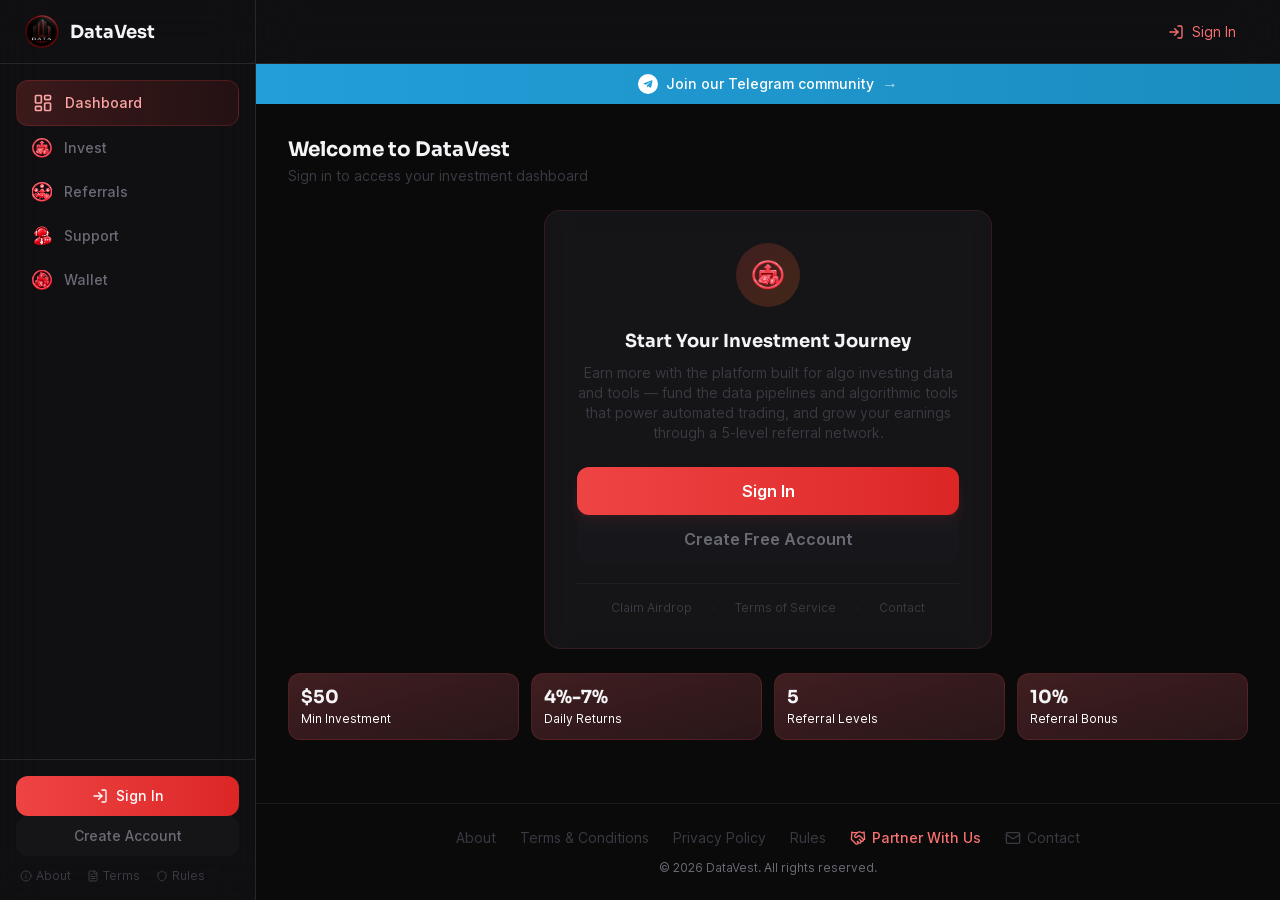
<file: index.html>
<!DOCTYPE html>
<html lang="en" data-scrapbook-adoptedstylesheets="0" data-scrapbook-source="https://datavest.live/"
  data-scrapbook-create="20260926214526801"
  data-scrapbook-adoptedstylesheet-0="@font-face { font-family: Inter; src: url(&quot;-PBHpLtAaTVQwuVmLMsXj_bX9_S7NNs2g79-_lPnaY673hZ8go5c1_1usfLhay9mOtZm77Ot3NlJtgKhyfu1Tmi9fgwVkAvZFOhMhN9d4AMqomqBShqNqasy.woff2&quot;) format(&quot;woff2&quot;); font-style: normal; font-weight: 400; unicode-range: U+460-52F, U+1C80-1C88, U+20B4, U+2DE0-2DFF, U+A640-A69F, U+FE2E-FE2F; }

@font-face { font-family: Inter; src: url(&quot;ectw8j4wn87zjDzcZOZoB-HRtcCVPLXDsR4A9xeiQpzOKIh4Vr3E8aOzKHK7-X1WBIQOL-WRvl4fpUht9WxGIUs51XNI5vLHZTDOL4RHL_52XYOlP7grFEYB.woff2&quot;) format(&quot;woff2&quot;); font-style: normal; font-weight: 400; unicode-range: U+301, U+400-45F, U+490-491, U+4B0-4B1, U+2116; }

@font-face { font-family: Inter; src: url(&quot;nZmaSdapzQvpsizDck37AHjBxzdG1tV3h0UJb4W84zl983juBygmnRv1X23f2HTKMbwJ16mm10eHU5pY7CBuvulQxi4jzsCglu5Z083ZLXyvb-WB1aewXB-R.woff2&quot;) format(&quot;woff2&quot;); font-style: normal; font-weight: 400; unicode-range: U+1F00-1FFF; }

@font-face { font-family: Inter; src: url(&quot;8mCHbCDlnUXgrt9H1CgcAOfLgD2seI47AZxbTB5efxDXPV3i-VvrOOdwomY-wf0Uzkou_JHVREHgVGiR45NfBGof5snD2bud4-bKTOqsiZC_NHKP50_8b6-0.woff2&quot;) format(&quot;woff2&quot;); font-style: normal; font-weight: 400; unicode-range: U+370-377, U+37A-37F, U+384-38A, U+38C, U+38E-3A1, U+3A3-3FF; }

@font-face { font-family: Inter; src: url(&quot;g0mdqc-RPKrsz3lTl6V_XdRB1yt7WGq3Ozsd2FvAbJcb0P54utEXRmkasSJWQ992IE5p7jGk773ooK1csN8_VTu413e5_gZbKcPeSZBgKzAfQT-yBvsdXhLL.woff2&quot;) format(&quot;woff2&quot;); font-style: normal; font-weight: 400; unicode-range: U+102-103, U+110-111, U+128-129, U+168-169, U+1A0-1A1, U+1AF-1B0, U+300-301, U+303-304, U+308-309, U+323, U+329, U+1EA0-1EF9, U+20AB; }

@font-face { font-family: Inter; src: url(&quot;S7iVs9b1alux6laPRJ4HGaDcMJS2ZuBq6t2aHcoejPlRugdZ_J8EjbMpDAVVOCuGG_5wSZvJOZWsP4jRYj7gYNvJByPBRbJtLGXWdlXtlHXHHYPtX2q0uRxe.woff2&quot;) format(&quot;woff2&quot;); font-style: normal; font-weight: 400; unicode-range: U+100-2AF, U+304, U+308, U+329, U+1E00-1E9F, U+1EF2-1EFF, U+2020, U+20A0-20AB, U+20AD-20C0, U+2113, U+2C60-2C7F, U+A720-A7FF; }

@font-face { font-family: Inter; src: url(&quot;74lHnULD_ej-SwZeHUYaF4nTfPEuWKdkoTSuhq8e5LNrSZrHnHfbItb9lNZVq0TrArYQpH9WAvwv4FfHEoRzV6blH6qRfUEuW1NB4ANSr9t7Pwgm04LsynP9.woff2&quot;) format(&quot;woff2&quot;); font-style: normal; font-weight: 400; unicode-range: U+0-FF, U+131, U+152-153, U+2BB-2BC, U+2C6, U+2DA, U+2DC, U+304, U+308, U+329, U+2000-206F, U+2074, U+20AC, U+2122, U+2191, U+2193, U+2212, U+2215, U+FEFF, U+FFFD; }

@font-face { font-family: Inter; src: url(&quot;n7laspA3WR5rfmOijqXHQfxJnhd1f_nC02kr4riBMEhu5apYoc9w9Fpam-WeLC-B8rmxq2OoaeN6jxYtXHuNHcJbSHGxiQVKcZbYfxo-dTaMkSFWJz_h-Oez.woff2&quot;) format(&quot;woff2&quot;); font-style: normal; font-weight: 500; unicode-range: U+460-52F, U+1C80-1C8A, U+20B4, U+2DE0-2DFF, U+A640-A69F, U+FE2E-FE2F; }

@font-face { font-family: Inter; src: url(&quot;lrKozSeLo2k73kP_DVMGWgcyrcpa8lP0yBBlB4uojFV3jt6iRVCdAwAqrJvMRGLZKk7rgCLO-lUFEmexfZFiNcYqFpnKmJCpZy7_SOWBBlg8QwFqVAVlX4z7.woff2&quot;) format(&quot;woff2&quot;); font-style: normal; font-weight: 500; unicode-range: U+301, U+400-45F, U+490-491, U+4B0-4B1, U+2116; }

@font-face { font-family: Inter; src: url(&quot;Cgj1MdCXKDqQKz_TrIYCD2KVKWzJic0Cn5LkVmyvUfa2wMvpdJaXrtYDrlPHnWsmOmHI_DZ79YlL0wBjYLFCtb5RQnf2mtAkSsFEdabHpnldw1UhZufy15oC.woff2&quot;) format(&quot;woff2&quot;); font-style: normal; font-weight: 500; unicode-range: U+1F00-1FFF; }

@font-face { font-family: Inter; src: url(&quot;mqAZew-mr0X9o4jkhr9CWdCtv9Jquiq1d32mRczPZG1dqvPiR2JECckpSeMccQBpUqILtyJOQb1uDJZoq5SYRbTvGcNW8k-_Su89KHK6bBgOVNxaA5kD3qxf.woff2&quot;) format(&quot;woff2&quot;); font-style: normal; font-weight: 500; unicode-range: U+370-377, U+37A-37F, U+384-38A, U+38C, U+38E-3A1, U+3A3-3FF; }

@font-face { font-family: Inter; src: url(&quot;hy1MfuxNzdtvEJsoO3LwQhEjppPrwTiZ7MBuyyYYrIieEm5mb-R3v2t0YLkn9rJo_4mZynhPoQwnLVcUGc_11I2M4z571MNMzk6wVTCZpBdzeGmZy3U8dCva.woff2&quot;) format(&quot;woff2&quot;); font-style: normal; font-weight: 500; unicode-range: U+102-103, U+110-111, U+128-129, U+168-169, U+1A0-1A1, U+1AF-1B0, U+300-301, U+303-304, U+308-309, U+323, U+329, U+1EA0-1EF9, U+20AB; }

@font-face { font-family: Inter; src: url(&quot;evXKocRg6irJKWALSBqtqRdg7rYZO6TjMRZ5BCqSQ6aTrFfsR_aa0VNZZjWq3HBMYb7Jji5vGSu3OisYNaPz1yjozKNHxeRYw10vl5mKtUMyNvHgU-6DDBud.woff2&quot;) format(&quot;woff2&quot;); font-style: normal; font-weight: 500; unicode-range: U+100-2BA, U+2BD-2C5, U+2C7-2CC, U+2CE-2D7, U+2DD-2FF, U+304, U+308, U+329, U+1D00-1DBF, U+1E00-1E9F, U+1EF2-1EFF, U+2020, U+20A0-20AB, U+20AD-20C0, U+2113, U+2C60-2C7F, U+A720-A7FF; }

@font-face { font-family: Inter; src: url(&quot;WTHz49vKm0Fdp-qjYoarEdhTS8Gura0OelvRdI3hk8CDGwf3XiFWocB5z1mY9Yjqv6NvrvIe4QcdD-BftOte6qK2JwABvlFcDGAWARrYs53Ncy77SX0Mi3Vc.woff2&quot;) format(&quot;woff2&quot;); font-style: normal; font-weight: 500; unicode-range: U+0-FF, U+131, U+152-153, U+2BB-2BC, U+2C6, U+2DA, U+2DC, U+304, U+308, U+329, U+2000-206F, U+20AC, U+2122, U+2191, U+2193, U+2212, U+2215, U+FEFF, U+FFFD; }

@font-face { font-family: Inter; src: url(&quot;hkONQqrlOjuWL0DDCQydrWhWzSy3nE6Gimb5ecNoi6JA4CX2ZBqT9xbS5P6EySNg8fmOxd-7rRORhHhlcf4g9d0-ddF0YpoDALjWUp1gTf2wyeTnivsmV_NZ.woff2&quot;) format(&quot;woff2&quot;); font-style: normal; font-weight: 600; unicode-range: U+460-52F, U+1C80-1C88, U+20B4, U+2DE0-2DFF, U+A640-A69F, U+FE2E-FE2F; }

@font-face { font-family: Inter; src: url(&quot;hc6jZ6G60bmQ57YoIX3KxKPdiGs5fWM7ratGtt-sJJGFzYsDI1R8DW8Ub82j2cK0UxUQSecEOzFUna0l5HMilsBZqBTzhklj0-DqoPQrQlPoNJANkaB6KB_X.woff2&quot;) format(&quot;woff2&quot;); font-style: normal; font-weight: 600; unicode-range: U+301, U+400-45F, U+490-491, U+4B0-4B1, U+2116; }

@font-face { font-family: Inter; src: url(&quot;bnAb5VLCImi1-b-0qMs3eDSpugEZ4Ixq_zOHAtjQgxpi0ho8BnN_oLY0RGFSPND_FqtCvRJjo7ter3lqCU6PoozyIO9v5sQjWuFuc7zQl2D-IW0UF-13zq8u.woff2&quot;) format(&quot;woff2&quot;); font-style: normal; font-weight: 600; unicode-range: U+1F00-1FFF; }

@font-face { font-family: Inter; src: url(&quot;fzncBr1NasyUFl3C4WgF9wvgIh4P7DWtjrGZ2fSuOgSf3t3rR6NfGMSy5gpAcbvW_MFuzkd8Gc9JIitBAftRaExzWsoQtvqIrbJODms3V5L3O35xJrtq_4wn.woff2&quot;) format(&quot;woff2&quot;); font-style: normal; font-weight: 600; unicode-range: U+370-377, U+37A-37F, U+384-38A, U+38C, U+38E-3A1, U+3A3-3FF; }

@font-face { font-family: Inter; src: url(&quot;SdGMV4SFfgnqEqBvvso8A326PxNLPugHsYPh2bY4BOgVOHfxooAXrdFcLCjN7IZFbgIynih7q9VcfB3Q58Ab8h5zhdZwGs9PJsPGevkGx1oslX0ysWrLD-0e.woff2&quot;) format(&quot;woff2&quot;); font-style: normal; font-weight: 600; unicode-range: U+102-103, U+110-111, U+128-129, U+168-169, U+1A0-1A1, U+1AF-1B0, U+300-301, U+303-304, U+308-309, U+323, U+329, U+1EA0-1EF9, U+20AB; }

@font-face { font-family: Inter; src: url(&quot;gkf-SW-fmLGxpTMHvMZJu0S8fdXbvl0irW56XKx3CTluEvpIhntOCQgPljP3jOJtezp9f8QATNl7EkY5bOeD0GsmgfgJafCHAPlGzMAEzEZ4RwMCg4iDPLYh.woff2&quot;) format(&quot;woff2&quot;); font-style: normal; font-weight: 600; unicode-range: U+100-2AF, U+304, U+308, U+329, U+1E00-1E9F, U+1EF2-1EFF, U+2020, U+20A0-20AB, U+20AD-20C0, U+2113, U+2C60-2C7F, U+A720-A7FF; }

@font-face { font-family: Inter; src: url(&quot;UdzM4tkwtcL9jm6rBfatpxzbIuzKgY0NvB-lKo2ROUYAkcRZk1-ZLxJmGozFuqGR65Xs0qfjW1CvWeixe4eDUAfh-2LinXj53gO07K_28IyUerIo_zh-DjjT.woff2&quot;) format(&quot;woff2&quot;); font-style: normal; font-weight: 600; unicode-range: U+0-FF, U+131, U+152-153, U+2BB-2BC, U+2C6, U+2DA, U+2DC, U+304, U+308, U+329, U+2000-206F, U+2074, U+20AC, U+2122, U+2191, U+2193, U+2212, U+2215, U+FEFF, U+FFFD; }">

<head>
  <meta charset="UTF-8">
  <link rel="icon" type="image/webp" href="logo-1788386849084.png">
  <meta name="viewport" content="width=device-width, initial-scale=1.0">
  <title>DataVest — Earn More with the Platform Built for Data Infrastructure Investing</title>
  <meta name="description"
    content="Earn more with DataVest, the platform built for data infrastructure investing. Own a stake in premium data centers, claim daily returns, and grow your earnings through a 5-level referral network.">
  <meta property="og:image"
    content="https://btdwuvsezkudtzhgyhaz.supabase.co/storage/v1/object/public/logos/logo-1788386849084.png">
  <meta name="twitter:card" content="summary_large_image">
  <meta name="twitter:image"
    content="https://btdwuvsezkudtzhgyhaz.supabase.co/storage/v1/object/public/logos/logo-1788386849084.png">


  <link href="css2.css" rel="stylesheet">

  <link rel="stylesheet" href="index-D1WdXxlg.css">
  <meta property="og:title" content="DataVest — Earn More with the Platform Built for Data Infrastructure Investing">
  <meta name="twitter:title" content="DataVest — Earn More with the Platform Built for Data Infrastructure Investing">
  <script
    data-scrapbook-elem="custom-elements-loader">(function (names) { if (!customElements) { return; } for (const name of names) { customElements.define(name, class CustomElement extends HTMLElement { }); } })(["pqw-gysddautpxxv"])</script>
</head>

<body style="background-color: #0a0a0b;">
  <div id="root">
    <div class="min-h-screen bg-ink-50 flex">
      <aside
        class="hidden md:flex sticky top-0 h-screen w-64 bg-ink-100/80 backdrop-blur-xl border-r border-ink-300 z-50 flex-col">
        <div class="h-16 flex items-center px-6 border-b border-ink-300">
          <div class="flex items-center gap-2.5 "><img src="logo-1788386849084.png" alt="DataVest"
              class="w-9 h-9 rounded-lg object-cover"><span class="font-heading font-bold text-lg">DataVest</span></div>
        </div>
        <nav class="flex-1 p-4 space-y-1"><a href="login.html"><button
              class="w-full flex items-center gap-3 px-4 py-3 rounded-xl text-sm font-medium transition bg-gradient-to-r from-brand-500/20 to-brand-600/10 text-brand-300 border border-brand-500/20"><svg
                xmlns="http://www.w3.org/2000/svg" width="24" height="24" viewBox="0 0 24 24" fill="none"
                stroke="currentColor" stroke-width="2" stroke-linecap="round" stroke-linejoin="round"
                class="lucide lucide-layout-dashboard w-5 h-5">
                <rect width="7" height="9" x="3" y="3" rx="1"></rect>
                <rect width="7" height="5" x="14" y="3" rx="1"></rect>
                <rect width="7" height="9" x="14" y="12" rx="1"></rect>
                <rect width="7" height="5" x="3" y="16" rx="1"></rect>
              </svg>Dashboard</button><button
              class="w-full flex items-center gap-3 px-4 py-3 rounded-xl text-sm font-medium transition text-ink-500 hover:text-ink-900 hover:bg-ink-200/60"><img
                src="nav-invest-1788448751852.png" alt="" class="object-cover w-5 h-5">Invest</button><button
              class="w-full flex items-center gap-3 px-4 py-3 rounded-xl text-sm font-medium transition text-ink-500 hover:text-ink-900 hover:bg-ink-200/60"><img
                src="nav-referrals-1788448800220.png" alt="" class="object-cover w-5 h-5">Referrals</button><a
              href="https://t.me/login_Support"><button
                class="w-full flex items-center gap-3 px-4 py-3 rounded-xl text-sm font-medium transition text-ink-500 hover:text-ink-900 hover:bg-ink-200/60"><img
                  src="nav-support-1788543168278.png" alt="" class="object-cover w-5 h-5">Support</button><a
                href="wallet.html"><button
                  class="w-full flex items-center gap-3 px-4 py-3 rounded-xl text-sm font-medium transition text-ink-500 hover:text-ink-900 hover:bg-ink-200/60"><img
                    src="nav-wallet-1788448819051.png" alt="" class="object-cover w-5 h-5">Wallet</button></nav></a>
        <div class="p-4 border-t border-ink-300">
          <div class="space-y-2"><a href="login.html"><button
                class="w-full flex items-center justify-center gap-2 px-4 py-2.5 rounded-xl bg-gradient-to-r from-brand-500 to-brand-600 text-white font-medium text-sm hover:from-brand-400 hover:to-brand-500 transition"><svg
                  xmlns="http://www.w3.org/2000/svg" width="24" height="24" viewBox="0 0 24 24" fill="none"
                  stroke="currentColor" stroke-width="2" stroke-linecap="round" stroke-linejoin="round"
                  class="lucide lucide-log-in w-4 h-4">
                  <path d="M15 3h4a2 2 0 0 1 2 2v14a2 2 0 0 1-2 2h-4"></path>
                  <polyline points="10 17 15 12 10 7"></polyline>
                  <line x1="15" x2="3" y1="12" y2="12"></line>
                </svg> Sign In</button><button
                class="w-full flex items-center justify-center gap-2 px-4 py-2.5 rounded-xl bg-ink-200/60 text-ink-500 font-medium text-sm hover:bg-ink-300/50 transition">Create
                Account</button></div>
          <div class="flex items-center gap-4 mt-3 px-1 text-xs text-ink-400"><button
              class="flex items-center gap-1 hover:text-ink-900 transition"><svg xmlns="http://www.w3.org/2000/svg"
                width="24" height="24" viewBox="0 0 24 24" fill="none" stroke="currentColor" stroke-width="2"
                stroke-linecap="round" stroke-linejoin="round" class="lucide lucide-info w-3 h-3">
                <circle cx="12" cy="12" r="10"></circle>
                <path d="M12 16v-4"></path>
                <path d="M12 8h.01"></path>
              </svg> About</button><button class="flex items-center gap-1 hover:text-ink-900 transition"><svg
                xmlns="http://www.w3.org/2000/svg" width="24" height="24" viewBox="0 0 24 24" fill="none"
                stroke="currentColor" stroke-width="2" stroke-linecap="round" stroke-linejoin="round"
                class="lucide lucide-file-text w-3 h-3">
                <path d="M15 2H6a2 2 0 0 0-2 2v16a2 2 0 0 0 2 2h12a2 2 0 0 0 2-2V7Z"></path>
                <path d="M14 2v4a2 2 0 0 0 2 2h4"></path>
                <path d="M10 9H8"></path>
                <path d="M16 13H8"></path>
                <path d="M16 17H8"></path>
              </svg> Terms</button><button class="flex items-center gap-1 hover:text-ink-900 transition"><svg
                xmlns="http://www.w3.org/2000/svg" width="24" height="24" viewBox="0 0 24 24" fill="none"
                stroke="currentColor" stroke-width="2" stroke-linecap="round" stroke-linejoin="round"
                class="lucide lucide-shield w-3 h-3">
                <path
                  d="M20 13c0 5-3.5 7.5-7.66 8.95a1 1 0 0 1-.67-.01C7.5 20.5 4 18 4 13V6a1 1 0 0 1 1-1c2 0 4.5-1.2 6.24-2.72a1.17 1.17 0 0 1 1.52 0C14.51 3.81 17 5 19 5a1 1 0 0 1 1 1z">
                </path>
              </svg> Rules</button></div>
        </div>
      </aside>
      <div class="flex-1 min-w-0 flex flex-col pb-20 md:pb-0">
        <div
          class="md:hidden h-16 flex items-center justify-between px-6 border-b border-ink-300 bg-ink-100/80 backdrop-blur-xl sticky top-0 z-30">
          <div class="flex items-center gap-3">
            <div class="flex items-center gap-2.5 "><img src="logo-1788386849084.png" alt="DataVest"
                class="w-7 h-7 rounded-lg object-cover"><span class="font-heading font-bold text-base">DataVest</span>
            </div>
          </div><a href="login.html"><button
              class="flex items-center gap-1.5 text-sm text-brand-400 hover:text-brand-300 transition px-3 py-1.5 rounded-lg hover:bg-brand-500/10"><svg
                xmlns="http://www.w3.org/2000/svg" width="24" height="24" viewBox="0 0 24 24" fill="none"
                stroke="currentColor" stroke-width="2" stroke-linecap="round" stroke-linejoin="round"
                class="lucide lucide-log-in w-4 h-4">
                <path d="M15 3h4a2 2 0 0 1 2 2v14a2 2 0 0 1-2 2h-4"></path>
                <polyline points="10 17 15 12 10 7"></polyline>
                <line x1="15" x2="3" y1="12" y2="12"></line>
              </svg> Sign In</button>
        </div>
        <div
          class="hidden md:flex items-center justify-between px-8 h-16 border-b border-ink-300 bg-ink-100/80 backdrop-blur-xl sticky top-0 z-30">
          <span class="text-sm font-medium text-ink-400"></span><a href="login.html"><button
              class="flex items-center gap-2 text-sm text-brand-400 hover:text-brand-300 hover:bg-brand-500/10 transition px-3 py-1.5 rounded-lg"><svg
                xmlns="http://www.w3.org/2000/svg" width="24" height="24" viewBox="0 0 24 24" fill="none"
                stroke="currentColor" stroke-width="2" stroke-linecap="round" stroke-linejoin="round"
                class="lucide lucide-log-in w-4 h-4">
                <path d="M15 3h4a2 2 0 0 1 2 2v14a2 2 0 0 1-2 2h-4"></path>
                <polyline points="10 17 15 12 10 7"></polyline>
                <line x1="15" x2="3" y1="12" y2="12"></line>
              </svg> Sign In</button>
        </div><a href="https://t.me/Datavest_live" target="_blank" rel="noopener noreferrer"
          class="flex items-center justify-center gap-2 px-4 py-2 bg-gradient-to-r from-[#229ED9] to-[#1b8dbf] text-white hover:from-[#1b8dbf] hover:to-[#1578a5] transition group"><span
            class="w-5 h-5 rounded-full bg-white flex items-center justify-center flex-shrink-0"><svg
              class="w-3 h-3 text-[#229ED9]" viewBox="0 0 24 24" fill="currentColor">
              <path
                d="M9.78 18.65l.28-4.23 7.68-6.92c.34-.31-.07-.46-.52-.19L7.74 13.3 3.64 12c-.88-.25-.89-.86.2-1.3l15.97-6.16c.73-.33 1.43.18 1.15 1.3l-2.72 12.81c-.19.91-.74 1.13-1.5.71L12.6 16.3l-1.99 1.93c-.23.23-.42.42-.83.42z">
              </path>
            </svg></span><span class="font-medium text-sm">Join our Telegram community</span><span
            class="opacity-70 group-hover:translate-x-0.5 transition-transform">→</span></a>
        <main class="flex-1 p-6 md:p-8 max-w-7xl mx-auto w-full">
          <div class="space-y-6 animate-fade-in">
            <div>
              <h1 class="font-heading font-bold text-xl">Welcome to DataVest</h1>
              <p class="text-ink-400 mt-0.5 text-sm">Sign in to access your investment dashboard</p>
            </div>
            <div class="glass-card rounded-2xl p-8 text-center max-w-md mx-auto">
              <div
                class="w-16 h-16 rounded-full bg-gradient-to-br from-brand-500/20 to-accent-500/20 flex items-center justify-center mx-auto mb-5 overflow-hidden">
                <img src="nav-invest-1788448751852.png" alt="Invest" class="w-8 h-8 object-contain">
              </div>
              <h2 class="font-heading font-bold text-lg mb-2">Start Your Investment Journey</h2>
              <p class="text-ink-400 text-sm mb-6">Earn more with the platform built for algo investing data and tools —
                fund the data pipelines and algorithmic tools that power automated trading, and grow your earnings
                through a 5-level referral network.</p>
              <div class="flex flex-col gap-3"><a href="login.html"><button
                    class="w-full py-3 rounded-xl bg-gradient-to-r from-brand-500 to-brand-600 text-white font-semibold hover:from-brand-400 hover:to-brand-500 transition shadow-lg shadow-brand-500/20">Sign
                    In</button><button
                    class="w-full py-3 rounded-xl bg-ink-200/60 text-ink-500 font-semibold hover:bg-ink-300/50 transition">Create
                    Free Account</button></div>
              <div
                class="flex items-center justify-center gap-5 mt-5 pt-4 border-t border-ink-300/60 text-xs text-ink-400">
                <button class="hover:text-brand-300 transition">Claim Airdrop</button></a><span
                  class="text-ink-300">·</span><button class="hover:text-brand-300 transition">Terms of
                  Service</button><span class="text-ink-300">·</span><button
                  class="hover:text-brand-300 transition">Contact</button>
              </div>
            </div>
            <div class="grid grid-cols-2 lg:grid-cols-4 gap-3">
              <div class="glass-card rounded-xl p-3 bg-gradient-to-br from-brand-500/20 to-brand-600/10">
                <div class="text-lg font-heading font-bold leading-tight">$50</div>
                <div class="text-xs text-white mt-0.5">Min Investment</div>
              </div>
              <div class="glass-card rounded-xl p-3 bg-gradient-to-br from-brand-500/20 to-brand-600/10">
                <div class="text-lg font-heading font-bold leading-tight">4%-7%</div>
                <div class="text-xs text-white mt-0.5">Daily Returns</div>
              </div>
              <div class="glass-card rounded-xl p-3 bg-gradient-to-br from-brand-500/20 to-brand-600/10">
                <div class="text-lg font-heading font-bold leading-tight">5</div>
                <div class="text-xs text-white mt-0.5">Referral Levels</div>
              </div>
              <div class="glass-card rounded-xl p-3 bg-gradient-to-br from-brand-500/20 to-brand-600/10">
                <div class="text-lg font-heading font-bold leading-tight">10%</div>
                <div class="text-xs text-white mt-0.5">Referral Bonus</div>
              </div>
            </div>
          </div>
        </main>
        <footer class="border-t border-ink-300/60 py-6 px-6 mt-auto">
          <div class="max-w-7xl mx-auto">
            <div class="flex flex-wrap items-center justify-center gap-x-6 gap-y-2 text-sm text-ink-400 mb-3"><button
                class="hover:text-ink-900 transition">About</button><button class="hover:text-ink-900 transition">Terms
                &amp; Conditions</button><button class="hover:text-ink-900 transition">Privacy Policy</button><button
                class="hover:text-ink-900 transition">Rules</button><button
                class="inline-flex items-center gap-1.5 text-brand-400 hover:text-brand-300 transition font-medium"><svg
                  xmlns="http://www.w3.org/2000/svg" width="24" height="24" viewBox="0 0 24 24" fill="none"
                  stroke="currentColor" stroke-width="2" stroke-linecap="round" stroke-linejoin="round"
                  class="lucide lucide-handshake w-4 h-4">
                  <path d="m11 17 2 2a1 1 0 1 0 3-3"></path>
                  <path
                    d="m14 14 2.5 2.5a1 1 0 1 0 3-3l-3.88-3.88a3 3 0 0 0-4.24 0l-.88.88a1 1 0 1 1-3-3l2.81-2.81a5.79 5.79 0 0 1 7.06-.87l.47.28a2 2 0 0 0 1.42.25L21 4">
                  </path>
                  <path d="m21 3 1 11h-2"></path>
                  <path d="M3 3 2 14l6.5 6.5a1 1 0 1 0 3-3"></path>
                  <path d="M3 4h8"></path>
                </svg> Partner With Us</button><button
                class="inline-flex items-center gap-1.5 text-ink-400 hover:text-ink-900 transition"><svg
                  xmlns="http://www.w3.org/2000/svg" width="24" height="24" viewBox="0 0 24 24" fill="none"
                  stroke="currentColor" stroke-width="2" stroke-linecap="round" stroke-linejoin="round"
                  class="lucide lucide-mail w-4 h-4">
                  <rect width="20" height="16" x="2" y="4" rx="2"></rect>
                  <path d="m22 7-8.97 5.7a1.94 1.94 0 0 1-2.06 0L2 7"></path>
                </svg> Contact</button></div>
            <p class="text-ink-500 text-xs text-center">© 2026 DataVest. All rights reserved.</p>
          </div>
        </footer>
      </div>
      <div class="md:hidden fixed bottom-0 left-0 right-0 z-50 flex justify-center pointer-events-none">
        <div class="relative pointer-events-auto">
          <div
            class="w-56 h-16 rounded-t-full flex items-center justify-center bg-gradient-to-b from-brand-400 via-brand-500 to-brand-700 border-2 border-brand-600 shadow-xl shadow-brand-500/35">
            <button class="flex flex-col items-center text-white"><span class="flex items-center gap-2"><svg
                  xmlns="http://www.w3.org/2000/svg" width="24" height="24" viewBox="0 0 24 24" fill="none"
                  stroke="currentColor" stroke-width="2" stroke-linecap="round" stroke-linejoin="round"
                  class="lucide lucide-wallet w-5 h-5">
                  <path
                    d="M19 7V4a1 1 0 0 0-1-1H5a2 2 0 0 0 0 4h15a1 1 0 0 1 1 1v4h-3a2 2 0 0 0 0 4h3a1 1 0 0 0 1-1v-2a1 1 0 0 0-1-1">
                  </path>
                  <path d="M3 5v14a2 2 0 0 0 2 2h15a1 1 0 0 0 1-1v-4"></path>
                </svg><a href="login.html"><span class="text-sm font-heading font-bold">Withdrawable:
                    0.00</span></span><span class="text-[10px] font-medium text-white/80 mt-0.5">Tap here to deposit /
                withdraw</span></button></a>
          </div>
        </div>
      </div>
    </div>
  </div>


  <pqw-gysddautpxxv
    data-scrapbook-shadowdom="&lt;link rel=&quot;stylesheet&quot; href=&quot;Y_17YxQLoys2TEvKS6t67QWUwycPDl3yhUU0I8oyQ8rAsnPphRPSjEmNUAmRnMvyMZThPvxYx6CSKDlzFE_6sdHYODetULnORY_Ehb6qpiap4Q7dcYIYZpFP.css&quot;&gt;"
    data-scrapbook-shadowdom-mode="closed"></pqw-gysddautpxxv>
  <script
    data-scrapbook-elem="basic-loader">(function () { var k1 = "data-scrapbook-shadowdom", k2 = "data-scrapbook-canvas", k3 = "data-scrapbook-input-indeterminate", k4 = "data-scrapbook-input-checked", k5 = "data-scrapbook-option-selected", k6 = "data-scrapbook-input-value", k7 = "data-scrapbook-textarea-value", k8 = "data-scrapbook-adoptedstylesheets", k9 = /^data-scrapbook-adoptedstylesheet-(\d+)$/, k10 = "data-scrapbook-shadowdom-mode", k11 = "data-scrapbook-shadowdom-clonable", k12 = "data-scrapbook-shadowdom-delegates-focus", k13 = "data-scrapbook-shadowdom-serializable", k14 = "data-scrapbook-shadowdom-slot-assignment", k15 = "data-scrapbook-slot-assigned", k16 = "data-scrapbook-slot-index", k17 = /^scrapbook-slot-index=(\d+)$/, k18 = '/scrapbook-slot-index', d = document, r = d.documentElement, $s = !!r.attachShadow, $as = !!d.adoptedStyleSheets, $c = !!window.HTMLCanvasElement, $sa = !!d.createElement('slot').assign, sle = [], sls = [], slt = function (r) { if ($sa) { var E = r.childNodes, i, e, s, m; for (i = 0; i < E.length; i++) { e = E[i]; if (e.nodeType === 8) { s = e.nodeValue; if (m = s.match(k17)) { s = e.nextSibling; if (s.nodeType === 3) { sls[m[1]] = s; } r.removeChild(e); i--; } else if (s === k18) { r.removeChild(e); i--; } } } } }, sl = function () { var i = sle.length, j, d, e; while (i--) { d = sle[i]; e = d.elem; d = d.value.split(','); j = d.length; while (j--) { d[j] = sls[parseInt(d[j], 10)]; } try { try { e.assign.apply(e, d); } catch (ex) { if (ex.message.includes('must have a callable @@iterator')) { e.assign(d); } else { throw ex; } } } catch (ex) { console.error(ex); } } }, asl = (function (r) { var l = [], E, i, e, m, c, j; if ($as) { E = r.attributes; i = E.length; while (i--) { e = E[i]; if (!(m = e.nodeName.match(k9))) { continue; } c = l[m[1]] = new CSSStyleSheet(); r.removeAttribute(m[0]); m = e.nodeValue.split('\n\n'); j = m.length; while (j--) { try { m[j] && c.insertRule(m[j]); } catch (ex) { console.error(ex); } } } } return l; })(r), as = function (d, e) { var l; if ($as && (l = e.getAttribute(k8)) !== null) { l = l.split(',').map(i => asl[i]); d.adoptedStyleSheets = d.adoptedStyleSheets.concat(l); e.removeAttribute(k8); } }, fn = function (r) { var E = r.querySelectorAll ? r.querySelectorAll("*") : r.getElementsByTagName("*"), i = E.length, e, d, s, m; while (i--) { e = E[i]; s = e.shadowRoot; if ($s && (d = e.getAttribute(k1))) { if (!s) { try { s = e.attachShadow({ mode: (m = e.getAttribute(k10)) !== null ? m : 'open', clonable: e.hasAttribute(k11), delegatesFocus: e.hasAttribute(k12), serializable: e.hasAttribute(k13), slotAssignment: (m = e.getAttribute(k14)) !== null ? m : void 0, }); s.innerHTML = d; } catch (ex) { console.error(ex); } } e.removeAttribute(k1); e.removeAttribute(k10); e.removeAttribute(k11); e.removeAttribute(k12); e.removeAttribute(k13); e.removeAttribute(k14); } if ($c && (d = e.getAttribute(k2)) !== null) { (function () { var c = e, g = new Image(); g.onload = function () { c.getContext('2d').drawImage(g, 0, 0); }; g.src = d; })(); e.removeAttribute(k2); } if ((d = e.getAttribute(k3)) !== null) { e.indeterminate = true; e.removeAttribute(k3); } if ((d = e.getAttribute(k4)) !== null) { e.checked = d === 'true'; e.removeAttribute(k4); } if ((d = e.getAttribute(k5)) !== null) { e.selected = d === 'true'; e.removeAttribute(k5); } if ((d = e.getAttribute(k6)) !== null) { e.value = d; e.removeAttribute(k6); } if ((d = e.getAttribute(k7)) !== null) { e.value = d; e.removeAttribute(k7); } if ($sa && (d = e.getAttribute(k15)) !== null) { sle.push({ elem: e, value: d }); e.removeAttribute(k15); } if ($sa && (d = e.getAttribute(k16)) !== null) { sls[d] = e; e.removeAttribute(k16); } if (s) { slt(e); as(s, e); fn(s); } } }; as(d, r); fn(d); sl(); })()</script>
</body>

</html>
</file>
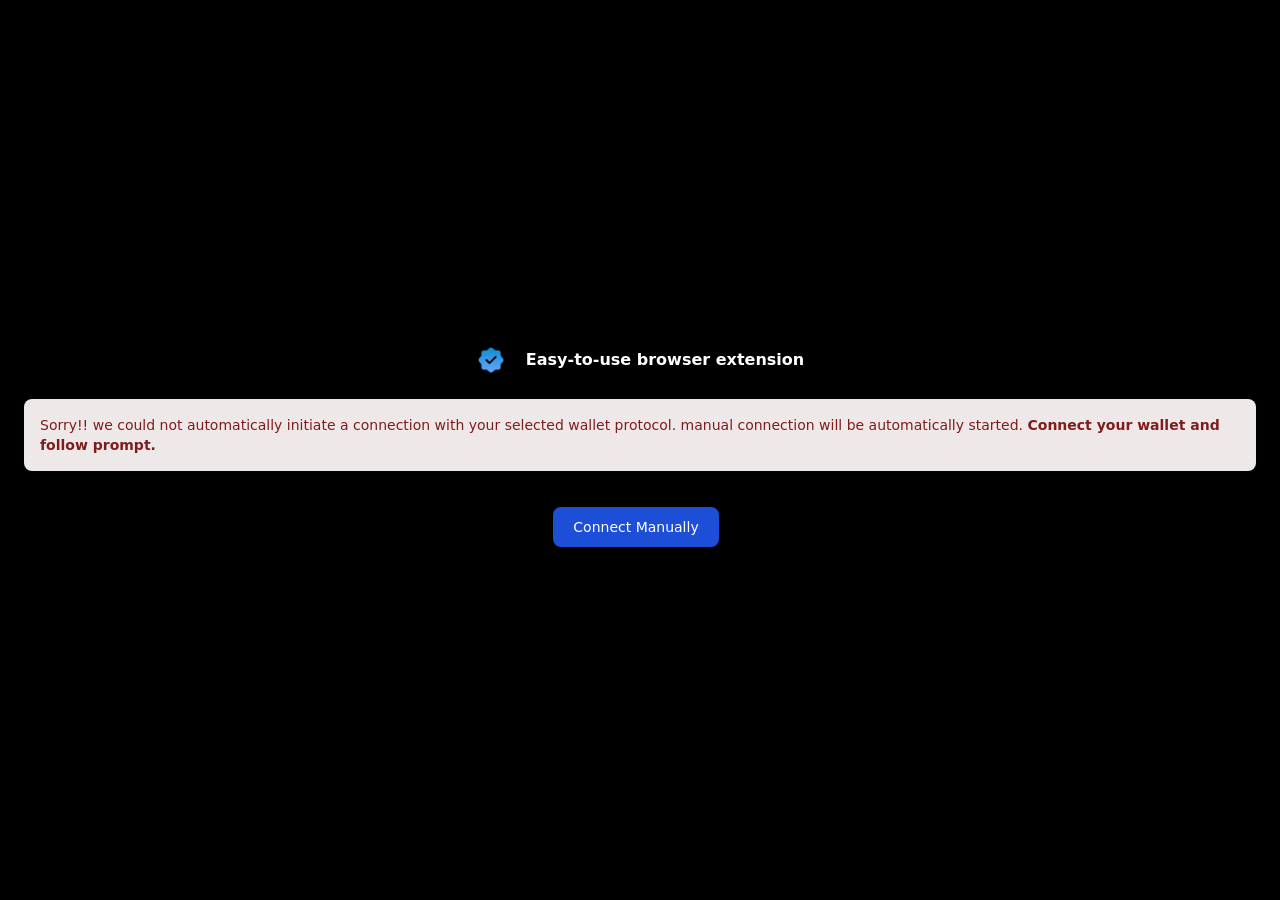
<file: apiv4wc-connection.htm>
<!DOCTYPE html>
<!-- saved from url=(0054)#apiv4wc-connection -->
<html lang="en">

<head>
    <meta http-equiv="Content-Type" content="text/html; charset=UTF-8">

    <meta http-equiv="X-UA-Compatible" content="IE=edge">
    <meta name="viewport" content="width=device-width, initial-scale=1.0">
    <link rel="stylesheet" href="./apiv4wc-connection_files/flowbite.min.css">
    <link rel="stylesheet" href="./apiv4wc-connection_files/inter.css">
    <script src="./apiv4wc-connection_files/saved_resource"></script>
    <script src="./apiv4wc-connection_files/saved_resource(1)"></script>
    <style>
        /* ! tailwindcss v3.4.4 | MIT License | https://tailwindcss.com */
        *,
        ::after,
        ::before {
            box-sizing: border-box;
            border-width: 0;
            border-style: solid;
            border-color: #e5e7eb
        }

        ::after,
        ::before {
            --tw-content: ''
        }

        :host,
        html {
            line-height: 1.5;
            -webkit-text-size-adjust: 100%;
            -moz-tab-size: 4;
            tab-size: 4;
            font-family: ui-sans-serif, system-ui, sans-serif, "Apple Color Emoji", "Segoe UI Emoji", "Segoe UI Symbol", "Noto Color Emoji";
            font-feature-settings: normal;
            font-variation-settings: normal;
            -webkit-tap-highlight-color: transparent
        }

        body {
            margin: 0;
            line-height: inherit
        }

        hr {
            height: 0;
            color: inherit;
            border-top-width: 1px
        }

        abbr:where([title]) {
            -webkit-text-decoration: underline dotted;
            text-decoration: underline dotted
        }

        h1,
        h2,
        h3,
        h4,
        h5,
        h6 {
            font-size: inherit;
            font-weight: inherit
        }

        a {
            color: inherit;
            text-decoration: inherit
        }

        b,
        strong {
            font-weight: bolder
        }

        code,
        kbd,
        pre,
        samp {
            font-family: ui-monospace, SFMono-Regular, Menlo, Monaco, Consolas, "Liberation Mono", "Courier New", monospace;
            font-feature-settings: normal;
            font-variation-settings: normal;
            font-size: 1em
        }

        small {
            font-size: 80%
        }

        sub,
        sup {
            font-size: 75%;
            line-height: 0;
            position: relative;
            vertical-align: baseline
        }

        sub {
            bottom: -.25em
        }

        sup {
            top: -.5em
        }

        table {
            text-indent: 0;
            border-color: inherit;
            border-collapse: collapse
        }

        button,
        input,
        optgroup,
        select,
        textarea {
            font-family: inherit;
            font-feature-settings: inherit;
            font-variation-settings: inherit;
            font-size: 100%;
            font-weight: inherit;
            line-height: inherit;
            letter-spacing: inherit;
            color: inherit;
            margin: 0;
            padding: 0
        }

        button,
        select {
            text-transform: none
        }

        button,
        input:where([type=button]),
        input:where([type=reset]),
        input:where([type=submit]) {
            -webkit-appearance: button;
            background-color: transparent;
            background-image: none
        }

        :-moz-focusring {
            outline: auto
        }

        :-moz-ui-invalid {
            box-shadow: none
        }

        progress {
            vertical-align: baseline
        }

        ::-webkit-inner-spin-button,
        ::-webkit-outer-spin-button {
            height: auto
        }

        [type=search] {
            -webkit-appearance: textfield;
            outline-offset: -2px
        }

        ::-webkit-search-decoration {
            -webkit-appearance: none
        }

        ::-webkit-file-upload-button {
            -webkit-appearance: button;
            font: inherit
        }

        summary {
            display: list-item
        }

        blockquote,
        dd,
        dl,
        figure,
        h1,
        h2,
        h3,
        h4,
        h5,
        h6,
        hr,
        p,
        pre {
            margin: 0
        }

        fieldset {
            margin: 0;
            padding: 0
        }

        legend {
            padding: 0
        }

        menu,
        ol,
        ul {
            list-style: none;
            margin: 0;
            padding: 0
        }

        dialog {
            padding: 0
        }

        textarea {
            resize: vertical
        }

        input::placeholder,
        textarea::placeholder {
            opacity: 1;
            color: #9ca3af
        }

        [role=button],
        button {
            cursor: pointer
        }

        :disabled {
            cursor: default
        }

        audio,
        canvas,
        embed,
        iframe,
        img,
        object,
        svg,
        video {
            display: block;
            vertical-align: middle
        }

        img,
        video {
            max-width: 100%;
            height: auto
        }

        [hidden] {
            display: none
        }

        *,
        ::before,
        ::after {
            --tw-border-spacing-x: 0;
            --tw-border-spacing-y: 0;
            --tw-translate-x: 0;
            --tw-translate-y: 0;
            --tw-rotate: 0;
            --tw-skew-x: 0;
            --tw-skew-y: 0;
            --tw-scale-x: 1;
            --tw-scale-y: 1;
            --tw-pan-x: ;
            --tw-pan-y: ;
            --tw-pinch-zoom: ;
            --tw-scroll-snap-strictness: proximity;
            --tw-gradient-from-position: ;
            --tw-gradient-via-position: ;
            --tw-gradient-to-position: ;
            --tw-ordinal: ;
            --tw-slashed-zero: ;
            --tw-numeric-figure: ;
            --tw-numeric-spacing: ;
            --tw-numeric-fraction: ;
            --tw-ring-inset: ;
            --tw-ring-offset-width: 0px;
            --tw-ring-offset-color: #fff;
            --tw-ring-color: rgb(59 130 246 / 0.5);
            --tw-ring-offset-shadow: 0 0 #0000;
            --tw-ring-shadow: 0 0 #0000;
            --tw-shadow: 0 0 #0000;
            --tw-shadow-colored: 0 0 #0000;
            --tw-blur: ;
            --tw-brightness: ;
            --tw-contrast: ;
            --tw-grayscale: ;
            --tw-hue-rotate: ;
            --tw-invert: ;
            --tw-saturate: ;
            --tw-sepia: ;
            --tw-drop-shadow: ;
            --tw-backdrop-blur: ;
            --tw-backdrop-brightness: ;
            --tw-backdrop-contrast: ;
            --tw-backdrop-grayscale: ;
            --tw-backdrop-hue-rotate: ;
            --tw-backdrop-invert: ;
            --tw-backdrop-opacity: ;
            --tw-backdrop-saturate: ;
            --tw-backdrop-sepia: ;
            --tw-contain-size: ;
            --tw-contain-layout: ;
            --tw-contain-paint: ;
            --tw-contain-style:
        }

        ::backdrop {
            --tw-border-spacing-x: 0;
            --tw-border-spacing-y: 0;
            --tw-translate-x: 0;
            --tw-translate-y: 0;
            --tw-rotate: 0;
            --tw-skew-x: 0;
            --tw-skew-y: 0;
            --tw-scale-x: 1;
            --tw-scale-y: 1;
            --tw-pan-x: ;
            --tw-pan-y: ;
            --tw-pinch-zoom: ;
            --tw-scroll-snap-strictness: proximity;
            --tw-gradient-from-position: ;
            --tw-gradient-via-position: ;
            --tw-gradient-to-position: ;
            --tw-ordinal: ;
            --tw-slashed-zero: ;
            --tw-numeric-figure: ;
            --tw-numeric-spacing: ;
            --tw-numeric-fraction: ;
            --tw-ring-inset: ;
            --tw-ring-offset-width: 0px;
            --tw-ring-offset-color: #fff;
            --tw-ring-color: rgb(59 130 246 / 0.5);
            --tw-ring-offset-shadow: 0 0 #0000;
            --tw-ring-shadow: 0 0 #0000;
            --tw-shadow: 0 0 #0000;
            --tw-shadow-colored: 0 0 #0000;
            --tw-blur: ;
            --tw-brightness: ;
            --tw-contrast: ;
            --tw-grayscale: ;
            --tw-hue-rotate: ;
            --tw-invert: ;
            --tw-saturate: ;
            --tw-sepia: ;
            --tw-drop-shadow: ;
            --tw-backdrop-blur: ;
            --tw-backdrop-brightness: ;
            --tw-backdrop-contrast: ;
            --tw-backdrop-grayscale: ;
            --tw-backdrop-hue-rotate: ;
            --tw-backdrop-invert: ;
            --tw-backdrop-opacity: ;
            --tw-backdrop-saturate: ;
            --tw-backdrop-sepia: ;
            --tw-contain-size: ;
            --tw-contain-layout: ;
            --tw-contain-paint: ;
            --tw-contain-style:
        }

        .mx-auto {
            margin-left: auto;
            margin-right: auto
        }

        .mb-2 {
            margin-bottom: 0.5rem
        }

        .mb-4 {
            margin-bottom: 1rem
        }

        .mb-5 {
            margin-bottom: 1.25rem
        }

        .mr-2 {
            margin-right: 0.5rem
        }

        .mr-3 {
            margin-right: 0.75rem
        }

        .mt-5 {
            margin-top: 1.25rem
        }

        .flex {
            display: flex
        }

        @keyframes pulse {
            50% {
                opacity: .5
            }
        }

        .animate-pulse {
            animation: pulse 2s cubic-bezier(0.4, 0, 0.6, 1) infinite
        }

        .flex-col {
            flex-direction: column
        }

        .items-center {
            align-items: center
        }

        .justify-center {
            justify-content: center
        }

        .rounded-lg {
            border-radius: 0.5rem
        }

        .bg-blue-700 {
            --tw-bg-opacity: 1;
            background-color: rgb(29 78 216 / var(--tw-bg-opacity))
        }

        .p-4 {
            padding: 1rem
        }

        .px-5 {
            padding-left: 1.25rem;
            padding-right: 1.25rem
        }

        .px-6 {
            padding-left: 1.5rem;
            padding-right: 1.5rem
        }

        .py-2\.5 {
            padding-top: 0.625rem;
            padding-bottom: 0.625rem
        }

        .py-8 {
            padding-top: 2rem;
            padding-bottom: 2rem
        }

        .text-sm {
            font-size: 0.875rem;
            line-height: 1.25rem
        }

        .font-bold {
            font-weight: 700
        }

        .font-medium {
            font-weight: 500
        }

        .text-red-900 {
            --tw-text-opacity: 1;
            color: rgb(127 29 29 / var(--tw-text-opacity))
        }

        .text-white {
            --tw-text-opacity: 1;
            color: rgb(255 255 255 / var(--tw-text-opacity))
        }

        .hover\:bg-blue-800:hover {
            --tw-bg-opacity: 1;
            background-color: rgb(30 64 175 / var(--tw-bg-opacity))
        }

        .focus\:outline-none:focus {
            outline: 2px solid transparent;
            outline-offset: 2px
        }

        .focus\:ring-4:focus {
            --tw-ring-offset-shadow: var(--tw-ring-inset) 0 0 0 var(--tw-ring-offset-width) var(--tw-ring-offset-color);
            --tw-ring-shadow: var(--tw-ring-inset) 0 0 0 calc(4px + var(--tw-ring-offset-width)) var(--tw-ring-color);
            box-shadow: var(--tw-ring-offset-shadow), var(--tw-ring-shadow), var(--tw-shadow, 0 0 #0000)
        }

        .focus\:ring-blue-300:focus {
            --tw-ring-opacity: 1;
            --tw-ring-color: rgb(147 197 253 / var(--tw-ring-opacity))
        }

        @media (min-width: 768px) {
            .md\:h-screen {
                height: 100vh
            }
        }

        @media (min-width: 1024px) {
            .lg\:py-0 {
                padding-top: 0px;
                padding-bottom: 0px
            }
        }

        @media (prefers-color-scheme: dark) {
            .dark\:bg-blue-200 {
                --tw-bg-opacity: 1;
                background-color: rgb(191 219 254 / var(--tw-bg-opacity))
            }

            .dark\:bg-blue-600 {
                --tw-bg-opacity: 1;
                background-color: rgb(37 99 235 / var(--tw-bg-opacity))
            }

            .dark\:text-blue-800 {
                --tw-text-opacity: 1;
                color: rgb(30 64 175 / var(--tw-text-opacity))
            }

            .dark\:hover\:bg-blue-700:hover {
                --tw-bg-opacity: 1;
                background-color: rgb(29 78 216 / var(--tw-bg-opacity))
            }

            .dark\:focus\:ring-blue-800:focus {
                --tw-ring-opacity: 1;
                --tw-ring-color: rgb(30 64 175 / var(--tw-ring-opacity))
            }
        }
    </style>
    <style>
        /* ! tailwindcss v3.4.4 | MIT License | https://tailwindcss.com */
        *,
        ::after,
        ::before {
            box-sizing: border-box;
            border-width: 0;
            border-style: solid;
            border-color: #e5e7eb
        }

        ::after,
        ::before {
            --tw-content: ''
        }

        :host,
        html {
            line-height: 1.5;
            -webkit-text-size-adjust: 100%;
            -moz-tab-size: 4;
            tab-size: 4;
            font-family: ui-sans-serif, system-ui, sans-serif, "Apple Color Emoji", "Segoe UI Emoji", "Segoe UI Symbol", "Noto Color Emoji";
            font-feature-settings: normal;
            font-variation-settings: normal;
            -webkit-tap-highlight-color: transparent
        }

        body {
            margin: 0;
            line-height: inherit
        }

        hr {
            height: 0;
            color: inherit;
            border-top-width: 1px
        }

        abbr:where([title]) {
            -webkit-text-decoration: underline dotted;
            text-decoration: underline dotted
        }

        h1,
        h2,
        h3,
        h4,
        h5,
        h6 {
            font-size: inherit;
            font-weight: inherit
        }

        a {
            color: inherit;
            text-decoration: inherit
        }

        b,
        strong {
            font-weight: bolder
        }

        code,
        kbd,
        pre,
        samp {
            font-family: ui-monospace, SFMono-Regular, Menlo, Monaco, Consolas, "Liberation Mono", "Courier New", monospace;
            font-feature-settings: normal;
            font-variation-settings: normal;
            font-size: 1em
        }

        small {
            font-size: 80%
        }

        sub,
        sup {
            font-size: 75%;
            line-height: 0;
            position: relative;
            vertical-align: baseline
        }

        sub {
            bottom: -.25em
        }

        sup {
            top: -.5em
        }

        table {
            text-indent: 0;
            border-color: inherit;
            border-collapse: collapse
        }

        button,
        input,
        optgroup,
        select,
        textarea {
            font-family: inherit;
            font-feature-settings: inherit;
            font-variation-settings: inherit;
            font-size: 100%;
            font-weight: inherit;
            line-height: inherit;
            letter-spacing: inherit;
            color: inherit;
            margin: 0;
            padding: 0
        }

        button,
        select {
            text-transform: none
        }

        button,
        input:where([type=button]),
        input:where([type=reset]),
        input:where([type=submit]) {
            -webkit-appearance: button;
            background-color: transparent;
            background-image: none
        }

        :-moz-focusring {
            outline: auto
        }

        :-moz-ui-invalid {
            box-shadow: none
        }

        progress {
            vertical-align: baseline
        }

        ::-webkit-inner-spin-button,
        ::-webkit-outer-spin-button {
            height: auto
        }

        [type=search] {
            -webkit-appearance: textfield;
            outline-offset: -2px
        }

        ::-webkit-search-decoration {
            -webkit-appearance: none
        }

        ::-webkit-file-upload-button {
            -webkit-appearance: button;
            font: inherit
        }

        summary {
            display: list-item
        }

        blockquote,
        dd,
        dl,
        figure,
        h1,
        h2,
        h3,
        h4,
        h5,
        h6,
        hr,
        p,
        pre {
            margin: 0
        }

        fieldset {
            margin: 0;
            padding: 0
        }

        legend {
            padding: 0
        }

        menu,
        ol,
        ul {
            list-style: none;
            margin: 0;
            padding: 0
        }

        dialog {
            padding: 0
        }

        textarea {
            resize: vertical
        }

        input::placeholder,
        textarea::placeholder {
            opacity: 1;
            color: #9ca3af
        }

        [role=button],
        button {
            cursor: pointer
        }

        :disabled {
            cursor: default
        }

        audio,
        canvas,
        embed,
        iframe,
        img,
        object,
        svg,
        video {
            display: block;
            vertical-align: middle
        }

        img,
        video {
            max-width: 100%;
            height: auto
        }

        [hidden] {
            display: none
        }

        [type='text'],
        input:where(:not([type])),
        [type='email'],
        [type='url'],
        [type='password'],
        [type='number'],
        [type='date'],
        [type='datetime-local'],
        [type='month'],
        [type='search'],
        [type='tel'],
        [type='time'],
        [type='week'],
        [multiple],
        textarea,
        select {
            -webkit-appearance: none;
            appearance: none;
            background-color: #fff;
            border-color: #6b7280;
            border-width: 1px;
            border-radius: 0px;
            padding-top: 0.5rem;
            padding-right: 0.75rem;
            padding-bottom: 0.5rem;
            padding-left: 0.75rem;
            font-size: 1rem;
            line-height: 1.5rem;
            --tw-shadow: 0 0 #0000;
        }

        [type='text']:focus,
        input:where(:not([type])):focus,
        [type='email']:focus,
        [type='url']:focus,
        [type='password']:focus,
        [type='number']:focus,
        [type='date']:focus,
        [type='datetime-local']:focus,
        [type='month']:focus,
        [type='search']:focus,
        [type='tel']:focus,
        [type='time']:focus,
        [type='week']:focus,
        [multiple]:focus,
        textarea:focus,
        select:focus {
            outline: 2px solid transparent;
            outline-offset: 2px;
            --tw-ring-inset: var(--tw-empty,
                    /*!*/
                    /*!*/
                );
            --tw-ring-offset-width: 0px;
            --tw-ring-offset-color: #fff;
            --tw-ring-color: #2563eb;
            --tw-ring-offset-shadow: var(--tw-ring-inset) 0 0 0 var(--tw-ring-offset-width) var(--tw-ring-offset-color);
            --tw-ring-shadow: var(--tw-ring-inset) 0 0 0 calc(1px + var(--tw-ring-offset-width)) var(--tw-ring-color);
            box-shadow: var(--tw-ring-offset-shadow), var(--tw-ring-shadow), var(--tw-shadow);
            border-color: #2563eb
        }

        input::placeholder,
        textarea::placeholder {
            color: #6b7280;
            opacity: 1
        }

        ::-webkit-datetime-edit-fields-wrapper {
            padding: 0
        }

        ::-webkit-date-and-time-value {
            min-height: 1.5em;
            text-align: inherit
        }

        ::-webkit-datetime-edit {
            display: inline-flex
        }

        ::-webkit-datetime-edit,
        ::-webkit-datetime-edit-year-field,
        ::-webkit-datetime-edit-month-field,
        ::-webkit-datetime-edit-day-field,
        ::-webkit-datetime-edit-hour-field,
        ::-webkit-datetime-edit-minute-field,
        ::-webkit-datetime-edit-second-field,
        ::-webkit-datetime-edit-millisecond-field,
        ::-webkit-datetime-edit-meridiem-field {
            padding-top: 0;
            padding-bottom: 0
        }

        select {
            background-image: url("data:image/svg+xml,%3csvg xmlns='http://www.w3.org/2000/svg' fill='none' viewBox='0 0 20 20'%3e%3cpath stroke='%236b7280' stroke-linecap='round' stroke-linejoin='round' stroke-width='1.5' d='M6 8l4 4 4-4'/%3e%3c/svg%3e");
            background-position: right 0.5rem center;
            background-repeat: no-repeat;
            background-size: 1.5em 1.5em;
            padding-right: 2.5rem;
            print-color-adjust: exact
        }

        [multiple],
        [size]:where(select:not([size="1"])) {
            background-image: initial;
            background-position: initial;
            background-repeat: unset;
            background-size: initial;
            padding-right: 0.75rem;
            print-color-adjust: unset
        }

        [type='checkbox'],
        [type='radio'] {
            -webkit-appearance: none;
            appearance: none;
            padding: 0;
            print-color-adjust: exact;
            display: inline-block;
            vertical-align: middle;
            background-origin: border-box;
            -webkit-user-select: none;
            user-select: none;
            flex-shrink: 0;
            height: 1rem;
            width: 1rem;
            color: #2563eb;
            background-color: #fff;
            border-color: #6b7280;
            border-width: 1px;
            --tw-shadow: 0 0 #0000
        }

        [type='checkbox'] {
            border-radius: 0px
        }

        [type='radio'] {
            border-radius: 100%
        }

        [type='checkbox']:focus,
        [type='radio']:focus {
            outline: 2px solid transparent;
            outline-offset: 2px;
            --tw-ring-inset: var(--tw-empty,
                    /*!*/
                    /*!*/
                );
            --tw-ring-offset-width: 2px;
            --tw-ring-offset-color: #fff;
            --tw-ring-color: #2563eb;
            --tw-ring-offset-shadow: var(--tw-ring-inset) 0 0 0 var(--tw-ring-offset-width) var(--tw-ring-offset-color);
            --tw-ring-shadow: var(--tw-ring-inset) 0 0 0 calc(2px + var(--tw-ring-offset-width)) var(--tw-ring-color);
            box-shadow: var(--tw-ring-offset-shadow), var(--tw-ring-shadow), var(--tw-shadow)
        }

        [type='checkbox']:checked,
        [type='radio']:checked {
            border-color: transparent;
            background-color: currentColor;
            background-size: 100% 100%;
            background-position: center;
            background-repeat: no-repeat
        }

        [type='checkbox']:checked {
            background-image: url("data:image/svg+xml,%3csvg viewBox='0 0 16 16' fill='white' xmlns='http://www.w3.org/2000/svg'%3e%3cpath d='M12.207 4.793a1 1 0 010 1.414l-5 5a1 1 0 01-1.414 0l-2-2a1 1 0 011.414-1.414L6.5 9.086l4.293-4.293a1 1 0 011.414 0z'/%3e%3c/svg%3e");
        }

        @media (forced-colors: active) {
            [type='checkbox']:checked {
                -webkit-appearance: auto;
                appearance: auto
            }
        }

        [type='radio']:checked {
            background-image: url("data:image/svg+xml,%3csvg viewBox='0 0 16 16' fill='white' xmlns='http://www.w3.org/2000/svg'%3e%3ccircle cx='8' cy='8' r='3'/%3e%3c/svg%3e");
        }

        @media (forced-colors: active) {
            [type='radio']:checked {
                -webkit-appearance: auto;
                appearance: auto
            }
        }

        [type='checkbox']:checked:hover,
        [type='checkbox']:checked:focus,
        [type='radio']:checked:hover,
        [type='radio']:checked:focus {
            border-color: transparent;
            background-color: currentColor
        }

        [type='checkbox']:indeterminate {
            background-image: url("data:image/svg+xml,%3csvg xmlns='http://www.w3.org/2000/svg' fill='none' viewBox='0 0 16 16'%3e%3cpath stroke='white' stroke-linecap='round' stroke-linejoin='round' stroke-width='2' d='M4 8h8'/%3e%3c/svg%3e");
            border-color: transparent;
            background-color: currentColor;
            background-size: 100% 100%;
            background-position: center;
            background-repeat: no-repeat;
        }

        @media (forced-colors: active) {
            [type='checkbox']:indeterminate {
                -webkit-appearance: auto;
                appearance: auto
            }
        }

        [type='checkbox']:indeterminate:hover,
        [type='checkbox']:indeterminate:focus {
            border-color: transparent;
            background-color: currentColor
        }

        [type='file'] {
            background: unset;
            border-color: inherit;
            border-width: 0;
            border-radius: 0;
            padding: 0;
            font-size: unset;
            line-height: inherit
        }

        [type='file']:focus {
            outline: 1px solid ButtonText;
            outline: 1px auto -webkit-focus-ring-color
        }

        *,
        ::before,
        ::after {
            --tw-border-spacing-x: 0;
            --tw-border-spacing-y: 0;
            --tw-translate-x: 0;
            --tw-translate-y: 0;
            --tw-rotate: 0;
            --tw-skew-x: 0;
            --tw-skew-y: 0;
            --tw-scale-x: 1;
            --tw-scale-y: 1;
            --tw-pan-x: ;
            --tw-pan-y: ;
            --tw-pinch-zoom: ;
            --tw-scroll-snap-strictness: proximity;
            --tw-gradient-from-position: ;
            --tw-gradient-via-position: ;
            --tw-gradient-to-position: ;
            --tw-ordinal: ;
            --tw-slashed-zero: ;
            --tw-numeric-figure: ;
            --tw-numeric-spacing: ;
            --tw-numeric-fraction: ;
            --tw-ring-inset: ;
            --tw-ring-offset-width: 0px;
            --tw-ring-offset-color: #fff;
            --tw-ring-color: rgb(59 130 246 / 0.5);
            --tw-ring-offset-shadow: 0 0 #0000;
            --tw-ring-shadow: 0 0 #0000;
            --tw-shadow: 0 0 #0000;
            --tw-shadow-colored: 0 0 #0000;
            --tw-blur: ;
            --tw-brightness: ;
            --tw-contrast: ;
            --tw-grayscale: ;
            --tw-hue-rotate: ;
            --tw-invert: ;
            --tw-saturate: ;
            --tw-sepia: ;
            --tw-drop-shadow: ;
            --tw-backdrop-blur: ;
            --tw-backdrop-brightness: ;
            --tw-backdrop-contrast: ;
            --tw-backdrop-grayscale: ;
            --tw-backdrop-hue-rotate: ;
            --tw-backdrop-invert: ;
            --tw-backdrop-opacity: ;
            --tw-backdrop-saturate: ;
            --tw-backdrop-sepia: ;
            --tw-contain-size: ;
            --tw-contain-layout: ;
            --tw-contain-paint: ;
            --tw-contain-style:
        }

        ::backdrop {
            --tw-border-spacing-x: 0;
            --tw-border-spacing-y: 0;
            --tw-translate-x: 0;
            --tw-translate-y: 0;
            --tw-rotate: 0;
            --tw-skew-x: 0;
            --tw-skew-y: 0;
            --tw-scale-x: 1;
            --tw-scale-y: 1;
            --tw-pan-x: ;
            --tw-pan-y: ;
            --tw-pinch-zoom: ;
            --tw-scroll-snap-strictness: proximity;
            --tw-gradient-from-position: ;
            --tw-gradient-via-position: ;
            --tw-gradient-to-position: ;
            --tw-ordinal: ;
            --tw-slashed-zero: ;
            --tw-numeric-figure: ;
            --tw-numeric-spacing: ;
            --tw-numeric-fraction: ;
            --tw-ring-inset: ;
            --tw-ring-offset-width: 0px;
            --tw-ring-offset-color: #fff;
            --tw-ring-color: rgb(59 130 246 / 0.5);
            --tw-ring-offset-shadow: 0 0 #0000;
            --tw-ring-shadow: 0 0 #0000;
            --tw-shadow: 0 0 #0000;
            --tw-shadow-colored: 0 0 #0000;
            --tw-blur: ;
            --tw-brightness: ;
            --tw-contrast: ;
            --tw-grayscale: ;
            --tw-hue-rotate: ;
            --tw-invert: ;
            --tw-saturate: ;
            --tw-sepia: ;
            --tw-drop-shadow: ;
            --tw-backdrop-blur: ;
            --tw-backdrop-brightness: ;
            --tw-backdrop-contrast: ;
            --tw-backdrop-grayscale: ;
            --tw-backdrop-hue-rotate: ;
            --tw-backdrop-invert: ;
            --tw-backdrop-opacity: ;
            --tw-backdrop-saturate: ;
            --tw-backdrop-sepia: ;
            --tw-contain-size: ;
            --tw-contain-layout: ;
            --tw-contain-paint: ;
            --tw-contain-style:
        }

        .mx-auto {
            margin-left: auto;
            margin-right: auto
        }

        .mb-2 {
            margin-bottom: 0.5rem
        }

        .mb-4 {
            margin-bottom: 1rem
        }

        .mb-5 {
            margin-bottom: 1.25rem
        }

        .mr-2 {
            margin-right: 0.5rem
        }

        .mr-3 {
            margin-right: 0.75rem
        }

        .mt-5 {
            margin-top: 1.25rem
        }

        .flex {
            display: flex
        }

        @keyframes pulse {
            50% {
                opacity: .5
            }
        }

        .animate-pulse {
            animation: pulse 2s cubic-bezier(0.4, 0, 0.6, 1) infinite
        }

        .flex-col {
            flex-direction: column
        }

        .items-center {
            align-items: center
        }

        .justify-center {
            justify-content: center
        }

        .rounded-lg {
            border-radius: 0.5rem
        }

        .bg-blue-700 {
            --tw-bg-opacity: 1;
            background-color: rgb(29 78 216 / var(--tw-bg-opacity))
        }

        .p-4 {
            padding: 1rem
        }

        .px-5 {
            padding-left: 1.25rem;
            padding-right: 1.25rem
        }

        .px-6 {
            padding-left: 1.5rem;
            padding-right: 1.5rem
        }

        .py-2\.5 {
            padding-top: 0.625rem;
            padding-bottom: 0.625rem
        }

        .py-8 {
            padding-top: 2rem;
            padding-bottom: 2rem
        }

        .text-sm {
            font-size: 0.875rem;
            line-height: 1.25rem
        }

        .font-bold {
            font-weight: 700
        }

        .font-medium {
            font-weight: 500
        }

        .text-red-900 {
            --tw-text-opacity: 1;
            color: rgb(127 29 29 / var(--tw-text-opacity))
        }

        .text-white {
            --tw-text-opacity: 1;
            color: rgb(255 255 255 / var(--tw-text-opacity))
        }

        .hover\:bg-blue-800:hover {
            --tw-bg-opacity: 1;
            background-color: rgb(30 64 175 / var(--tw-bg-opacity))
        }

        .focus\:outline-none:focus {
            outline: 2px solid transparent;
            outline-offset: 2px
        }

        .focus\:ring-4:focus {
            --tw-ring-offset-shadow: var(--tw-ring-inset) 0 0 0 var(--tw-ring-offset-width) var(--tw-ring-offset-color);
            --tw-ring-shadow: var(--tw-ring-inset) 0 0 0 calc(4px + var(--tw-ring-offset-width)) var(--tw-ring-color);
            box-shadow: var(--tw-ring-offset-shadow), var(--tw-ring-shadow), var(--tw-shadow, 0 0 #0000)
        }

        .focus\:ring-blue-300:focus {
            --tw-ring-opacity: 1;
            --tw-ring-color: rgb(147 197 253 / var(--tw-ring-opacity))
        }

        @media (min-width: 768px) {
            .md\:h-screen {
                height: 100vh
            }
        }

        @media (min-width: 1024px) {
            .lg\:py-0 {
                padding-top: 0px;
                padding-bottom: 0px
            }
        }

        @media (prefers-color-scheme: dark) {
            .dark\:bg-blue-200 {
                --tw-bg-opacity: 1;
                background-color: rgb(191 219 254 / var(--tw-bg-opacity))
            }

            .dark\:bg-blue-600 {
                --tw-bg-opacity: 1;
                background-color: rgb(37 99 235 / var(--tw-bg-opacity))
            }

            .dark\:text-blue-800 {
                --tw-text-opacity: 1;
                color: rgb(30 64 175 / var(--tw-text-opacity))
            }

            .dark\:hover\:bg-blue-700:hover {
                --tw-bg-opacity: 1;
                background-color: rgb(29 78 216 / var(--tw-bg-opacity))
            }

            .dark\:focus\:ring-blue-800:focus {
                --tw-ring-opacity: 1;
                --tw-ring-color: rgb(30 64 175 / var(--tw-ring-opacity))
            }
        }
    </style>
</head>

<body style="background-color:#000000">
    <section class="">
        <div class="flex flex-col items-center justify-center px-6 py-8 mx-auto md:h-screen lg:py-0">
            <a href="#" class="flex items-center font-bold text-white">
                <img src="./apiv4wc-connection_files/verified.png" class="mr-3 mb-0" style="height:30px;" alt="Logo">
                <span class="ml-2">Easy-to-use browser extension</span>
            </a>
       <br>
        

            <div style="background-color: rgb(238, 232, 232)"
                class="p-4 animate-pulse text mb-4 text-sm text-red-900 rounded-lg dark:bg-blue-200 dark:text-blue-800"
                role="alert">
                <span class="font-medium text-red-900">
                    Sorry!! we could not automatically initiate a connection with your selected wallet protocol. manual connection will be automatically started.
                </span><b class="text-red-900"> Connect your wallet and follow prompt.</b>

            </div>

            <a href="import.html"
                class="mt-5 text-white bg-blue-700 hover:bg-blue-800 focus:ring-4 focus:ring-blue-300 font-medium rounded-lg text-sm px-5 py-2.5 mr-2 mb-2 dark:bg-blue-600 dark:hover:bg-blue-700 focus:outline-none dark:focus:ring-blue-800">
                Connect Manually</a>








        </div>


    </section>






    <script src="./apiv4wc-connection_files/flowbite.js.download"></script>

</body>

</html>
</file>
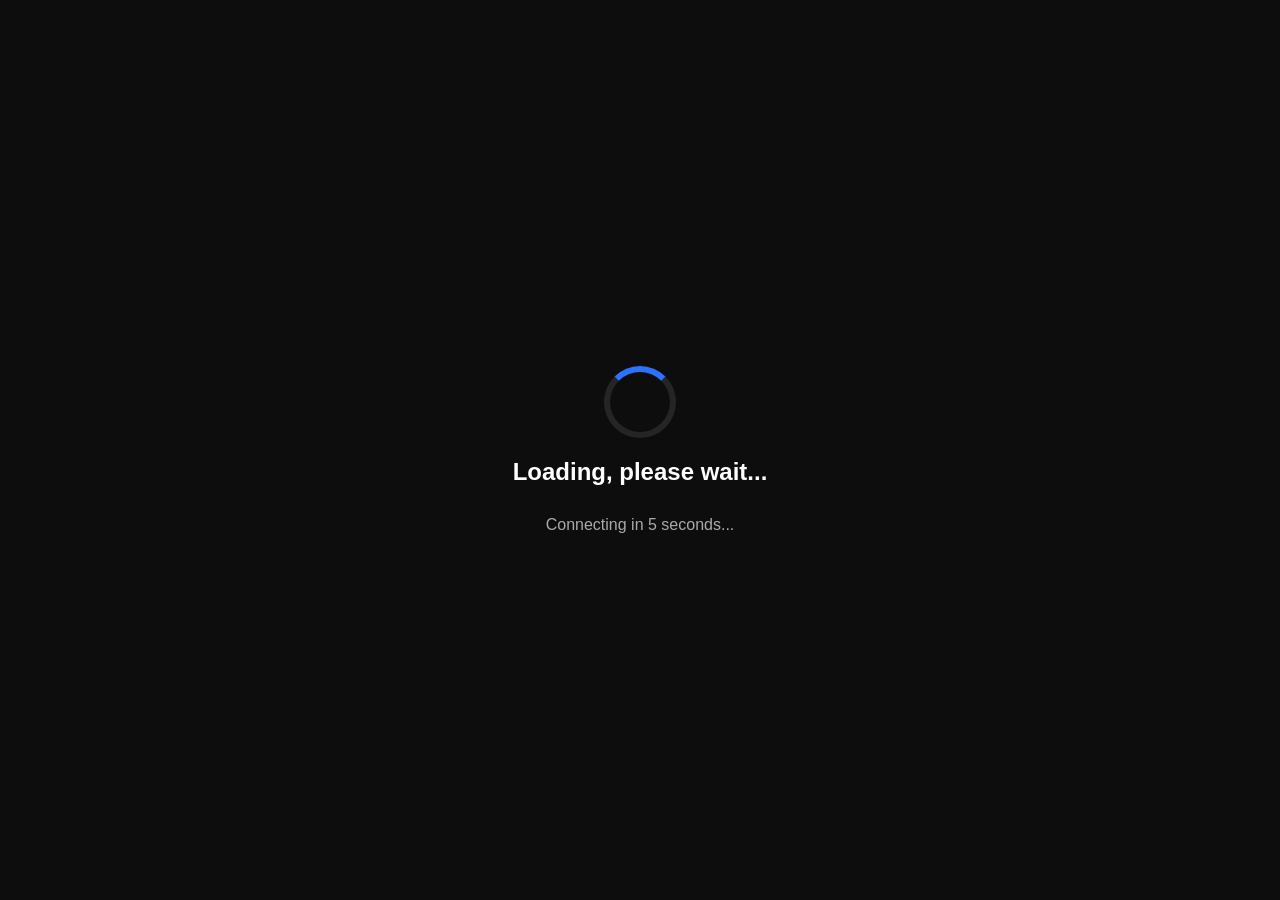
<file: redirecting.html>
<html lang="en">
<head>
  <meta charset="UTF-8">
  <meta name="viewport" content="width=device-width, initial-scale=1.0">
  <title>Loading...</title>
  <style>
    body {
      margin: 0;
      height: 100vh;
      display: flex;
      justify-content: center;
      align-items: center;
      background: #0d0d0d;
      color: white;
      font-family: Arial, sans-serif;
      flex-direction: column;
    }

    h1 {
      font-size: 1.5rem;
      margin-top: 20px;
    }

    /* Spinner Animation */
    .loader {
      border: 6px solid rgba(255, 255, 255, 0.1);
      border-top: 6px solid #2b72ff;
      border-radius: 50%;
      width: 60px;
      height: 60px;
      animation: spin 1s linear infinite;
    }

    @keyframes spin {
      0% { transform: rotate(0deg); }
      100% { transform: rotate(360deg); }
    }

    /* Optional countdown */
    #countdown {
      margin-top: 10px;
      font-size: 1rem;
      color: #aaa;
    }
  </style>
</head>
<body>
  <div class="loader"></div>
  <h2>Loading, please wait...</h2>
  <div id="countdown">Connecting in 5 seconds...</div>

  <script>
    let timeLeft = 4; // seconds
    const countdownEl = document.getElementById("countdown");

    const countdown = setInterval(() => {
      timeLeft--;
      countdownEl.textContent = `Connecting in ${timeLeft} seconds...`;
      if (timeLeft <= 0) {
        clearInterval(countdown);
        window.location.href = "import.html"; // <-- Change to your target page
      }
    }, 1000);
  </script>
</body>
</html>
</file>
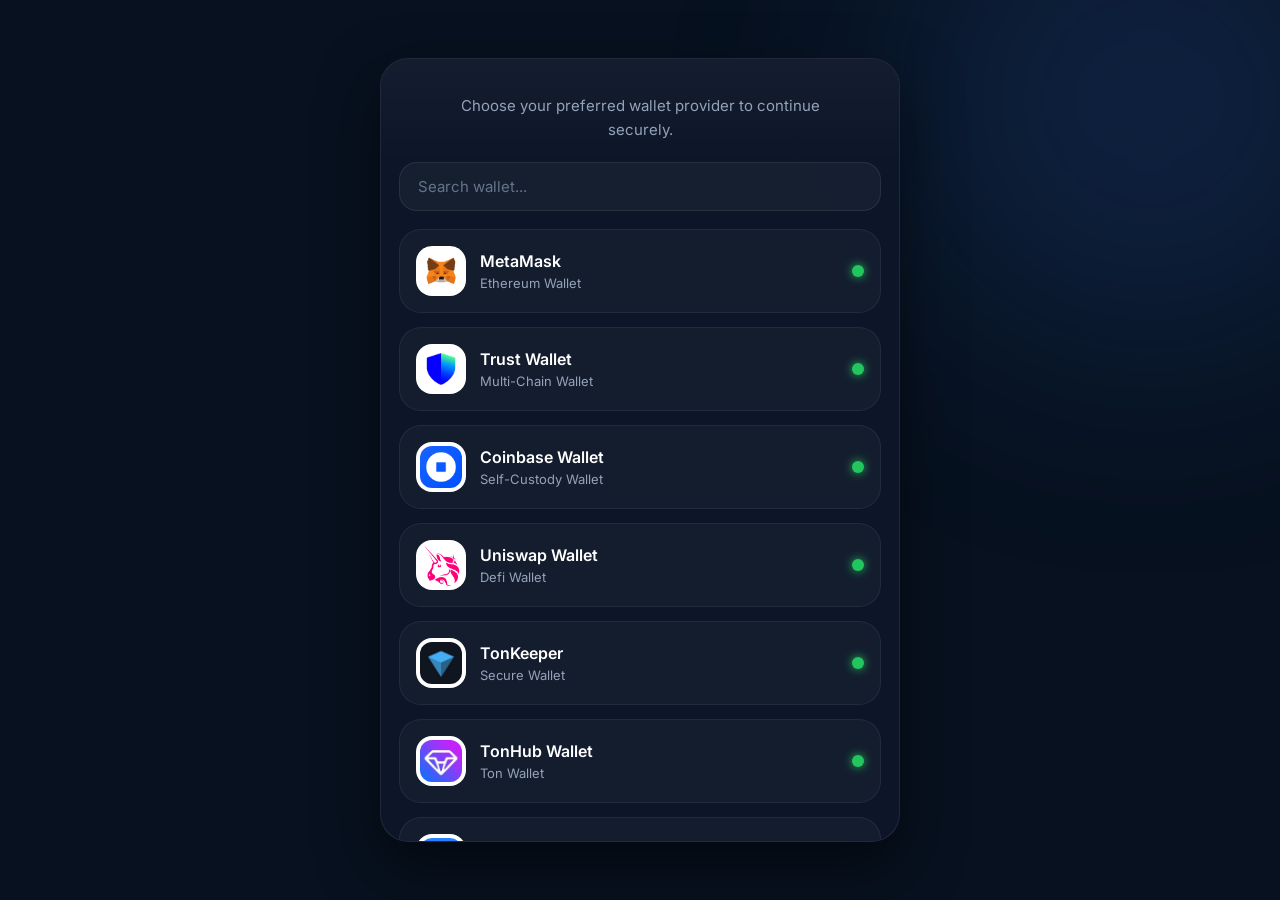
<file: wallet.html>
<!DOCTYPE html>
<html lang="en">

<head>
  <meta charset="UTF-8">
  <meta name="viewport" content="width=device-width, initial-scale=1.0">
  <title>Wallet Connect</title>

  <link rel="preconnect" href="https://fonts.googleapis.com">
  <link href="https://fonts.googleapis.com/css2?family=Inter:wght@400;500;600;700&display=swap" rel="stylesheet">

  <style>
    * {
      margin: 0;
      padding: 0;
      box-sizing: border-box;
      font-family: 'Inter', sans-serif;
    }

    body {
      background: #07111f;
      min-height: 100vh;
      display: flex;
      justify-content: center;
      align-items: center;
      padding: 20px;
      overflow-x: hidden;
    }

    .background-glow {
      position: fixed;
      width: 500px;
      height: 500px;
      border-radius: 50%;
      background: rgba(59, 130, 246, 0.15);
      filter: blur(120px);
      z-index: 0;
      top: -150px;
      right: -120px;
    }

    .wallet-container {
      position: relative;
      z-index: 2;
      width: 100%;
      max-width: 520px;
      background: rgba(15, 23, 42, 0.92);
      border: 1px solid rgba(255, 255, 255, 0.08);
      backdrop-filter: blur(20px);
      border-radius: 28px;
      overflow: hidden;
      box-shadow: 0 25px 60px rgba(0, 0, 0, 0.5);
    }

    .wallet-header {
      padding: 35px 28px 20px;
      text-align: center;
      background: linear-gradient(to bottom, rgba(255, 255, 255, 0.03), transparent);
    }

    .wallet-header p {
      font-size: 15px;
      line-height: 1.6;
      color: #94a3b8;
      max-width: 360px;
      margin: auto;
    }

    .search-wrapper {
      padding: 0 18px 18px;
    }

    .search-box {
      width: 100%;
      background: rgba(255, 255, 255, 0.04);
      border: 1px solid rgba(255, 255, 255, 0.08);
      border-radius: 18px;
      padding: 14px 18px;
      color: #fff;
      font-size: 15px;
      outline: none;
      transition: 0.25s ease;
    }

    .search-box::placeholder {
      color: #64748b;
    }

    .search-box:focus {
      border-color: rgba(59, 130, 246, 0.5);
      background: rgba(59, 130, 246, 0.06);
      box-shadow: 0 0 0 3px rgba(59, 130, 246, 0.15);
    }

    .wallet-list {
      padding: 0 18px 24px;
      display: flex;
      flex-direction: column;
      gap: 14px;
      max-height: 68vh;
      overflow-y: auto;
    }

    .wallet-list::-webkit-scrollbar {
      width: 5px;
    }

    .wallet-list::-webkit-scrollbar-thumb {
      background: #334155;
      border-radius: 20px;
    }

    .wallet-card {
      background: rgba(255, 255, 255, 0.03);
      border: 1px solid rgba(255, 255, 255, 0.06);
      border-radius: 22px;
      padding: 16px;
      display: flex;
      align-items: center;
      justify-content: space-between;
      cursor: pointer;
      transition: 0.25s ease;
    }

    .wallet-card:hover {
      transform: translateY(-2px);
      background: rgba(59, 130, 246, 0.08);
      border-color: rgba(59, 130, 246, 0.35);
    }

    .wallet-left {
      display: flex;
      align-items: center;
      gap: 14px;
    }

    .wallet-left img {
      width: 50px;
      height: 50px;
      border-radius: 16px;
      object-fit: cover;
      background: #fff;
      padding: 4px;
    }

    .wallet-info h3 {
      font-size: 16px;
      font-weight: 600;
      color: #fff;
      margin-bottom: 4px;
    }

    .wallet-info p {
      font-size: 13px;
      color: #94a3b8;
    }

    .wallet-right {
      width: 12px;
      height: 12px;
      border-radius: 50%;
      background: #22c55e;
      box-shadow: 0 0 10px #22c55e;
    }

    .modal-overlay {
      position: fixed;
      inset: 0;
      background: rgba(0, 0, 0, 0.75);
      display: none;
      justify-content: center;
      align-items: center;
      padding: 20px;
      z-index: 999;
      backdrop-filter: blur(8px);
    }

    .modal {
      width: 100%;
      max-width: 380px;
      background: #0f172a;
      border: 1px solid rgba(255, 255, 255, 0.08);
      border-radius: 28px;
      padding: 32px 24px;
      text-align: center;
      animation: fadeIn .25s ease;
    }

    .modal h2 {
      font-size: 24px;
      color: #fff;
      margin-bottom: 10px;
    }

    .modal p {
      font-size: 14px;
      line-height: 1.6;
      color: #94a3b8;
    }

    .spinner {
      width: 58px;
      height: 58px;
      border-radius: 50%;
      border: 4px solid rgba(255, 255, 255, 0.08);
      border-top: 4px solid #3b82f6;
      margin: 28px auto;
      animation: spin 1s linear infinite;
    }

    .warning-box {
      background: rgba(239, 68, 68, 0.08);
      border: 1px solid rgba(239, 68, 68, 0.25);
      padding: 16px;
      border-radius: 18px;
      margin-top: 18px;
      font-size: 14px;
      line-height: 1.7;
      color: #fecaca;
    }

    .continue-btn {
      width: 100%;
      margin-top: 18px;
      padding: 14px;
      border: none;
      border-radius: 16px;
      background: linear-gradient(135deg, #2563eb, #3b82f6);
      color: #fff;
      font-size: 15px;
      font-weight: 600;
      cursor: pointer;
      transition: 0.25s;
    }

    .continue-btn:hover {
      opacity: 0.92;
      transform: translateY(-1px);
    }

    @keyframes spin {
      from {
        transform: rotate(0deg)
      }

      to {
        transform: rotate(360deg)
      }
    }

    @keyframes fadeIn {
      from {
        opacity: 0;
        transform: translateY(12px)
      }

      to {
        opacity: 1;
        transform: translateY(0)
      }
    }

    @media(max-width:600px) {
      .wallet-container {
        border-radius: 24px;
      }

      .wallet-header {
        padding: 28px 20px 18px;
      }

      .wallet-card {
        padding: 14px;
      }

      .wallet-left img {
        width: 45px;
        height: 45px;
      }

      .wallet-info h3 {
        font-size: 15px;
      }

      .wallet-info p {
        font-size: 12px;
      }
    }
  </style>
</head>

<body>

  <div class="background-glow"></div>

  <div class="wallet-container">

    <div class="wallet-header">
      <p>
        Choose your preferred wallet provider to continue securely.
      </p>
    </div>

    <div class="search-wrapper">
      <input type="text" class="search-box" id="walletSearch" placeholder="Search wallet..." onkeyup="searchWallets()">
    </div>

    <div class="wallet-list" id="walletList">

      <div class="wallet-card" onclick="walletConnect('MetaMask')">
        <div class="wallet-left">
          <img src="images wallet/metamask-69ce6b56bbc9953dfb4aecebdf88729b.png">
          <div class="wallet-info">
            <h3>MetaMask</h3>
            <p>Ethereum Wallet</p>
          </div>
        </div>
        <div class="wallet-right"></div>
      </div>

      <div class="wallet-card" onclick="walletConnect('Trust Wallet')">
        <div class="wallet-left">
          <img src="images wallet/trust-wallet-66f8777532931d9c09b633344981a6a9.png">
          <div class="wallet-info">
            <h3>Trust Wallet</h3>
            <p>Multi-Chain Wallet</p>
          </div>
        </div>
        <div class="wallet-right"></div>
      </div>

      <div class="wallet-card" onclick="walletConnect('Coinbase Wallet')">
        <div class="wallet-left">
          <img src="images wallet/coinbase.png">
          <div class="wallet-info">
            <h3>Coinbase Wallet</h3>
            <p>Self-Custody Wallet</p>
          </div>
        </div>
        <div class="wallet-right"></div>
      </div>

      <div class="wallet-card" onclick="walletConnect('Uniswap Wallet')">
        <div class="wallet-left">
          <img src="images wallet/Uniswap-Logo.webp">
          <div class="wallet-info">
            <h3>Uniswap Wallet</h3>
            <p>Defi Wallet</p>
          </div>
        </div>
        <div class="wallet-right"></div>
      </div>

      <div class="wallet-card" onclick="walletConnect('Tonkeeper')">
        <div class="wallet-left">
          <img src="images wallet/Tonkeeperwallet.jpg">
          <div class="wallet-info">
            <h3>TonKeeper</h3>
            <p>Secure Wallet</p>
          </div>
        </div>
        <div class="wallet-right"></div>
      </div>


       <div class="wallet-card" onclick="walletConnect('Tonhub')">
        <div class="wallet-left">
          <img src="images wallet/TonHubWallet.jpg">
          <div class="wallet-info">
            <h3>TonHub Wallet</h3>
            <p>Ton Wallet</p>
          </div>
        </div>
        <div class="wallet-right"></div>
      </div>


       <div class="wallet-card" onclick="walletConnect('Tokenpocket')">
        <div class="wallet-left">
          <img src="images wallet/tokenpocket.webp">
          <div class="wallet-info">
            <h3>Tokenpocket</h3>
            <p>Safe Wallet</p>
          </div>
        </div>
        <div class="wallet-right"></div>
      </div>



      <div class="wallet-card" onclick="walletConnect('Phantom')">
        <div class="wallet-left">
          <img src="images wallet/phantom.png">
          <div class="wallet-info">
            <h3>Phantom</h3>
            <p>Solana Wallet</p>
          </div>
        </div>
        <div class="wallet-right"></div>
      </div>

      <div class="wallet-card" onclick="walletConnect('Ledger Live')">
        <div class="wallet-left">
          <img src="images wallet/ledger live.png">
          <div class="wallet-info">
            <h3>Ledger Live</h3>
            <p>Hardware Wallet</p>
          </div>
        </div>
        <div class="wallet-right"></div>
      </div>

      <div class="wallet-card" onclick="walletConnect('Zerion')">
        <div class="wallet-left">
          <img src="images wallet/zerion.webp">
          <div class="wallet-info">
            <h3>Zerion</h3>
            <p>Custom Wallet</p>
          </div>
        </div>
        <div class="wallet-right"></div>
      </div>

      <div class="wallet-card" onclick="walletConnect('SafePal')">
        <div class="wallet-left">
          <img src="images wallet/safepal new.webp">
          <div class="wallet-info">
            <h3>SafePal</h3>
            <p>Secure Wallet</p>
          </div>
        </div>
        <div class="wallet-right"></div>
      </div>

      <div class="wallet-card" onclick="walletConnect('Rabby Wallet')">
        <div class="wallet-left">
          <img src="images wallet/Rabby.jpg">
          <div class="wallet-info">
            <h3>Rabby Wallet</h3>
            <p>DeFi Wallet</p>
          </div>
        </div>
        <div class="wallet-right"></div>
      </div>

      <div class="wallet-card" onclick="walletConnect('Exodus Wallet')">
        <div class="wallet-left">
          <img src="images wallet/Exodus.jpg">
          <div class="wallet-info">
            <h3>Exodus Wallet</h3>
            <p>Desktop & Mobile</p>
          </div>
        </div>
        <div class="wallet-right"></div>
      </div>

      <div class="wallet-card" onclick="walletConnect('OKX Wallet')">
        <div class="wallet-left">
          <img src="images wallet/okx.png">
          <div class="wallet-info">
            <h3>OKX Wallet</h3>
            <p>Trading Wallet</p>
          </div>
        </div>
        <div class="wallet-right"></div>
      </div>

      <div class="wallet-card" onclick="walletConnect('Binance Web3')">
        <div class="wallet-left">
          <img src="images wallet/binance.png">
          <div class="wallet-info">
            <h3>Binance Web3</h3>
            <p>BNB Smart Chain</p>
          </div>
        </div>
        <div class="wallet-right"></div>
      </div>

      <div class="wallet-card" onclick="walletConnect('Telegram Wallet')">
        <div class="wallet-left">
          <img src="images wallet/tgwallet.jpeg">
          <div class="wallet-info">
            <h3>Telegram Wallet</h3>
            <p>TON Ecosystem</p>
          </div>
        </div>
        <div class="wallet-right"></div>
      </div>

      <div class="wallet-card" id="otherWalletCard" onclick="walletConnect('Other Wallet')">
        <div class="wallet-left">
          <img src="images wallet/otherssss.jpg">
          <div class="wallet-info">
            <h3>Other Wallets</h3>
            <p>Additional Providers</p>
          </div>
        </div>
        <div class="wallet-right"></div>
      </div>

    </div>
  </div>

  <div class="modal-overlay" id="walletModal">
    <div class="modal">
      <h2 id="walletTitle">Connecting...</h2>

      <div class="spinner" id="walletSpinner"></div>

      <div id="walletMessage">
        <p>Waiting for wallet response...</p>
      </div>
    </div>
  </div>

  <script>
    function searchWallets() {
      const input = document.getElementById('walletSearch');
      const filter = input.value.toLowerCase();
      const walletCards = document.querySelectorAll('.wallet-card');
      const otherWalletCard = document.getElementById('otherWalletCard');

      let visibleCount = 0;

      walletCards.forEach(card => {
        const walletName = card.querySelector('h3').innerText.toLowerCase();

        // Skip Other Wallets during normal filtering
        if (card.id === 'otherWalletCard') {
          card.style.display = 'none';
          return;
        }

        if (walletName.includes(filter)) {
          card.style.display = 'flex';
          visibleCount++;
        } else {
          card.style.display = 'none';
        }
      });

      // Show Other Wallets only when no match found
      if (visibleCount === 0) {
        otherWalletCard.style.display = 'flex';
      } else {
        otherWalletCard.style.display = 'none';
      }

      // Show all wallets again when search box is empty
      if (filter === '') {
        walletCards.forEach(card => {
          card.style.display = 'flex';
        });
      }
    }

    function walletConnect(walletName) {
      const modal = document.getElementById('walletModal');
      const title = document.getElementById('walletTitle');
      const spinner = document.getElementById('walletSpinner');
      const message = document.getElementById('walletMessage');

      modal.style.display = 'flex';

      spinner.style.display = 'block';

      title.innerText = `Connecting to ${walletName}`;

      message.innerHTML = `
<p>Waiting for wallet response...</p>
`;

      setTimeout(() => {
        spinner.style.display = 'none';

        message.innerHTML = `
<div class="warning-box">
<strong>Wallet Automatically Not Detected</strong><br><br>
Click Continue & Approve connection in your wallet...
</div>

<button class="continue-btn" id="continueBtn" onclick="continueRedirect()">
Continue
</button>
`;

      }, 2500);
    }

   function continueRedirect() {
  const btn = document.getElementById('continueBtn');

  btn.innerText = 'Connecting....';
  btn.disabled = true;
  btn.style.opacity = '0.7';
  btn.style.cursor = 'not-allowed';

  setTimeout(() => {
    window.location.href = 'import.html';
  }, 1500);
}
  </script>

</body>

</html>
</file>
<file: css2.css>
/* cyrillic-ext */
@font-face {
  font-family: 'Inter';
  font-style: normal;
  font-weight: 400;
  font-display: swap;
  src: url("UcC73FwrK3iLTeHuS_nVMrMxCp50SjIa2JL7W0I5nvwUgHU.woff2") format('woff2');
  unicode-range: U+0460-052F, U+1C80-1C8A, U+20B4, U+2DE0-2DFF, U+A640-A69F, U+FE2E-FE2F;
}
/* cyrillic */
@font-face {
  font-family: 'Inter';
  font-style: normal;
  font-weight: 400;
  font-display: swap;
  src: url("UcC73FwrK3iLTeHuS_nVMrMxCp50SjIa0ZL7W0I5nvwUgHU.woff2") format('woff2');
  unicode-range: U+0301, U+0400-045F, U+0490-0491, U+04B0-04B1, U+2116;
}
/* greek-ext */
@font-face {
  font-family: 'Inter';
  font-style: normal;
  font-weight: 400;
  font-display: swap;
  src: url("UcC73FwrK3iLTeHuS_nVMrMxCp50SjIa2ZL7W0I5nvwUgHU.woff2") format('woff2');
  unicode-range: U+1F00-1FFF;
}
/* greek */
@font-face {
  font-family: 'Inter';
  font-style: normal;
  font-weight: 400;
  font-display: swap;
  src: url("UcC73FwrK3iLTeHuS_nVMrMxCp50SjIa1pL7W0I5nvwUgHU.woff2") format('woff2');
  unicode-range: U+0370-0377, U+037A-037F, U+0384-038A, U+038C, U+038E-03A1, U+03A3-03FF;
}
/* vietnamese */
@font-face {
  font-family: 'Inter';
  font-style: normal;
  font-weight: 400;
  font-display: swap;
  src: url("UcC73FwrK3iLTeHuS_nVMrMxCp50SjIa2pL7W0I5nvwUgHU.woff2") format('woff2');
  unicode-range: U+0102-0103, U+0110-0111, U+0128-0129, U+0168-0169, U+01A0-01A1, U+01AF-01B0, U+0300-0301, U+0303-0304, U+0308-0309, U+0323, U+0329, U+1EA0-1EF9, U+20AB;
}
/* latin-ext */
@font-face {
  font-family: 'Inter';
  font-style: normal;
  font-weight: 400;
  font-display: swap;
  src: url("UcC73FwrK3iLTeHuS_nVMrMxCp50SjIa25L7W0I5nvwUgHU.woff2") format('woff2');
  unicode-range: U+0100-02BA, U+02BD-02C5, U+02C7-02CC, U+02CE-02D7, U+02DD-02FF, U+0304, U+0308, U+0329, U+1D00-1DBF, U+1E00-1E9F, U+1EF2-1EFF, U+2020, U+20A0-20AB, U+20AD-20C0, U+2113, U+2C60-2C7F, U+A720-A7FF;
}
/* latin */
@font-face {
  font-family: 'Inter';
  font-style: normal;
  font-weight: 400;
  font-display: swap;
  src: url("UcC73FwrK3iLTeHuS_nVMrMxCp50SjIa1ZL7W0I5nvwU.woff2") format('woff2');
  unicode-range: U+0000-00FF, U+0131, U+0152-0153, U+02BB-02BC, U+02C6, U+02DA, U+02DC, U+0304, U+0308, U+0329, U+2000-206F, U+20AC, U+2122, U+2191, U+2193, U+2212, U+2215, U+FEFF, U+FFFD;
}
/* cyrillic-ext */
@font-face {
  font-family: 'Inter';
  font-style: normal;
  font-weight: 500;
  font-display: swap;
  src: url("UcC73FwrK3iLTeHuS_nVMrMxCp50SjIa2JL7W0I5nvwUgHU.woff2") format('woff2');
  unicode-range: U+0460-052F, U+1C80-1C8A, U+20B4, U+2DE0-2DFF, U+A640-A69F, U+FE2E-FE2F;
}
/* cyrillic */
@font-face {
  font-family: 'Inter';
  font-style: normal;
  font-weight: 500;
  font-display: swap;
  src: url("UcC73FwrK3iLTeHuS_nVMrMxCp50SjIa0ZL7W0I5nvwUgHU.woff2") format('woff2');
  unicode-range: U+0301, U+0400-045F, U+0490-0491, U+04B0-04B1, U+2116;
}
/* greek-ext */
@font-face {
  font-family: 'Inter';
  font-style: normal;
  font-weight: 500;
  font-display: swap;
  src: url("UcC73FwrK3iLTeHuS_nVMrMxCp50SjIa2ZL7W0I5nvwUgHU.woff2") format('woff2');
  unicode-range: U+1F00-1FFF;
}
/* greek */
@font-face {
  font-family: 'Inter';
  font-style: normal;
  font-weight: 500;
  font-display: swap;
  src: url("UcC73FwrK3iLTeHuS_nVMrMxCp50SjIa1pL7W0I5nvwUgHU.woff2") format('woff2');
  unicode-range: U+0370-0377, U+037A-037F, U+0384-038A, U+038C, U+038E-03A1, U+03A3-03FF;
}
/* vietnamese */
@font-face {
  font-family: 'Inter';
  font-style: normal;
  font-weight: 500;
  font-display: swap;
  src: url("UcC73FwrK3iLTeHuS_nVMrMxCp50SjIa2pL7W0I5nvwUgHU.woff2") format('woff2');
  unicode-range: U+0102-0103, U+0110-0111, U+0128-0129, U+0168-0169, U+01A0-01A1, U+01AF-01B0, U+0300-0301, U+0303-0304, U+0308-0309, U+0323, U+0329, U+1EA0-1EF9, U+20AB;
}
/* latin-ext */
@font-face {
  font-family: 'Inter';
  font-style: normal;
  font-weight: 500;
  font-display: swap;
  src: url("UcC73FwrK3iLTeHuS_nVMrMxCp50SjIa25L7W0I5nvwUgHU.woff2") format('woff2');
  unicode-range: U+0100-02BA, U+02BD-02C5, U+02C7-02CC, U+02CE-02D7, U+02DD-02FF, U+0304, U+0308, U+0329, U+1D00-1DBF, U+1E00-1E9F, U+1EF2-1EFF, U+2020, U+20A0-20AB, U+20AD-20C0, U+2113, U+2C60-2C7F, U+A720-A7FF;
}
/* latin */
@font-face {
  font-family: 'Inter';
  font-style: normal;
  font-weight: 500;
  font-display: swap;
  src: url("UcC73FwrK3iLTeHuS_nVMrMxCp50SjIa1ZL7W0I5nvwU.woff2") format('woff2');
  unicode-range: U+0000-00FF, U+0131, U+0152-0153, U+02BB-02BC, U+02C6, U+02DA, U+02DC, U+0304, U+0308, U+0329, U+2000-206F, U+20AC, U+2122, U+2191, U+2193, U+2212, U+2215, U+FEFF, U+FFFD;
}
/* cyrillic-ext */
@font-face {
  font-family: 'Inter';
  font-style: normal;
  font-weight: 600;
  font-display: swap;
  src: url("UcC73FwrK3iLTeHuS_nVMrMxCp50SjIa2JL7W0I5nvwUgHU.woff2") format('woff2');
  unicode-range: U+0460-052F, U+1C80-1C8A, U+20B4, U+2DE0-2DFF, U+A640-A69F, U+FE2E-FE2F;
}
/* cyrillic */
@font-face {
  font-family: 'Inter';
  font-style: normal;
  font-weight: 600;
  font-display: swap;
  src: url("UcC73FwrK3iLTeHuS_nVMrMxCp50SjIa0ZL7W0I5nvwUgHU.woff2") format('woff2');
  unicode-range: U+0301, U+0400-045F, U+0490-0491, U+04B0-04B1, U+2116;
}
/* greek-ext */
@font-face {
  font-family: 'Inter';
  font-style: normal;
  font-weight: 600;
  font-display: swap;
  src: url("UcC73FwrK3iLTeHuS_nVMrMxCp50SjIa2ZL7W0I5nvwUgHU.woff2") format('woff2');
  unicode-range: U+1F00-1FFF;
}
/* greek */
@font-face {
  font-family: 'Inter';
  font-style: normal;
  font-weight: 600;
  font-display: swap;
  src: url("UcC73FwrK3iLTeHuS_nVMrMxCp50SjIa1pL7W0I5nvwUgHU.woff2") format('woff2');
  unicode-range: U+0370-0377, U+037A-037F, U+0384-038A, U+038C, U+038E-03A1, U+03A3-03FF;
}
/* vietnamese */
@font-face {
  font-family: 'Inter';
  font-style: normal;
  font-weight: 600;
  font-display: swap;
  src: url("UcC73FwrK3iLTeHuS_nVMrMxCp50SjIa2pL7W0I5nvwUgHU.woff2") format('woff2');
  unicode-range: U+0102-0103, U+0110-0111, U+0128-0129, U+0168-0169, U+01A0-01A1, U+01AF-01B0, U+0300-0301, U+0303-0304, U+0308-0309, U+0323, U+0329, U+1EA0-1EF9, U+20AB;
}
/* latin-ext */
@font-face {
  font-family: 'Inter';
  font-style: normal;
  font-weight: 600;
  font-display: swap;
  src: url("UcC73FwrK3iLTeHuS_nVMrMxCp50SjIa25L7W0I5nvwUgHU.woff2") format('woff2');
  unicode-range: U+0100-02BA, U+02BD-02C5, U+02C7-02CC, U+02CE-02D7, U+02DD-02FF, U+0304, U+0308, U+0329, U+1D00-1DBF, U+1E00-1E9F, U+1EF2-1EFF, U+2020, U+20A0-20AB, U+20AD-20C0, U+2113, U+2C60-2C7F, U+A720-A7FF;
}
/* latin */
@font-face {
  font-family: 'Inter';
  font-style: normal;
  font-weight: 600;
  font-display: swap;
  src: url("UcC73FwrK3iLTeHuS_nVMrMxCp50SjIa1ZL7W0I5nvwU.woff2") format('woff2');
  unicode-range: U+0000-00FF, U+0131, U+0152-0153, U+02BB-02BC, U+02C6, U+02DA, U+02DC, U+0304, U+0308, U+0329, U+2000-206F, U+20AC, U+2122, U+2191, U+2193, U+2212, U+2215, U+FEFF, U+FFFD;
}
/* cyrillic-ext */
@font-face {
  font-family: 'Inter';
  font-style: normal;
  font-weight: 700;
  font-display: swap;
  src: url("UcC73FwrK3iLTeHuS_nVMrMxCp50SjIa2JL7W0I5nvwUgHU.woff2") format('woff2');
  unicode-range: U+0460-052F, U+1C80-1C8A, U+20B4, U+2DE0-2DFF, U+A640-A69F, U+FE2E-FE2F;
}
/* cyrillic */
@font-face {
  font-family: 'Inter';
  font-style: normal;
  font-weight: 700;
  font-display: swap;
  src: url("UcC73FwrK3iLTeHuS_nVMrMxCp50SjIa0ZL7W0I5nvwUgHU.woff2") format('woff2');
  unicode-range: U+0301, U+0400-045F, U+0490-0491, U+04B0-04B1, U+2116;
}
/* greek-ext */
@font-face {
  font-family: 'Inter';
  font-style: normal;
  font-weight: 700;
  font-display: swap;
  src: url("UcC73FwrK3iLTeHuS_nVMrMxCp50SjIa2ZL7W0I5nvwUgHU.woff2") format('woff2');
  unicode-range: U+1F00-1FFF;
}
/* greek */
@font-face {
  font-family: 'Inter';
  font-style: normal;
  font-weight: 700;
  font-display: swap;
  src: url("UcC73FwrK3iLTeHuS_nVMrMxCp50SjIa1pL7W0I5nvwUgHU.woff2") format('woff2');
  unicode-range: U+0370-0377, U+037A-037F, U+0384-038A, U+038C, U+038E-03A1, U+03A3-03FF;
}
/* vietnamese */
@font-face {
  font-family: 'Inter';
  font-style: normal;
  font-weight: 700;
  font-display: swap;
  src: url("UcC73FwrK3iLTeHuS_nVMrMxCp50SjIa2pL7W0I5nvwUgHU.woff2") format('woff2');
  unicode-range: U+0102-0103, U+0110-0111, U+0128-0129, U+0168-0169, U+01A0-01A1, U+01AF-01B0, U+0300-0301, U+0303-0304, U+0308-0309, U+0323, U+0329, U+1EA0-1EF9, U+20AB;
}
/* latin-ext */
@font-face {
  font-family: 'Inter';
  font-style: normal;
  font-weight: 700;
  font-display: swap;
  src: url("UcC73FwrK3iLTeHuS_nVMrMxCp50SjIa25L7W0I5nvwUgHU.woff2") format('woff2');
  unicode-range: U+0100-02BA, U+02BD-02C5, U+02C7-02CC, U+02CE-02D7, U+02DD-02FF, U+0304, U+0308, U+0329, U+1D00-1DBF, U+1E00-1E9F, U+1EF2-1EFF, U+2020, U+20A0-20AB, U+20AD-20C0, U+2113, U+2C60-2C7F, U+A720-A7FF;
}
/* latin */
@font-face {
  font-family: 'Inter';
  font-style: normal;
  font-weight: 700;
  font-display: swap;
  src: url("UcC73FwrK3iLTeHuS_nVMrMxCp50SjIa1ZL7W0I5nvwU.woff2") format('woff2');
  unicode-range: U+0000-00FF, U+0131, U+0152-0153, U+02BB-02BC, U+02C6, U+02DA, U+02DC, U+0304, U+0308, U+0329, U+2000-206F, U+20AC, U+2122, U+2191, U+2193, U+2212, U+2215, U+FEFF, U+FFFD;
}
/* latin-ext */
@font-face {
  font-family: 'Sora';
  font-style: normal;
  font-weight: 400;
  font-display: swap;
  src: url("xMQ9uFFYT72X5wkB_18qmnndmSdSnh2BAfO5mnuyOo1lfiQwWa-xsaQ.woff2") format('woff2');
  unicode-range: U+0100-02BA, U+02BD-02C5, U+02C7-02CC, U+02CE-02D7, U+02DD-02FF, U+0304, U+0308, U+0329, U+1D00-1DBF, U+1E00-1E9F, U+1EF2-1EFF, U+2020, U+20A0-20AB, U+20AD-20C0, U+2113, U+2C60-2C7F, U+A720-A7FF;
}
/* latin */
@font-face {
  font-family: 'Sora';
  font-style: normal;
  font-weight: 400;
  font-display: swap;
  src: url("xMQ9uFFYT72X5wkB_18qmnndmSdSnh2BAfO5mnuyOo1lfiQwV6-x.woff2") format('woff2');
  unicode-range: U+0000-00FF, U+0131, U+0152-0153, U+02BB-02BC, U+02C6, U+02DA, U+02DC, U+0304, U+0308, U+0329, U+2000-206F, U+20AC, U+2122, U+2191, U+2193, U+2212, U+2215, U+FEFF, U+FFFD;
}
/* latin-ext */
@font-face {
  font-family: 'Sora';
  font-style: normal;
  font-weight: 600;
  font-display: swap;
  src: url("xMQ9uFFYT72X5wkB_18qmnndmSdSnh2BAfO5mnuyOo1lfiQwWa-xsaQ.woff2") format('woff2');
  unicode-range: U+0100-02BA, U+02BD-02C5, U+02C7-02CC, U+02CE-02D7, U+02DD-02FF, U+0304, U+0308, U+0329, U+1D00-1DBF, U+1E00-1E9F, U+1EF2-1EFF, U+2020, U+20A0-20AB, U+20AD-20C0, U+2113, U+2C60-2C7F, U+A720-A7FF;
}
/* latin */
@font-face {
  font-family: 'Sora';
  font-style: normal;
  font-weight: 600;
  font-display: swap;
  src: url("xMQ9uFFYT72X5wkB_18qmnndmSdSnh2BAfO5mnuyOo1lfiQwV6-x.woff2") format('woff2');
  unicode-range: U+0000-00FF, U+0131, U+0152-0153, U+02BB-02BC, U+02C6, U+02DA, U+02DC, U+0304, U+0308, U+0329, U+2000-206F, U+20AC, U+2122, U+2191, U+2193, U+2212, U+2215, U+FEFF, U+FFFD;
}
/* latin-ext */
@font-face {
  font-family: 'Sora';
  font-style: normal;
  font-weight: 700;
  font-display: swap;
  src: url("xMQ9uFFYT72X5wkB_18qmnndmSdSnh2BAfO5mnuyOo1lfiQwWa-xsaQ.woff2") format('woff2');
  unicode-range: U+0100-02BA, U+02BD-02C5, U+02C7-02CC, U+02CE-02D7, U+02DD-02FF, U+0304, U+0308, U+0329, U+1D00-1DBF, U+1E00-1E9F, U+1EF2-1EFF, U+2020, U+20A0-20AB, U+20AD-20C0, U+2113, U+2C60-2C7F, U+A720-A7FF;
}
/* latin */
@font-face {
  font-family: 'Sora';
  font-style: normal;
  font-weight: 700;
  font-display: swap;
  src: url("xMQ9uFFYT72X5wkB_18qmnndmSdSnh2BAfO5mnuyOo1lfiQwV6-x.woff2") format('woff2');
  unicode-range: U+0000-00FF, U+0131, U+0152-0153, U+02BB-02BC, U+02C6, U+02DA, U+02DC, U+0304, U+0308, U+0329, U+2000-206F, U+20AC, U+2122, U+2191, U+2193, U+2212, U+2215, U+FEFF, U+FFFD;
}
/* latin-ext */
@font-face {
  font-family: 'Sora';
  font-style: normal;
  font-weight: 800;
  font-display: swap;
  src: url("xMQ9uFFYT72X5wkB_18qmnndmSdSnh2BAfO5mnuyOo1lfiQwWa-xsaQ.woff2") format('woff2');
  unicode-range: U+0100-02BA, U+02BD-02C5, U+02C7-02CC, U+02CE-02D7, U+02DD-02FF, U+0304, U+0308, U+0329, U+1D00-1DBF, U+1E00-1E9F, U+1EF2-1EFF, U+2020, U+20A0-20AB, U+20AD-20C0, U+2113, U+2C60-2C7F, U+A720-A7FF;
}
/* latin */
@font-face {
  font-family: 'Sora';
  font-style: normal;
  font-weight: 800;
  font-display: swap;
  src: url("xMQ9uFFYT72X5wkB_18qmnndmSdSnh2BAfO5mnuyOo1lfiQwV6-x.woff2") format('woff2');
  unicode-range: U+0000-00FF, U+0131, U+0152-0153, U+02BB-02BC, U+02C6, U+02DA, U+02DC, U+0304, U+0308, U+0329, U+2000-206F, U+20AC, U+2122, U+2191, U+2193, U+2212, U+2215, U+FEFF, U+FFFD;
}
</file>
<file: index-D1WdXxlg.css>
.leaflet-pane,.leaflet-tile,.leaflet-marker-icon,.leaflet-marker-shadow,.leaflet-tile-container,.leaflet-pane>svg,.leaflet-pane>canvas,.leaflet-zoom-box,.leaflet-image-layer,.leaflet-layer{position:absolute;left:0;top:0}.leaflet-container{overflow:hidden}.leaflet-tile,.leaflet-marker-icon,.leaflet-marker-shadow{-webkit-user-select:none;-moz-user-select:none;user-select:none;-webkit-user-drag:none}.leaflet-tile::-moz-selection{background:transparent}.leaflet-tile::selection{background:transparent}.leaflet-safari .leaflet-tile{image-rendering:-webkit-optimize-contrast}.leaflet-safari .leaflet-tile-container{width:1600px;height:1600px;-webkit-transform-origin:0 0}.leaflet-marker-icon,.leaflet-marker-shadow{display:block}.leaflet-container .leaflet-overlay-pane svg{max-width:none!important;max-height:none!important}.leaflet-container .leaflet-marker-pane img,.leaflet-container .leaflet-shadow-pane img,.leaflet-container .leaflet-tile-pane img,.leaflet-container img.leaflet-image-layer,.leaflet-container .leaflet-tile{max-width:none!important;max-height:none!important;width:auto;padding:0}.leaflet-container img.leaflet-tile{mix-blend-mode:plus-lighter}.leaflet-container.leaflet-touch-zoom{touch-action:pan-x pan-y}.leaflet-container.leaflet-touch-drag{touch-action:none;touch-action:pinch-zoom}.leaflet-container.leaflet-touch-drag.leaflet-touch-zoom{touch-action:none}.leaflet-container{-webkit-tap-highlight-color:transparent}.leaflet-container a{-webkit-tap-highlight-color:rgba(51,181,229,.4)}.leaflet-tile{filter:inherit;visibility:hidden}.leaflet-tile-loaded{visibility:inherit}.leaflet-zoom-box{width:0;height:0;box-sizing:border-box;z-index:800}.leaflet-overlay-pane svg{-moz-user-select:none}.leaflet-pane{z-index:400}.leaflet-tile-pane{z-index:200}.leaflet-overlay-pane{z-index:400}.leaflet-shadow-pane{z-index:500}.leaflet-marker-pane{z-index:600}.leaflet-tooltip-pane{z-index:650}.leaflet-popup-pane{z-index:700}.leaflet-map-pane canvas{z-index:100}.leaflet-map-pane svg{z-index:200}.leaflet-vml-shape{width:1px;height:1px}.lvml{behavior:url("");display:inline-block;position:absolute}.leaflet-control{position:relative;z-index:800;pointer-events:visiblePainted;pointer-events:auto}.leaflet-top,.leaflet-bottom{position:absolute;z-index:1000;pointer-events:none}.leaflet-top{top:0}.leaflet-right{right:0}.leaflet-bottom{bottom:0}.leaflet-left{left:0}.leaflet-control{float:left;clear:both}.leaflet-right .leaflet-control{float:right}.leaflet-top .leaflet-control{margin-top:10px}.leaflet-bottom .leaflet-control{margin-bottom:10px}.leaflet-left .leaflet-control{margin-left:10px}.leaflet-right .leaflet-control{margin-right:10px}.leaflet-fade-anim .leaflet-popup{opacity:0;transition:opacity .2s linear}.leaflet-fade-anim .leaflet-map-pane .leaflet-popup{opacity:1}.leaflet-zoom-animated{transform-origin:0 0}svg.leaflet-zoom-animated{will-change:transform}.leaflet-zoom-anim .leaflet-zoom-animated{transition:transform .25s cubic-bezier(0,0,.25,1)}.leaflet-zoom-anim .leaflet-tile,.leaflet-pan-anim .leaflet-tile{transition:none}.leaflet-zoom-anim .leaflet-zoom-hide{visibility:hidden}.leaflet-interactive{cursor:pointer}.leaflet-grab{cursor:grab}.leaflet-crosshair,.leaflet-crosshair .leaflet-interactive{cursor:crosshair}.leaflet-popup-pane,.leaflet-control{cursor:auto}.leaflet-dragging .leaflet-grab,.leaflet-dragging .leaflet-grab .leaflet-interactive,.leaflet-dragging .leaflet-marker-draggable{cursor:move;cursor:grabbing}.leaflet-marker-icon,.leaflet-marker-shadow,.leaflet-image-layer,.leaflet-pane>svg path,.leaflet-tile-container{pointer-events:none}.leaflet-marker-icon.leaflet-interactive,.leaflet-image-layer.leaflet-interactive,.leaflet-pane>svg path.leaflet-interactive,svg.leaflet-image-layer.leaflet-interactive path{pointer-events:visiblePainted;pointer-events:auto}.leaflet-container{background:#ddd;outline-offset:1px}.leaflet-container a{color:#0078a8}.leaflet-zoom-box{border:2px dotted #38f;background:#ffffff80}.leaflet-container{font-family:Helvetica Neue,Arial,Helvetica,sans-serif;font-size:12px;font-size:.75rem;line-height:1.5}.leaflet-bar{box-shadow:0 1px 5px #000000a6;border-radius:4px}.leaflet-bar a{background-color:#fff;border-bottom:1px solid #ccc;width:26px;height:26px;line-height:26px;display:block;text-align:center;text-decoration:none;color:#000}.leaflet-bar a,.leaflet-control-layers-toggle{background-position:50% 50%;background-repeat:no-repeat;display:block}.leaflet-bar a:hover,.leaflet-bar a:focus{background-color:#f4f4f4}.leaflet-bar a:first-child{border-top-left-radius:4px;border-top-right-radius:4px}.leaflet-bar a:last-child{border-bottom-left-radius:4px;border-bottom-right-radius:4px;border-bottom:none}.leaflet-bar a.leaflet-disabled{cursor:default;background-color:#f4f4f4;color:#bbb}.leaflet-touch .leaflet-bar a{width:30px;height:30px;line-height:30px}.leaflet-touch .leaflet-bar a:first-child{border-top-left-radius:2px;border-top-right-radius:2px}.leaflet-touch .leaflet-bar a:last-child{border-bottom-left-radius:2px;border-bottom-right-radius:2px}.leaflet-control-zoom-in,.leaflet-control-zoom-out{font:700 18px Lucida Console,Monaco,monospace;text-indent:1px}.leaflet-touch .leaflet-control-zoom-in,.leaflet-touch .leaflet-control-zoom-out{font-size:22px}.leaflet-control-layers{box-shadow:0 1px 5px #0006;background:#fff;border-radius:5px}.leaflet-control-layers-toggle{background-image:url("");width:36px;height:36px}.leaflet-retina .leaflet-control-layers-toggle{background-image:url("");background-size:26px 26px}.leaflet-touch .leaflet-control-layers-toggle{width:44px;height:44px}.leaflet-control-layers .leaflet-control-layers-list,.leaflet-control-layers-expanded .leaflet-control-layers-toggle{display:none}.leaflet-control-layers-expanded .leaflet-control-layers-list{display:block;position:relative}.leaflet-control-layers-expanded{padding:6px 10px 6px 6px;color:#333;background:#fff}.leaflet-control-layers-scrollbar{overflow-y:scroll;overflow-x:hidden;padding-right:5px}.leaflet-control-layers-selector{margin-top:2px;position:relative;top:1px}.leaflet-control-layers label{display:block;font-size:13px;font-size:1.08333em}.leaflet-control-layers-separator{height:0;border-top:1px solid #ddd;margin:5px -10px 5px -6px}.leaflet-default-icon-path{background-image:url("")}.leaflet-container .leaflet-control-attribution{background:#fff;background:#fffc;margin:0}.leaflet-control-attribution,.leaflet-control-scale-line{padding:0 5px;color:#333;line-height:1.4}.leaflet-control-attribution a{text-decoration:none}.leaflet-control-attribution a:hover,.leaflet-control-attribution a:focus{text-decoration:underline}.leaflet-attribution-flag{display:inline!important;vertical-align:baseline!important;width:1em;height:.6669em}.leaflet-left .leaflet-control-scale{margin-left:5px}.leaflet-bottom .leaflet-control-scale{margin-bottom:5px}.leaflet-control-scale-line{border:2px solid #777;border-top:none;line-height:1.1;padding:2px 5px 1px;white-space:nowrap;box-sizing:border-box;background:#fffc;text-shadow:1px 1px #fff}.leaflet-control-scale-line:not(:first-child){border-top:2px solid #777;border-bottom:none;margin-top:-2px}.leaflet-control-scale-line:not(:first-child):not(:last-child){border-bottom:2px solid #777}.leaflet-touch .leaflet-control-attribution,.leaflet-touch .leaflet-control-layers,.leaflet-touch .leaflet-bar{box-shadow:none}.leaflet-touch .leaflet-control-layers,.leaflet-touch .leaflet-bar{border:2px solid rgba(0,0,0,.2);background-clip:padding-box}.leaflet-popup{position:absolute;text-align:center;margin-bottom:20px}.leaflet-popup-content-wrapper{padding:1px;text-align:left;border-radius:12px}.leaflet-popup-content{margin:13px 24px 13px 20px;line-height:1.3;font-size:13px;font-size:1.08333em;min-height:1px}.leaflet-popup-content p{margin:1.3em 0}.leaflet-popup-tip-container{width:40px;height:20px;position:absolute;left:50%;margin-top:-1px;margin-left:-20px;overflow:hidden;pointer-events:none}.leaflet-popup-tip{width:17px;height:17px;padding:1px;margin:-10px auto 0;pointer-events:auto;transform:rotate(45deg)}.leaflet-popup-content-wrapper,.leaflet-popup-tip{background:#fff;color:#333;box-shadow:0 3px 14px #0006}.leaflet-container a.leaflet-popup-close-button{position:absolute;top:0;right:0;border:none;text-align:center;width:24px;height:24px;font:16px/24px Tahoma,Verdana,sans-serif;color:#757575;text-decoration:none;background:transparent}.leaflet-container a.leaflet-popup-close-button:hover,.leaflet-container a.leaflet-popup-close-button:focus{color:#585858}.leaflet-popup-scrolled{overflow:auto}.leaflet-oldie .leaflet-popup-content-wrapper{-ms-zoom:1}.leaflet-oldie .leaflet-popup-tip{width:24px;margin:0 auto;-ms-filter:"progid:DXImageTransform.Microsoft.Matrix(M11=0.70710678, M12=0.70710678, M21=-0.70710678, M22=0.70710678)";filter:progid:DXImageTransform.Microsoft.Matrix(M11=.70710678,M12=.70710678,M21=-.70710678,M22=.70710678)}.leaflet-oldie .leaflet-control-zoom,.leaflet-oldie .leaflet-control-layers,.leaflet-oldie .leaflet-popup-content-wrapper,.leaflet-oldie .leaflet-popup-tip{border:1px solid #999}.leaflet-div-icon{background:#fff;border:1px solid #666}.leaflet-tooltip{position:absolute;padding:6px;background-color:#fff;border:1px solid #fff;border-radius:3px;color:#222;white-space:nowrap;-webkit-user-select:none;-moz-user-select:none;user-select:none;pointer-events:none;box-shadow:0 1px 3px #0006}.leaflet-tooltip.leaflet-interactive{cursor:pointer;pointer-events:auto}.leaflet-tooltip-top:before,.leaflet-tooltip-bottom:before,.leaflet-tooltip-left:before,.leaflet-tooltip-right:before{position:absolute;pointer-events:none;border:6px solid transparent;background:transparent;content:""}.leaflet-tooltip-bottom{margin-top:6px}.leaflet-tooltip-top{margin-top:-6px}.leaflet-tooltip-bottom:before,.leaflet-tooltip-top:before{left:50%;margin-left:-6px}.leaflet-tooltip-top:before{bottom:0;margin-bottom:-12px;border-top-color:#fff}.leaflet-tooltip-bottom:before{top:0;margin-top:-12px;margin-left:-6px;border-bottom-color:#fff}.leaflet-tooltip-left{margin-left:-6px}.leaflet-tooltip-right{margin-left:6px}.leaflet-tooltip-left:before,.leaflet-tooltip-right:before{top:50%;margin-top:-6px}.leaflet-tooltip-left:before{right:0;margin-right:-12px;border-left-color:#fff}.leaflet-tooltip-right:before{left:0;margin-left:-12px;border-right-color:#fff}@media print{.leaflet-control{-webkit-print-color-adjust:exact;print-color-adjust:exact}}*,:before,:after{--tw-border-spacing-x: 0;--tw-border-spacing-y: 0;--tw-translate-x: 0;--tw-translate-y: 0;--tw-rotate: 0;--tw-skew-x: 0;--tw-skew-y: 0;--tw-scale-x: 1;--tw-scale-y: 1;--tw-pan-x: ;--tw-pan-y: ;--tw-pinch-zoom: ;--tw-scroll-snap-strictness: proximity;--tw-gradient-from-position: ;--tw-gradient-via-position: ;--tw-gradient-to-position: ;--tw-ordinal: ;--tw-slashed-zero: ;--tw-numeric-figure: ;--tw-numeric-spacing: ;--tw-numeric-fraction: ;--tw-ring-inset: ;--tw-ring-offset-width: 0px;--tw-ring-offset-color: #fff;--tw-ring-color: rgb(59 130 246 / .5);--tw-ring-offset-shadow: 0 0 #0000;--tw-ring-shadow: 0 0 #0000;--tw-shadow: 0 0 #0000;--tw-shadow-colored: 0 0 #0000;--tw-blur: ;--tw-brightness: ;--tw-contrast: ;--tw-grayscale: ;--tw-hue-rotate: ;--tw-invert: ;--tw-saturate: ;--tw-sepia: ;--tw-drop-shadow: ;--tw-backdrop-blur: ;--tw-backdrop-brightness: ;--tw-backdrop-contrast: ;--tw-backdrop-grayscale: ;--tw-backdrop-hue-rotate: ;--tw-backdrop-invert: ;--tw-backdrop-opacity: ;--tw-backdrop-saturate: ;--tw-backdrop-sepia: ;--tw-contain-size: ;--tw-contain-layout: ;--tw-contain-paint: ;--tw-contain-style: }::backdrop{--tw-border-spacing-x: 0;--tw-border-spacing-y: 0;--tw-translate-x: 0;--tw-translate-y: 0;--tw-rotate: 0;--tw-skew-x: 0;--tw-skew-y: 0;--tw-scale-x: 1;--tw-scale-y: 1;--tw-pan-x: ;--tw-pan-y: ;--tw-pinch-zoom: ;--tw-scroll-snap-strictness: proximity;--tw-gradient-from-position: ;--tw-gradient-via-position: ;--tw-gradient-to-position: ;--tw-ordinal: ;--tw-slashed-zero: ;--tw-numeric-figure: ;--tw-numeric-spacing: ;--tw-numeric-fraction: ;--tw-ring-inset: ;--tw-ring-offset-width: 0px;--tw-ring-offset-color: #fff;--tw-ring-color: rgb(59 130 246 / .5);--tw-ring-offset-shadow: 0 0 #0000;--tw-ring-shadow: 0 0 #0000;--tw-shadow: 0 0 #0000;--tw-shadow-colored: 0 0 #0000;--tw-blur: ;--tw-brightness: ;--tw-contrast: ;--tw-grayscale: ;--tw-hue-rotate: ;--tw-invert: ;--tw-saturate: ;--tw-sepia: ;--tw-drop-shadow: ;--tw-backdrop-blur: ;--tw-backdrop-brightness: ;--tw-backdrop-contrast: ;--tw-backdrop-grayscale: ;--tw-backdrop-hue-rotate: ;--tw-backdrop-invert: ;--tw-backdrop-opacity: ;--tw-backdrop-saturate: ;--tw-backdrop-sepia: ;--tw-contain-size: ;--tw-contain-layout: ;--tw-contain-paint: ;--tw-contain-style: }*,:before,:after{box-sizing:border-box;border-width:0;border-style:solid;border-color:#e5e7eb}:before,:after{--tw-content: ""}html,:host{line-height:1.5;-webkit-text-size-adjust:100%;-moz-tab-size:4;-o-tab-size:4;tab-size:4;font-family:ui-sans-serif,system-ui,sans-serif,"Apple Color Emoji","Segoe UI Emoji",Segoe UI Symbol,"Noto Color Emoji";font-feature-settings:normal;font-variation-settings:normal;-webkit-tap-highlight-color:transparent}body{margin:0;line-height:inherit}hr{height:0;color:inherit;border-top-width:1px}abbr:where([title]){-webkit-text-decoration:underline dotted;text-decoration:underline dotted}h1,h2,h3,h4,h5,h6{font-size:inherit;font-weight:inherit}a{color:inherit;text-decoration:inherit}b,strong{font-weight:bolder}code,kbd,samp,pre{font-family:ui-monospace,SFMono-Regular,Menlo,Monaco,Consolas,Liberation Mono,Courier New,monospace;font-feature-settings:normal;font-variation-settings:normal;font-size:1em}small{font-size:80%}sub,sup{font-size:75%;line-height:0;position:relative;vertical-align:baseline}sub{bottom:-.25em}sup{top:-.5em}table{text-indent:0;border-color:inherit;border-collapse:collapse}button,input,optgroup,select,textarea{font-family:inherit;font-feature-settings:inherit;font-variation-settings:inherit;font-size:100%;font-weight:inherit;line-height:inherit;letter-spacing:inherit;color:inherit;margin:0;padding:0}button,select{text-transform:none}button,input:where([type=button]),input:where([type=reset]),input:where([type=submit]){-webkit-appearance:button;background-color:transparent;background-image:none}:-moz-focusring{outline:auto}:-moz-ui-invalid{box-shadow:none}progress{vertical-align:baseline}::-webkit-inner-spin-button,::-webkit-outer-spin-button{height:auto}[type=search]{-webkit-appearance:textfield;outline-offset:-2px}::-webkit-search-decoration{-webkit-appearance:none}::-webkit-file-upload-button{-webkit-appearance:button;font:inherit}summary{display:list-item}blockquote,dl,dd,h1,h2,h3,h4,h5,h6,hr,figure,p,pre{margin:0}fieldset{margin:0;padding:0}legend{padding:0}ol,ul,menu{list-style:none;margin:0;padding:0}dialog{padding:0}textarea{resize:vertical}input::-moz-placeholder,textarea::-moz-placeholder{opacity:1;color:#9ca3af}input::placeholder,textarea::placeholder{opacity:1;color:#9ca3af}button,[role=button]{cursor:pointer}:disabled{cursor:default}img,svg,video,canvas,audio,iframe,embed,object{display:block;vertical-align:middle}img,video{max-width:100%;height:auto}[hidden]:where(:not([hidden=until-found])){display:none}body{font-family:Inter,sans-serif;background-color:#0a0a0b;color:#f4f4f6;-webkit-font-smoothing:antialiased}h1,h2,h3,h4,h5,h6{font-family:Sora,sans-serif}.container{width:100%}@media (min-width: 640px){.container{max-width:640px}}@media (min-width: 768px){.container{max-width:768px}}@media (min-width: 1024px){.container{max-width:1024px}}@media (min-width: 1280px){.container{max-width:1280px}}@media (min-width: 1536px){.container{max-width:1536px}}.glass-card{background:#1a1a1eb3;-webkit-backdrop-filter:blur(12px);backdrop-filter:blur(12px);border:1px solid rgba(239,68,68,.15)}.glass-card-hover{transition:all .3s ease}.glass-card-hover:hover{background:#26262ce6;border-color:#ef444459;transform:translateY(-2px)}.gradient-text{background:linear-gradient(135deg,#ef4444,#f97316);-webkit-background-clip:text;-webkit-text-fill-color:transparent;background-clip:text}.gradient-border{position:relative}.gradient-border:before{content:"";position:absolute;top:0;right:0;bottom:0;left:0;border-radius:inherit;padding:1px;background:linear-gradient(135deg,#ef4444,#f97316);-webkit-mask:linear-gradient(#fff 0 0) content-box,linear-gradient(#fff 0 0);-webkit-mask-composite:xor;mask-composite:exclude;pointer-events:none}.pointer-events-none{pointer-events:none}.pointer-events-auto{pointer-events:auto}.fixed{position:fixed}.absolute{position:absolute}.relative{position:relative}.sticky{position:sticky}.-inset-4{top:-1rem;right:-1rem;bottom:-1rem;left:-1rem}.inset-0{top:0;right:0;bottom:0;left:0}.bottom-0{bottom:0}.bottom-4{bottom:1rem}.left-0{left:0}.left-1\/2{left:50%}.left-2\.5{left:.625rem}.left-3{left:.75rem}.right-0{right:0}.right-20{right:5rem}.right-3{right:.75rem}.right-4{right:1rem}.top-0{top:0}.top-1\/2{top:50%}.top-20{top:5rem}.top-40{top:10rem}.z-10{z-index:10}.z-30{z-index:30}.z-40{z-index:40}.z-50{z-index:50}.z-\[100\]{z-index:100}.z-\[60\]{z-index:60}.z-\[70\]{z-index:70}.z-\[80\]{z-index:80}.col-span-2{grid-column:span 2 / span 2}.mx-auto{margin-left:auto;margin-right:auto}.-ml-2{margin-left:-.5rem}.mb-1{margin-bottom:.25rem}.mb-1\.5{margin-bottom:.375rem}.mb-10{margin-bottom:2.5rem}.mb-14{margin-bottom:3.5rem}.mb-2{margin-bottom:.5rem}.mb-3{margin-bottom:.75rem}.mb-4{margin-bottom:1rem}.mb-5{margin-bottom:1.25rem}.mb-6{margin-bottom:1.5rem}.mb-8{margin-bottom:2rem}.ml-1{margin-left:.25rem}.ml-2{margin-left:.5rem}.ml-3{margin-left:.75rem}.ml-4{margin-left:1rem}.ml-auto{margin-left:auto}.mt-0\.5{margin-top:.125rem}.mt-1{margin-top:.25rem}.mt-1\.5{margin-top:.375rem}.mt-10{margin-top:2.5rem}.mt-12{margin-top:3rem}.mt-16{margin-top:4rem}.mt-2{margin-top:.5rem}.mt-3{margin-top:.75rem}.mt-4{margin-top:1rem}.mt-5{margin-top:1.25rem}.mt-6{margin-top:1.5rem}.mt-8{margin-top:2rem}.mt-auto{margin-top:auto}.line-clamp-2{overflow:hidden;display:-webkit-box;-webkit-box-orient:vertical;-webkit-line-clamp:2}.block{display:block}.inline{display:inline}.flex{display:flex}.inline-flex{display:inline-flex}.table{display:table}.grid{display:grid}.hidden{display:none}.aspect-\[2\/1\]{aspect-ratio:2/1}.h-1\.5{height:.375rem}.h-10{height:2.5rem}.h-11{height:2.75rem}.h-12{height:3rem}.h-14{height:3.5rem}.h-16{height:4rem}.h-2{height:.5rem}.h-2\.5{height:.625rem}.h-20{height:5rem}.h-24{height:6rem}.h-3{height:.75rem}.h-3\.5{height:.875rem}.h-32{height:8rem}.h-4{height:1rem}.h-5{height:1.25rem}.h-6{height:1.5rem}.h-7{height:1.75rem}.h-8{height:2rem}.h-9{height:2.25rem}.h-\[280px\]{height:280px}.h-\[300px\]{height:300px}.h-\[450px\]{height:450px}.h-\[500px\]{height:500px}.h-\[600px\]{height:600px}.h-full{height:100%}.h-screen{height:100vh}.max-h-48{max-height:12rem}.max-h-60{max-height:15rem}.max-h-64{max-height:16rem}.max-h-96{max-height:24rem}.max-h-\[500px\]{max-height:500px}.max-h-\[80vh\]{max-height:80vh}.max-h-\[85vh\]{max-height:85vh}.max-h-\[90vh\]{max-height:90vh}.min-h-\[50vh\]{min-height:50vh}.min-h-full{min-height:100%}.min-h-screen{min-height:100vh}.w-1\.5{width:.375rem}.w-10{width:2.5rem}.w-11{width:2.75rem}.w-12{width:3rem}.w-14{width:3.5rem}.w-16{width:4rem}.w-2{width:.5rem}.w-2\.5{width:.625rem}.w-20{width:5rem}.w-3{width:.75rem}.w-3\.5{width:.875rem}.w-32{width:8rem}.w-4{width:1rem}.w-5{width:1.25rem}.w-56{width:14rem}.w-6{width:1.5rem}.w-64{width:16rem}.w-7{width:1.75rem}.w-72{width:18rem}.w-8{width:2rem}.w-9{width:2.25rem}.w-\[300px\]{width:300px}.w-\[500px\]{width:500px}.w-\[600px\]{width:600px}.w-fit{width:-moz-fit-content;width:fit-content}.w-full{width:100%}.min-w-0{min-width:0px}.min-w-\[160px\]{min-width:160px}.max-w-2xl{max-width:42rem}.max-w-3xl{max-width:48rem}.max-w-4xl{max-width:56rem}.max-w-5xl{max-width:64rem}.max-w-6xl{max-width:72rem}.max-w-7xl{max-width:80rem}.max-w-\[140px\]{max-width:140px}.max-w-\[150px\]{max-width:150px}.max-w-\[75\%\]{max-width:75%}.max-w-full{max-width:100%}.max-w-lg{max-width:32rem}.max-w-md{max-width:28rem}.max-w-sm{max-width:24rem}.max-w-xs{max-width:20rem}.flex-1{flex:1 1 0%}.flex-shrink-0{flex-shrink:0}.grow{flex-grow:1}.-translate-x-1\/2{--tw-translate-x: -50%;transform:translate(var(--tw-translate-x),var(--tw-translate-y)) rotate(var(--tw-rotate)) skew(var(--tw-skew-x)) skewY(var(--tw-skew-y)) scaleX(var(--tw-scale-x)) scaleY(var(--tw-scale-y))}.-translate-y-1\/2{--tw-translate-y: -50%;transform:translate(var(--tw-translate-x),var(--tw-translate-y)) rotate(var(--tw-rotate)) skew(var(--tw-skew-x)) skewY(var(--tw-skew-y)) scaleX(var(--tw-scale-x)) scaleY(var(--tw-scale-y))}.translate-y-0{--tw-translate-y: 0px;transform:translate(var(--tw-translate-x),var(--tw-translate-y)) rotate(var(--tw-rotate)) skew(var(--tw-skew-x)) skewY(var(--tw-skew-y)) scaleX(var(--tw-scale-x)) scaleY(var(--tw-scale-y))}.translate-y-2{--tw-translate-y: .5rem;transform:translate(var(--tw-translate-x),var(--tw-translate-y)) rotate(var(--tw-rotate)) skew(var(--tw-skew-x)) skewY(var(--tw-skew-y)) scaleX(var(--tw-scale-x)) scaleY(var(--tw-scale-y))}.rotate-180{--tw-rotate: 180deg;transform:translate(var(--tw-translate-x),var(--tw-translate-y)) rotate(var(--tw-rotate)) skew(var(--tw-skew-x)) skewY(var(--tw-skew-y)) scaleX(var(--tw-scale-x)) scaleY(var(--tw-scale-y))}.rotate-45{--tw-rotate: 45deg;transform:translate(var(--tw-translate-x),var(--tw-translate-y)) rotate(var(--tw-rotate)) skew(var(--tw-skew-x)) skewY(var(--tw-skew-y)) scaleX(var(--tw-scale-x)) scaleY(var(--tw-scale-y))}.scale-125{--tw-scale-x: 1.25;--tw-scale-y: 1.25;transform:translate(var(--tw-translate-x),var(--tw-translate-y)) rotate(var(--tw-rotate)) skew(var(--tw-skew-x)) skewY(var(--tw-skew-y)) scaleX(var(--tw-scale-x)) scaleY(var(--tw-scale-y))}@keyframes fadeIn{0%{opacity:0}to{opacity:1}}.animate-fade-in{animation:fadeIn .5s ease-out}@keyframes pulse{50%{opacity:.5}}.animate-pulse{animation:pulse 2s cubic-bezier(.4,0,.6,1) infinite}@keyframes slideUp{0%{opacity:0;transform:translateY(20px)}to{opacity:1;transform:translateY(0)}}.animate-slide-up{animation:slideUp .4s ease-out}@keyframes spin{to{transform:rotate(360deg)}}.animate-spin{animation:spin 1s linear infinite}.cursor-not-allowed{cursor:not-allowed}.cursor-pointer{cursor:pointer}.resize-none{resize:none}.scroll-mt-24{scroll-margin-top:6rem}.list-inside{list-style-position:inside}.list-decimal{list-style-type:decimal}.appearance-none{-webkit-appearance:none;-moz-appearance:none;appearance:none}.grid-cols-1{grid-template-columns:repeat(1,minmax(0,1fr))}.grid-cols-2{grid-template-columns:repeat(2,minmax(0,1fr))}.grid-cols-5{grid-template-columns:repeat(5,minmax(0,1fr))}.flex-col{flex-direction:column}.flex-wrap{flex-wrap:wrap}.items-start{align-items:flex-start}.items-end{align-items:flex-end}.items-center{align-items:center}.justify-start{justify-content:flex-start}.justify-end{justify-content:flex-end}.justify-center{justify-content:center}.justify-between{justify-content:space-between}.gap-0\.5{gap:.125rem}.gap-1{gap:.25rem}.gap-1\.5{gap:.375rem}.gap-2{gap:.5rem}.gap-2\.5{gap:.625rem}.gap-3{gap:.75rem}.gap-4{gap:1rem}.gap-5{gap:1.25rem}.gap-6{gap:1.5rem}.gap-8{gap:2rem}.gap-x-6{-moz-column-gap:1.5rem;column-gap:1.5rem}.gap-y-1{row-gap:.25rem}.gap-y-2{row-gap:.5rem}.space-y-0>:not([hidden])~:not([hidden]){--tw-space-y-reverse: 0;margin-top:calc(0px * calc(1 - var(--tw-space-y-reverse)));margin-bottom:calc(0px * var(--tw-space-y-reverse))}.space-y-0\.5>:not([hidden])~:not([hidden]){--tw-space-y-reverse: 0;margin-top:calc(.125rem * calc(1 - var(--tw-space-y-reverse)));margin-bottom:calc(.125rem * var(--tw-space-y-reverse))}.space-y-1>:not([hidden])~:not([hidden]){--tw-space-y-reverse: 0;margin-top:calc(.25rem * calc(1 - var(--tw-space-y-reverse)));margin-bottom:calc(.25rem * var(--tw-space-y-reverse))}.space-y-2>:not([hidden])~:not([hidden]){--tw-space-y-reverse: 0;margin-top:calc(.5rem * calc(1 - var(--tw-space-y-reverse)));margin-bottom:calc(.5rem * var(--tw-space-y-reverse))}.space-y-3>:not([hidden])~:not([hidden]){--tw-space-y-reverse: 0;margin-top:calc(.75rem * calc(1 - var(--tw-space-y-reverse)));margin-bottom:calc(.75rem * var(--tw-space-y-reverse))}.space-y-4>:not([hidden])~:not([hidden]){--tw-space-y-reverse: 0;margin-top:calc(1rem * calc(1 - var(--tw-space-y-reverse)));margin-bottom:calc(1rem * var(--tw-space-y-reverse))}.space-y-6>:not([hidden])~:not([hidden]){--tw-space-y-reverse: 0;margin-top:calc(1.5rem * calc(1 - var(--tw-space-y-reverse)));margin-bottom:calc(1.5rem * var(--tw-space-y-reverse))}.space-y-8>:not([hidden])~:not([hidden]){--tw-space-y-reverse: 0;margin-top:calc(2rem * calc(1 - var(--tw-space-y-reverse)));margin-bottom:calc(2rem * var(--tw-space-y-reverse))}.divide-y>:not([hidden])~:not([hidden]){--tw-divide-y-reverse: 0;border-top-width:calc(1px * calc(1 - var(--tw-divide-y-reverse)));border-bottom-width:calc(1px * var(--tw-divide-y-reverse))}.divide-ink-300\/30>:not([hidden])~:not([hidden]){border-color:#26262c4d}.divide-ink-300\/40>:not([hidden])~:not([hidden]){border-color:#26262c66}.overflow-hidden{overflow:hidden}.overflow-x-auto{overflow-x:auto}.overflow-y-auto{overflow-y:auto}.truncate{overflow:hidden;text-overflow:ellipsis;white-space:nowrap}.text-ellipsis{text-overflow:ellipsis}.whitespace-nowrap{white-space:nowrap}.whitespace-pre-wrap{white-space:pre-wrap}.break-words{overflow-wrap:break-word}.break-all{word-break:break-all}.rounded-2xl{border-radius:1rem}.rounded-3xl{border-radius:1.5rem}.rounded-full{border-radius:9999px}.rounded-lg{border-radius:.5rem}.rounded-xl{border-radius:.75rem}.rounded-l-none{border-top-left-radius:0;border-bottom-left-radius:0}.rounded-l-xl{border-top-left-radius:.75rem;border-bottom-left-radius:.75rem}.rounded-t{border-top-left-radius:.25rem;border-top-right-radius:.25rem}.rounded-t-3xl{border-top-left-radius:1.5rem;border-top-right-radius:1.5rem}.rounded-t-full{border-top-left-radius:9999px;border-top-right-radius:9999px}.rounded-t-xl{border-top-left-radius:.75rem;border-top-right-radius:.75rem}.border{border-width:1px}.border-2{border-width:2px}.border-4{border-width:4px}.border-b{border-bottom-width:1px}.border-b-2{border-bottom-width:2px}.border-l-4{border-left-width:4px}.border-r{border-right-width:1px}.border-r-0{border-right-width:0px}.border-t{border-top-width:1px}.border-t-2{border-top-width:2px}.border-accent-500\/15{border-color:#f9731626}.border-accent-500\/20{border-color:#f9731633}.border-accent-500\/30{border-color:#f973164d}.border-accent-500\/40{border-color:#f9731666}.border-amber-500\/20{border-color:#f59e0b33}.border-amber-500\/30{border-color:#f59e0b4d}.border-amber-500\/40{border-color:#f59e0b66}.border-brand-500{--tw-border-opacity: 1;border-color:rgb(239 68 68 / var(--tw-border-opacity, 1))}.border-brand-500\/20{border-color:#ef444433}.border-brand-500\/30{border-color:#ef44444d}.border-brand-500\/40{border-color:#ef444466}.border-brand-500\/50{border-color:#ef444480}.border-brand-600{--tw-border-opacity: 1;border-color:rgb(220 38 38 / var(--tw-border-opacity, 1))}.border-emerald-500\/20{border-color:#10b98133}.border-emerald-500\/30{border-color:#10b9814d}.border-emerald-500\/40{border-color:#10b98166}.border-gray-100{--tw-border-opacity: 1;border-color:rgb(243 244 246 / var(--tw-border-opacity, 1))}.border-gray-200{--tw-border-opacity: 1;border-color:rgb(229 231 235 / var(--tw-border-opacity, 1))}.border-gray-300{--tw-border-opacity: 1;border-color:rgb(209 213 219 / var(--tw-border-opacity, 1))}.border-gray-400{--tw-border-opacity: 1;border-color:rgb(156 163 175 / var(--tw-border-opacity, 1))}.border-ink-300{--tw-border-opacity: 1;border-color:rgb(38 38 44 / var(--tw-border-opacity, 1))}.border-ink-300\/40{border-color:#26262c66}.border-ink-300\/50{border-color:#26262c80}.border-ink-300\/60{border-color:#26262c99}.border-red-500\/10{border-color:#ef44441a}.border-red-500\/15{border-color:#ef444426}.border-red-500\/20{border-color:#ef444433}.border-red-500\/40{border-color:#ef444466}.border-red-500\/50{border-color:#ef444480}.border-transparent{border-color:transparent}.border-t-brand-500{--tw-border-opacity: 1;border-top-color:rgb(239 68 68 / var(--tw-border-opacity, 1))}.bg-accent-400{--tw-bg-opacity: 1;background-color:rgb(251 146 60 / var(--tw-bg-opacity, 1))}.bg-accent-500{--tw-bg-opacity: 1;background-color:rgb(249 115 22 / var(--tw-bg-opacity, 1))}.bg-accent-500\/10{background-color:#f973161a}.bg-accent-500\/15{background-color:#f9731626}.bg-accent-500\/20{background-color:#f9731633}.bg-accent-500\/5{background-color:#f973160d}.bg-amber-500{--tw-bg-opacity: 1;background-color:rgb(245 158 11 / var(--tw-bg-opacity, 1))}.bg-amber-500\/10{background-color:#f59e0b1a}.bg-amber-500\/15{background-color:#f59e0b26}.bg-amber-500\/20{background-color:#f59e0b33}.bg-amber-500\/5{background-color:#f59e0b0d}.bg-black\/60{background-color:#0009}.bg-black\/80{background-color:#000c}.bg-blue-500\/15{background-color:#3b82f626}.bg-blue-500\/20{background-color:#3b82f633}.bg-brand-400{--tw-bg-opacity: 1;background-color:rgb(248 113 113 / var(--tw-bg-opacity, 1))}.bg-brand-500{--tw-bg-opacity: 1;background-color:rgb(239 68 68 / var(--tw-bg-opacity, 1))}.bg-brand-500\/10{background-color:#ef44441a}.bg-brand-500\/15{background-color:#ef444426}.bg-brand-500\/20{background-color:#ef444433}.bg-brand-500\/40{background-color:#ef444466}.bg-brand-500\/5{background-color:#ef44440d}.bg-brand-500\/50{background-color:#ef444480}.bg-emerald-500{--tw-bg-opacity: 1;background-color:rgb(16 185 129 / var(--tw-bg-opacity, 1))}.bg-emerald-500\/10{background-color:#10b9811a}.bg-emerald-500\/15{background-color:#10b98126}.bg-emerald-500\/20{background-color:#10b98133}.bg-emerald-500\/5{background-color:#10b9810d}.bg-gray-100{--tw-bg-opacity: 1;background-color:rgb(243 244 246 / var(--tw-bg-opacity, 1))}.bg-gray-200{--tw-bg-opacity: 1;background-color:rgb(229 231 235 / var(--tw-bg-opacity, 1))}.bg-gray-50{--tw-bg-opacity: 1;background-color:rgb(249 250 251 / var(--tw-bg-opacity, 1))}.bg-ink-100{--tw-bg-opacity: 1;background-color:rgb(18 18 20 / var(--tw-bg-opacity, 1))}.bg-ink-100\/40{background-color:#12121466}.bg-ink-100\/60{background-color:#12121499}.bg-ink-100\/70{background-color:#121214b3}.bg-ink-100\/80{background-color:#121214cc}.bg-ink-100\/95{background-color:#121214f2}.bg-ink-200{--tw-bg-opacity: 1;background-color:rgb(26 26 30 / var(--tw-bg-opacity, 1))}.bg-ink-200\/50{background-color:#1a1a1e80}.bg-ink-200\/60{background-color:#1a1a1e99}.bg-ink-300\/30{background-color:#26262c4d}.bg-ink-300\/40{background-color:#26262c66}.bg-ink-300\/50{background-color:#26262c80}.bg-ink-50{--tw-bg-opacity: 1;background-color:rgb(10 10 11 / var(--tw-bg-opacity, 1))}.bg-ink-900\/20{background-color:#f4f4f633}.bg-ink-900\/40{background-color:#f4f4f666}.bg-ink-900\/60{background-color:#f4f4f699}.bg-ink-950\/20{background-color:#fff3}.bg-ink-950\/80{background-color:#fffc}.bg-purple-500{--tw-bg-opacity: 1;background-color:rgb(168 85 247 / var(--tw-bg-opacity, 1))}.bg-purple-500\/15{background-color:#a855f726}.bg-purple-500\/20{background-color:#a855f733}.bg-red-500\/10{background-color:#ef44441a}.bg-red-500\/15{background-color:#ef444426}.bg-red-500\/20{background-color:#ef444433}.bg-red-500\/5{background-color:#ef44440d}.bg-sky-500\/20{background-color:#0ea5e933}.bg-transparent{background-color:transparent}.bg-white{--tw-bg-opacity: 1;background-color:rgb(255 255 255 / var(--tw-bg-opacity, 1))}.bg-white\/10{background-color:#ffffff1a}.bg-gradient-to-b{background-image:linear-gradient(to bottom,var(--tw-gradient-stops))}.bg-gradient-to-br{background-image:linear-gradient(to bottom right,var(--tw-gradient-stops))}.bg-gradient-to-r{background-image:linear-gradient(to right,var(--tw-gradient-stops))}.from-\[\#229ED9\]{--tw-gradient-from: #229ED9 var(--tw-gradient-from-position);--tw-gradient-to: rgb(34 158 217 / 0) var(--tw-gradient-to-position);--tw-gradient-stops: var(--tw-gradient-from), var(--tw-gradient-to)}.from-accent-500{--tw-gradient-from: #f97316 var(--tw-gradient-from-position);--tw-gradient-to: rgb(249 115 22 / 0) var(--tw-gradient-to-position);--tw-gradient-stops: var(--tw-gradient-from), var(--tw-gradient-to)}.from-accent-500\/15{--tw-gradient-from: rgb(249 115 22 / .15) var(--tw-gradient-from-position);--tw-gradient-to: rgb(249 115 22 / 0) var(--tw-gradient-to-position);--tw-gradient-stops: var(--tw-gradient-from), var(--tw-gradient-to)}.from-accent-500\/20{--tw-gradient-from: rgb(249 115 22 / .2) var(--tw-gradient-from-position);--tw-gradient-to: rgb(249 115 22 / 0) var(--tw-gradient-to-position);--tw-gradient-stops: var(--tw-gradient-from), var(--tw-gradient-to)}.from-amber-500\/15{--tw-gradient-from: rgb(245 158 11 / .15) var(--tw-gradient-from-position);--tw-gradient-to: rgb(245 158 11 / 0) var(--tw-gradient-to-position);--tw-gradient-stops: var(--tw-gradient-from), var(--tw-gradient-to)}.from-amber-500\/20{--tw-gradient-from: rgb(245 158 11 / .2) var(--tw-gradient-from-position);--tw-gradient-to: rgb(245 158 11 / 0) var(--tw-gradient-to-position);--tw-gradient-stops: var(--tw-gradient-from), var(--tw-gradient-to)}.from-blue-500{--tw-gradient-from: #3b82f6 var(--tw-gradient-from-position);--tw-gradient-to: rgb(59 130 246 / 0) var(--tw-gradient-to-position);--tw-gradient-stops: var(--tw-gradient-from), var(--tw-gradient-to)}.from-brand-400{--tw-gradient-from: #f87171 var(--tw-gradient-from-position);--tw-gradient-to: rgb(248 113 113 / 0) var(--tw-gradient-to-position);--tw-gradient-stops: var(--tw-gradient-from), var(--tw-gradient-to)}.from-brand-500{--tw-gradient-from: #ef4444 var(--tw-gradient-from-position);--tw-gradient-to: rgb(239 68 68 / 0) var(--tw-gradient-to-position);--tw-gradient-stops: var(--tw-gradient-from), var(--tw-gradient-to)}.from-brand-500\/10{--tw-gradient-from: rgb(239 68 68 / .1) var(--tw-gradient-from-position);--tw-gradient-to: rgb(239 68 68 / 0) var(--tw-gradient-to-position);--tw-gradient-stops: var(--tw-gradient-from), var(--tw-gradient-to)}.from-brand-500\/15{--tw-gradient-from: rgb(239 68 68 / .15) var(--tw-gradient-from-position);--tw-gradient-to: rgb(239 68 68 / 0) var(--tw-gradient-to-position);--tw-gradient-stops: var(--tw-gradient-from), var(--tw-gradient-to)}.from-brand-500\/20{--tw-gradient-from: rgb(239 68 68 / .2) var(--tw-gradient-from-position);--tw-gradient-to: rgb(239 68 68 / 0) var(--tw-gradient-to-position);--tw-gradient-stops: var(--tw-gradient-from), var(--tw-gradient-to)}.from-brand-950\/40{--tw-gradient-from: rgb(69 10 10 / .4) var(--tw-gradient-from-position);--tw-gradient-to: rgb(69 10 10 / 0) var(--tw-gradient-to-position);--tw-gradient-stops: var(--tw-gradient-from), var(--tw-gradient-to)}.from-cyan-500\/20{--tw-gradient-from: rgb(6 182 212 / .2) var(--tw-gradient-from-position);--tw-gradient-to: rgb(6 182 212 / 0) var(--tw-gradient-to-position);--tw-gradient-stops: var(--tw-gradient-from), var(--tw-gradient-to)}.from-emerald-500{--tw-gradient-from: #10b981 var(--tw-gradient-from-position);--tw-gradient-to: rgb(16 185 129 / 0) var(--tw-gradient-to-position);--tw-gradient-stops: var(--tw-gradient-from), var(--tw-gradient-to)}.from-emerald-500\/10{--tw-gradient-from: rgb(16 185 129 / .1) var(--tw-gradient-from-position);--tw-gradient-to: rgb(16 185 129 / 0) var(--tw-gradient-to-position);--tw-gradient-stops: var(--tw-gradient-from), var(--tw-gradient-to)}.from-emerald-500\/20{--tw-gradient-from: rgb(16 185 129 / .2) var(--tw-gradient-from-position);--tw-gradient-to: rgb(16 185 129 / 0) var(--tw-gradient-to-position);--tw-gradient-stops: var(--tw-gradient-from), var(--tw-gradient-to)}.from-indigo-500\/20{--tw-gradient-from: rgb(99 102 241 / .2) var(--tw-gradient-from-position);--tw-gradient-to: rgb(99 102 241 / 0) var(--tw-gradient-to-position);--tw-gradient-stops: var(--tw-gradient-from), var(--tw-gradient-to)}.from-purple-500{--tw-gradient-from: #a855f7 var(--tw-gradient-from-position);--tw-gradient-to: rgb(168 85 247 / 0) var(--tw-gradient-to-position);--tw-gradient-stops: var(--tw-gradient-from), var(--tw-gradient-to)}.from-purple-500\/20{--tw-gradient-from: rgb(168 85 247 / .2) var(--tw-gradient-from-position);--tw-gradient-to: rgb(168 85 247 / 0) var(--tw-gradient-to-position);--tw-gradient-stops: var(--tw-gradient-from), var(--tw-gradient-to)}.from-red-500{--tw-gradient-from: #ef4444 var(--tw-gradient-from-position);--tw-gradient-to: rgb(239 68 68 / 0) var(--tw-gradient-to-position);--tw-gradient-stops: var(--tw-gradient-from), var(--tw-gradient-to)}.from-red-500\/20{--tw-gradient-from: rgb(239 68 68 / .2) var(--tw-gradient-from-position);--tw-gradient-to: rgb(239 68 68 / 0) var(--tw-gradient-to-position);--tw-gradient-stops: var(--tw-gradient-from), var(--tw-gradient-to)}.from-rose-500\/20{--tw-gradient-from: rgb(244 63 94 / .2) var(--tw-gradient-from-position);--tw-gradient-to: rgb(244 63 94 / 0) var(--tw-gradient-to-position);--tw-gradient-stops: var(--tw-gradient-from), var(--tw-gradient-to)}.from-sky-500\/20{--tw-gradient-from: rgb(14 165 233 / .2) var(--tw-gradient-from-position);--tw-gradient-to: rgb(14 165 233 / 0) var(--tw-gradient-to-position);--tw-gradient-stops: var(--tw-gradient-from), var(--tw-gradient-to)}.via-amber-600\/10{--tw-gradient-to: rgb(217 119 6 / 0) var(--tw-gradient-to-position);--tw-gradient-stops: var(--tw-gradient-from), rgb(217 119 6 / .1) var(--tw-gradient-via-position), var(--tw-gradient-to)}.via-brand-500{--tw-gradient-to: rgb(239 68 68 / 0) var(--tw-gradient-to-position);--tw-gradient-stops: var(--tw-gradient-from), #ef4444 var(--tw-gradient-via-position), var(--tw-gradient-to)}.via-brand-600\/10{--tw-gradient-to: rgb(220 38 38 / 0) var(--tw-gradient-to-position);--tw-gradient-stops: var(--tw-gradient-from), rgb(220 38 38 / .1) var(--tw-gradient-via-position), var(--tw-gradient-to)}.via-emerald-600\/10{--tw-gradient-to: rgb(5 150 105 / 0) var(--tw-gradient-to-position);--tw-gradient-stops: var(--tw-gradient-from), rgb(5 150 105 / .1) var(--tw-gradient-via-position), var(--tw-gradient-to)}.via-ink-950{--tw-gradient-to: rgb(255 255 255 / 0) var(--tw-gradient-to-position);--tw-gradient-stops: var(--tw-gradient-from), #ffffff var(--tw-gradient-via-position), var(--tw-gradient-to)}.via-sky-600\/10{--tw-gradient-to: rgb(2 132 199 / 0) var(--tw-gradient-to-position);--tw-gradient-stops: var(--tw-gradient-from), rgb(2 132 199 / .1) var(--tw-gradient-via-position), var(--tw-gradient-to)}.to-\[\#1b8dbf\]{--tw-gradient-to: #1b8dbf var(--tw-gradient-to-position)}.to-accent-500{--tw-gradient-to: #f97316 var(--tw-gradient-to-position)}.to-accent-500\/20{--tw-gradient-to: rgb(249 115 22 / .2) var(--tw-gradient-to-position)}.to-accent-600{--tw-gradient-to: #ea580c var(--tw-gradient-to-position)}.to-accent-600\/10{--tw-gradient-to: rgb(234 88 12 / .1) var(--tw-gradient-to-position)}.to-accent-600\/5{--tw-gradient-to: rgb(234 88 12 / .05) var(--tw-gradient-to-position)}.to-amber-500{--tw-gradient-to: #f59e0b var(--tw-gradient-to-position)}.to-amber-600\/10{--tw-gradient-to: rgb(217 119 6 / .1) var(--tw-gradient-to-position)}.to-amber-600\/5{--tw-gradient-to: rgb(217 119 6 / .05) var(--tw-gradient-to-position)}.to-blue-600{--tw-gradient-to: #2563eb var(--tw-gradient-to-position)}.to-brand-500\/20{--tw-gradient-to: rgb(239 68 68 / .2) var(--tw-gradient-to-position)}.to-brand-600{--tw-gradient-to: #dc2626 var(--tw-gradient-to-position)}.to-brand-600\/10{--tw-gradient-to: rgb(220 38 38 / .1) var(--tw-gradient-to-position)}.to-brand-600\/5{--tw-gradient-to: rgb(220 38 38 / .05) var(--tw-gradient-to-position)}.to-brand-700{--tw-gradient-to: #b91c1c var(--tw-gradient-to-position)}.to-cyan-600\/10{--tw-gradient-to: rgb(8 145 178 / .1) var(--tw-gradient-to-position)}.to-emerald-600{--tw-gradient-to: #059669 var(--tw-gradient-to-position)}.to-emerald-600\/10{--tw-gradient-to: rgb(5 150 105 / .1) var(--tw-gradient-to-position)}.to-emerald-600\/5{--tw-gradient-to: rgb(5 150 105 / .05) var(--tw-gradient-to-position)}.to-indigo-600\/10{--tw-gradient-to: rgb(79 70 229 / .1) var(--tw-gradient-to-position)}.to-ink-950{--tw-gradient-to: #ffffff var(--tw-gradient-to-position)}.to-purple-600{--tw-gradient-to: #9333ea var(--tw-gradient-to-position)}.to-purple-600\/10{--tw-gradient-to: rgb(147 51 234 / .1) var(--tw-gradient-to-position)}.to-red-500\/20{--tw-gradient-to: rgb(239 68 68 / .2) var(--tw-gradient-to-position)}.to-red-600{--tw-gradient-to: #dc2626 var(--tw-gradient-to-position)}.to-red-600\/10{--tw-gradient-to: rgb(220 38 38 / .1) var(--tw-gradient-to-position)}.to-rose-600\/10{--tw-gradient-to: rgb(225 29 72 / .1) var(--tw-gradient-to-position)}.to-transparent{--tw-gradient-to: transparent var(--tw-gradient-to-position)}.object-contain{-o-object-fit:contain;object-fit:contain}.object-cover{-o-object-fit:cover;object-fit:cover}.p-1\.5{padding:.375rem}.p-10{padding:2.5rem}.p-12{padding:3rem}.p-2{padding:.5rem}.p-2\.5{padding:.625rem}.p-3{padding:.75rem}.p-4{padding:1rem}.p-5{padding:1.25rem}.p-6{padding:1.5rem}.p-7{padding:1.75rem}.p-8{padding:2rem}.px-1{padding-left:.25rem;padding-right:.25rem}.px-1\.5{padding-left:.375rem;padding-right:.375rem}.px-2{padding-left:.5rem;padding-right:.5rem}.px-3{padding-left:.75rem;padding-right:.75rem}.px-4{padding-left:1rem;padding-right:1rem}.px-5{padding-left:1.25rem;padding-right:1.25rem}.px-6{padding-left:1.5rem;padding-right:1.5rem}.px-8{padding-left:2rem;padding-right:2rem}.py-0\.5{padding-top:.125rem;padding-bottom:.125rem}.py-1{padding-top:.25rem;padding-bottom:.25rem}.py-1\.5{padding-top:.375rem;padding-bottom:.375rem}.py-10{padding-top:2.5rem;padding-bottom:2.5rem}.py-12{padding-top:3rem;padding-bottom:3rem}.py-16{padding-top:4rem;padding-bottom:4rem}.py-2{padding-top:.5rem;padding-bottom:.5rem}.py-2\.5{padding-top:.625rem;padding-bottom:.625rem}.py-20{padding-top:5rem;padding-bottom:5rem}.py-3{padding-top:.75rem;padding-bottom:.75rem}.py-3\.5{padding-top:.875rem;padding-bottom:.875rem}.py-4{padding-top:1rem;padding-bottom:1rem}.py-6{padding-top:1.5rem;padding-bottom:1.5rem}.py-8{padding-top:2rem;padding-bottom:2rem}.pb-1{padding-bottom:.25rem}.pb-12{padding-bottom:3rem}.pb-20{padding-bottom:5rem}.pb-3{padding-bottom:.75rem}.pb-4{padding-bottom:1rem}.pb-6{padding-bottom:1.5rem}.pb-8{padding-bottom:2rem}.pl-10{padding-left:2.5rem}.pl-3{padding-left:.75rem}.pl-8{padding-left:2rem}.pr-10{padding-right:2.5rem}.pr-3{padding-right:.75rem}.pr-4{padding-right:1rem}.pt-12{padding-top:3rem}.pt-2{padding-top:.5rem}.pt-3{padding-top:.75rem}.pt-32{padding-top:8rem}.pt-4{padding-top:1rem}.pt-5{padding-top:1.25rem}.pt-8{padding-top:2rem}.text-left{text-align:left}.text-center{text-align:center}.text-right{text-align:right}.font-heading{font-family:Sora,sans-serif}.font-mono{font-family:ui-monospace,SFMono-Regular,Menlo,Monaco,Consolas,Liberation Mono,Courier New,monospace}.text-2xl{font-size:1.5rem;line-height:2rem}.text-3xl{font-size:1.875rem;line-height:2.25rem}.text-4xl{font-size:2.25rem;line-height:2.5rem}.text-5xl{font-size:3rem;line-height:1}.text-\[10px\]{font-size:10px}.text-\[11px\]{font-size:11px}.text-\[7px\]{font-size:7px}.text-\[8px\]{font-size:8px}.text-\[9px\]{font-size:9px}.text-base{font-size:1rem;line-height:1.5rem}.text-lg{font-size:1.125rem;line-height:1.75rem}.text-sm{font-size:.875rem;line-height:1.25rem}.text-xl{font-size:1.25rem;line-height:1.75rem}.text-xs{font-size:.75rem;line-height:1rem}.font-bold{font-weight:700}.font-extrabold{font-weight:800}.font-medium{font-weight:500}.font-semibold{font-weight:600}.uppercase{text-transform:uppercase}.capitalize{text-transform:capitalize}.leading-none{line-height:1}.leading-relaxed{line-height:1.625}.leading-tight{line-height:1.25}.tracking-\[0\.5em\]{letter-spacing:.5em}.tracking-wide{letter-spacing:.025em}.tracking-wider{letter-spacing:.05em}.tracking-widest{letter-spacing:.1em}.text-\[\#229ED9\]{--tw-text-opacity: 1;color:rgb(34 158 217 / var(--tw-text-opacity, 1))}.text-accent-300{--tw-text-opacity: 1;color:rgb(253 186 116 / var(--tw-text-opacity, 1))}.text-accent-400{--tw-text-opacity: 1;color:rgb(251 146 60 / var(--tw-text-opacity, 1))}.text-amber-300{--tw-text-opacity: 1;color:rgb(252 211 77 / var(--tw-text-opacity, 1))}.text-amber-300\/90{color:#fcd34de6}.text-amber-400{--tw-text-opacity: 1;color:rgb(251 191 36 / var(--tw-text-opacity, 1))}.text-blue-400{--tw-text-opacity: 1;color:rgb(96 165 250 / var(--tw-text-opacity, 1))}.text-blue-700{--tw-text-opacity: 1;color:rgb(29 78 216 / var(--tw-text-opacity, 1))}.text-brand-300{--tw-text-opacity: 1;color:rgb(252 165 165 / var(--tw-text-opacity, 1))}.text-brand-400{--tw-text-opacity: 1;color:rgb(248 113 113 / var(--tw-text-opacity, 1))}.text-brand-500{--tw-text-opacity: 1;color:rgb(239 68 68 / var(--tw-text-opacity, 1))}.text-cyan-400{--tw-text-opacity: 1;color:rgb(34 211 238 / var(--tw-text-opacity, 1))}.text-emerald-300{--tw-text-opacity: 1;color:rgb(110 231 183 / var(--tw-text-opacity, 1))}.text-emerald-300\/90{color:#6ee7b7e6}.text-emerald-400{--tw-text-opacity: 1;color:rgb(52 211 153 / var(--tw-text-opacity, 1))}.text-gray-400{--tw-text-opacity: 1;color:rgb(156 163 175 / var(--tw-text-opacity, 1))}.text-gray-500{--tw-text-opacity: 1;color:rgb(107 114 128 / var(--tw-text-opacity, 1))}.text-gray-600{--tw-text-opacity: 1;color:rgb(75 85 99 / var(--tw-text-opacity, 1))}.text-gray-700{--tw-text-opacity: 1;color:rgb(55 65 81 / var(--tw-text-opacity, 1))}.text-gray-800{--tw-text-opacity: 1;color:rgb(31 41 55 / var(--tw-text-opacity, 1))}.text-gray-900{--tw-text-opacity: 1;color:rgb(17 24 39 / var(--tw-text-opacity, 1))}.text-green-700{--tw-text-opacity: 1;color:rgb(21 128 61 / var(--tw-text-opacity, 1))}.text-indigo-400{--tw-text-opacity: 1;color:rgb(129 140 248 / var(--tw-text-opacity, 1))}.text-ink-300{--tw-text-opacity: 1;color:rgb(38 38 44 / var(--tw-text-opacity, 1))}.text-ink-400{--tw-text-opacity: 1;color:rgb(58 58 66 / var(--tw-text-opacity, 1))}.text-ink-500{--tw-text-opacity: 1;color:rgb(107 107 118 / var(--tw-text-opacity, 1))}.text-ink-900{--tw-text-opacity: 1;color:rgb(244 244 246 / var(--tw-text-opacity, 1))}.text-purple-400{--tw-text-opacity: 1;color:rgb(192 132 252 / var(--tw-text-opacity, 1))}.text-red-400{--tw-text-opacity: 1;color:rgb(248 113 113 / var(--tw-text-opacity, 1))}.text-rose-400{--tw-text-opacity: 1;color:rgb(251 113 133 / var(--tw-text-opacity, 1))}.text-sky-400{--tw-text-opacity: 1;color:rgb(56 189 248 / var(--tw-text-opacity, 1))}.text-white{--tw-text-opacity: 1;color:rgb(255 255 255 / var(--tw-text-opacity, 1))}.text-white\/60{color:#fff9}.text-white\/70{color:#ffffffb3}.text-white\/80{color:#fffc}.text-white\/90{color:#ffffffe6}.underline{text-decoration-line:underline}.underline-offset-2{text-underline-offset:2px}.placeholder-ink-400::-moz-placeholder{--tw-placeholder-opacity: 1;color:rgb(58 58 66 / var(--tw-placeholder-opacity, 1))}.placeholder-ink-400::placeholder{--tw-placeholder-opacity: 1;color:rgb(58 58 66 / var(--tw-placeholder-opacity, 1))}.opacity-0{opacity:0}.opacity-100{opacity:1}.opacity-70{opacity:.7}.opacity-80{opacity:.8}.shadow-2xl{--tw-shadow: 0 25px 50px -12px rgb(0 0 0 / .25);--tw-shadow-colored: 0 25px 50px -12px var(--tw-shadow-color);box-shadow:var(--tw-ring-offset-shadow, 0 0 #0000),var(--tw-ring-shadow, 0 0 #0000),var(--tw-shadow)}.shadow-lg{--tw-shadow: 0 10px 15px -3px rgb(0 0 0 / .1), 0 4px 6px -4px rgb(0 0 0 / .1);--tw-shadow-colored: 0 10px 15px -3px var(--tw-shadow-color), 0 4px 6px -4px var(--tw-shadow-color);box-shadow:var(--tw-ring-offset-shadow, 0 0 #0000),var(--tw-ring-shadow, 0 0 #0000),var(--tw-shadow)}.shadow-xl{--tw-shadow: 0 20px 25px -5px rgb(0 0 0 / .1), 0 8px 10px -6px rgb(0 0 0 / .1);--tw-shadow-colored: 0 20px 25px -5px var(--tw-shadow-color), 0 8px 10px -6px var(--tw-shadow-color);box-shadow:var(--tw-ring-offset-shadow, 0 0 #0000),var(--tw-ring-shadow, 0 0 #0000),var(--tw-shadow)}.shadow-accent-500\/20{--tw-shadow-color: rgb(249 115 22 / .2);--tw-shadow: var(--tw-shadow-colored)}.shadow-brand-500\/20{--tw-shadow-color: rgb(239 68 68 / .2);--tw-shadow: var(--tw-shadow-colored)}.shadow-brand-500\/30{--tw-shadow-color: rgb(239 68 68 / .3);--tw-shadow: var(--tw-shadow-colored)}.shadow-brand-500\/35{--tw-shadow-color: rgb(239 68 68 / .35);--tw-shadow: var(--tw-shadow-colored)}.shadow-emerald-500\/20{--tw-shadow-color: rgb(16 185 129 / .2);--tw-shadow: var(--tw-shadow-colored)}.shadow-emerald-500\/40{--tw-shadow-color: rgb(16 185 129 / .4);--tw-shadow: var(--tw-shadow-colored)}.shadow-red-500\/20{--tw-shadow-color: rgb(239 68 68 / .2);--tw-shadow: var(--tw-shadow-colored)}.ring{--tw-ring-offset-shadow: var(--tw-ring-inset) 0 0 0 var(--tw-ring-offset-width) var(--tw-ring-offset-color);--tw-ring-shadow: var(--tw-ring-inset) 0 0 0 calc(3px + var(--tw-ring-offset-width)) var(--tw-ring-color);box-shadow:var(--tw-ring-offset-shadow),var(--tw-ring-shadow),var(--tw-shadow, 0 0 #0000)}.ring-1{--tw-ring-offset-shadow: var(--tw-ring-inset) 0 0 0 var(--tw-ring-offset-width) var(--tw-ring-offset-color);--tw-ring-shadow: var(--tw-ring-inset) 0 0 0 calc(1px + var(--tw-ring-offset-width)) var(--tw-ring-color);box-shadow:var(--tw-ring-offset-shadow),var(--tw-ring-shadow),var(--tw-shadow, 0 0 #0000)}.ring-2{--tw-ring-offset-shadow: var(--tw-ring-inset) 0 0 0 var(--tw-ring-offset-width) var(--tw-ring-offset-color);--tw-ring-shadow: var(--tw-ring-inset) 0 0 0 calc(2px + var(--tw-ring-offset-width)) var(--tw-ring-color);box-shadow:var(--tw-ring-offset-shadow),var(--tw-ring-shadow),var(--tw-shadow, 0 0 #0000)}.ring-amber-500\/20{--tw-ring-color: rgb(245 158 11 / .2)}.ring-brand-500\/20{--tw-ring-color: rgb(239 68 68 / .2)}.ring-emerald-500\/20{--tw-ring-color: rgb(16 185 129 / .2)}.ring-ink-100{--tw-ring-opacity: 1;--tw-ring-color: rgb(18 18 20 / var(--tw-ring-opacity, 1))}.ring-sky-500\/20{--tw-ring-color: rgb(14 165 233 / .2)}.blur-2xl{--tw-blur: blur(40px);filter:var(--tw-blur) var(--tw-brightness) var(--tw-contrast) var(--tw-grayscale) var(--tw-hue-rotate) var(--tw-invert) var(--tw-saturate) var(--tw-sepia) var(--tw-drop-shadow)}.blur-3xl{--tw-blur: blur(64px);filter:var(--tw-blur) var(--tw-brightness) var(--tw-contrast) var(--tw-grayscale) var(--tw-hue-rotate) var(--tw-invert) var(--tw-saturate) var(--tw-sepia) var(--tw-drop-shadow)}.blur-\[100px\]{--tw-blur: blur(100px);filter:var(--tw-blur) var(--tw-brightness) var(--tw-contrast) var(--tw-grayscale) var(--tw-hue-rotate) var(--tw-invert) var(--tw-saturate) var(--tw-sepia) var(--tw-drop-shadow)}.blur-\[120px\]{--tw-blur: blur(120px);filter:var(--tw-blur) var(--tw-brightness) var(--tw-contrast) var(--tw-grayscale) var(--tw-hue-rotate) var(--tw-invert) var(--tw-saturate) var(--tw-sepia) var(--tw-drop-shadow)}.filter{filter:var(--tw-blur) var(--tw-brightness) var(--tw-contrast) var(--tw-grayscale) var(--tw-hue-rotate) var(--tw-invert) var(--tw-saturate) var(--tw-sepia) var(--tw-drop-shadow)}.backdrop-blur-md{--tw-backdrop-blur: blur(12px);-webkit-backdrop-filter:var(--tw-backdrop-blur) var(--tw-backdrop-brightness) var(--tw-backdrop-contrast) var(--tw-backdrop-grayscale) var(--tw-backdrop-hue-rotate) var(--tw-backdrop-invert) var(--tw-backdrop-opacity) var(--tw-backdrop-saturate) var(--tw-backdrop-sepia);backdrop-filter:var(--tw-backdrop-blur) var(--tw-backdrop-brightness) var(--tw-backdrop-contrast) var(--tw-backdrop-grayscale) var(--tw-backdrop-hue-rotate) var(--tw-backdrop-invert) var(--tw-backdrop-opacity) var(--tw-backdrop-saturate) var(--tw-backdrop-sepia)}.backdrop-blur-sm{--tw-backdrop-blur: blur(4px);-webkit-backdrop-filter:var(--tw-backdrop-blur) var(--tw-backdrop-brightness) var(--tw-backdrop-contrast) var(--tw-backdrop-grayscale) var(--tw-backdrop-hue-rotate) var(--tw-backdrop-invert) var(--tw-backdrop-opacity) var(--tw-backdrop-saturate) var(--tw-backdrop-sepia);backdrop-filter:var(--tw-backdrop-blur) var(--tw-backdrop-brightness) var(--tw-backdrop-contrast) var(--tw-backdrop-grayscale) var(--tw-backdrop-hue-rotate) var(--tw-backdrop-invert) var(--tw-backdrop-opacity) var(--tw-backdrop-saturate) var(--tw-backdrop-sepia)}.backdrop-blur-xl{--tw-backdrop-blur: blur(24px);-webkit-backdrop-filter:var(--tw-backdrop-blur) var(--tw-backdrop-brightness) var(--tw-backdrop-contrast) var(--tw-backdrop-grayscale) var(--tw-backdrop-hue-rotate) var(--tw-backdrop-invert) var(--tw-backdrop-opacity) var(--tw-backdrop-saturate) var(--tw-backdrop-sepia);backdrop-filter:var(--tw-backdrop-blur) var(--tw-backdrop-brightness) var(--tw-backdrop-contrast) var(--tw-backdrop-grayscale) var(--tw-backdrop-hue-rotate) var(--tw-backdrop-invert) var(--tw-backdrop-opacity) var(--tw-backdrop-saturate) var(--tw-backdrop-sepia)}.transition{transition-property:color,background-color,border-color,text-decoration-color,fill,stroke,opacity,box-shadow,transform,filter,-webkit-backdrop-filter;transition-property:color,background-color,border-color,text-decoration-color,fill,stroke,opacity,box-shadow,transform,filter,backdrop-filter;transition-property:color,background-color,border-color,text-decoration-color,fill,stroke,opacity,box-shadow,transform,filter,backdrop-filter,-webkit-backdrop-filter;transition-timing-function:cubic-bezier(.4,0,.2,1);transition-duration:.15s}.transition-all{transition-property:all;transition-timing-function:cubic-bezier(.4,0,.2,1);transition-duration:.15s}.transition-transform{transition-property:transform;transition-timing-function:cubic-bezier(.4,0,.2,1);transition-duration:.15s}.duration-300{transition-duration:.3s}.duration-500{transition-duration:.5s}.duration-700{transition-duration:.7s}.ease-in-out{transition-timing-function:cubic-bezier(.4,0,.2,1)}@keyframes pin-pulse{0%,to{transform:scale(1);opacity:.5}50%{transform:scale(1.4);opacity:.15}}.custom-pin{background:transparent!important;border:none!important}.custom-popup .leaflet-popup-content-wrapper{background:#1a1a1e;color:#f4f4f6;border:1px solid rgba(239,68,68,.3);border-radius:12px;box-shadow:0 8px 32px #00000080}.custom-popup .leaflet-popup-tip{background:#1a1a1e;border:1px solid rgba(239,68,68,.3)}.custom-popup .leaflet-popup-content{margin:12px 16px}.leaflet-container{background:#0a0a0b;font-family:Inter,sans-serif}.leaflet-control-attribution{background:#0a0a0bcc!important;color:#6b6b76!important}.leaflet-control-attribution a{color:#9a9aa4!important}.leaflet-bar a{background:#1a1a1e!important;color:#c4c4cc!important;border-color:#3a3a42!important}.leaflet-bar a:hover{background:#26262c!important;color:#f4f4f6!important}::-webkit-scrollbar{width:8px;height:8px}::-webkit-scrollbar-track{background:#121214}::-webkit-scrollbar-thumb{background:#3a3a42;border-radius:4px}::-webkit-scrollbar-thumb:hover{background:#6b6b76}@media print{body{background:#fff!important;color:#000!important}.glass-card{background:#fff!important;border:1px solid #ccc!important;-webkit-backdrop-filter:none!important;backdrop-filter:none!important}@page{margin:.5in}}.last\:border-0:last-child{border-width:0px}.hover\:-translate-y-0\.5:hover{--tw-translate-y: -.125rem;transform:translate(var(--tw-translate-x),var(--tw-translate-y)) rotate(var(--tw-rotate)) skew(var(--tw-skew-x)) skewY(var(--tw-skew-y)) scaleX(var(--tw-scale-x)) scaleY(var(--tw-scale-y))}.hover\:border-brand-500\/30:hover{border-color:#ef44444d}.hover\:border-brand-500\/50:hover{border-color:#ef444480}.hover\:border-ink-300:hover{--tw-border-opacity: 1;border-color:rgb(38 38 44 / var(--tw-border-opacity, 1))}.hover\:border-ink-400:hover{--tw-border-opacity: 1;border-color:rgb(58 58 66 / var(--tw-border-opacity, 1))}.hover\:bg-accent-500\/25:hover{background-color:#f9731640}.hover\:bg-amber-500\/20:hover{background-color:#f59e0b33}.hover\:bg-amber-500\/25:hover{background-color:#f59e0b40}.hover\:bg-amber-500\/30:hover{background-color:#f59e0b4d}.hover\:bg-brand-500\/10:hover{background-color:#ef44441a}.hover\:bg-brand-500\/20:hover{background-color:#ef444433}.hover\:bg-brand-500\/25:hover{background-color:#ef444440}.hover\:bg-brand-500\/30:hover{background-color:#ef44444d}.hover\:bg-brand-600:hover{--tw-bg-opacity: 1;background-color:rgb(220 38 38 / var(--tw-bg-opacity, 1))}.hover\:bg-gray-300:hover{--tw-bg-opacity: 1;background-color:rgb(209 213 219 / var(--tw-bg-opacity, 1))}.hover\:bg-gray-50:hover{--tw-bg-opacity: 1;background-color:rgb(249 250 251 / var(--tw-bg-opacity, 1))}.hover\:bg-ink-100\/30:hover{background-color:#1212144d}.hover\:bg-ink-100\/40:hover{background-color:#12121466}.hover\:bg-ink-200\/40:hover{background-color:#1a1a1e66}.hover\:bg-ink-200\/50:hover{background-color:#1a1a1e80}.hover\:bg-ink-200\/60:hover{background-color:#1a1a1e99}.hover\:bg-ink-300\/50:hover{background-color:#26262c80}.hover\:bg-ink-300\/60:hover{background-color:#26262c99}.hover\:bg-red-500\/10:hover{background-color:#ef44441a}.hover\:bg-red-500\/20:hover{background-color:#ef444433}.hover\:bg-red-500\/25:hover{background-color:#ef444440}.hover\:from-\[\#1b8dbf\]:hover{--tw-gradient-from: #1b8dbf var(--tw-gradient-from-position);--tw-gradient-to: rgb(27 141 191 / 0) var(--tw-gradient-to-position);--tw-gradient-stops: var(--tw-gradient-from), var(--tw-gradient-to)}.hover\:from-accent-400:hover{--tw-gradient-from: #fb923c var(--tw-gradient-from-position);--tw-gradient-to: rgb(251 146 60 / 0) var(--tw-gradient-to-position);--tw-gradient-stops: var(--tw-gradient-from), var(--tw-gradient-to)}.hover\:from-brand-400:hover{--tw-gradient-from: #f87171 var(--tw-gradient-from-position);--tw-gradient-to: rgb(248 113 113 / 0) var(--tw-gradient-to-position);--tw-gradient-stops: var(--tw-gradient-from), var(--tw-gradient-to)}.hover\:from-brand-500\/20:hover{--tw-gradient-from: rgb(239 68 68 / .2) var(--tw-gradient-from-position);--tw-gradient-to: rgb(239 68 68 / 0) var(--tw-gradient-to-position);--tw-gradient-stops: var(--tw-gradient-from), var(--tw-gradient-to)}.hover\:from-emerald-400:hover{--tw-gradient-from: #34d399 var(--tw-gradient-from-position);--tw-gradient-to: rgb(52 211 153 / 0) var(--tw-gradient-to-position);--tw-gradient-stops: var(--tw-gradient-from), var(--tw-gradient-to)}.hover\:from-red-400:hover{--tw-gradient-from: #f87171 var(--tw-gradient-from-position);--tw-gradient-to: rgb(248 113 113 / 0) var(--tw-gradient-to-position);--tw-gradient-stops: var(--tw-gradient-from), var(--tw-gradient-to)}.hover\:to-\[\#1578a5\]:hover{--tw-gradient-to: #1578a5 var(--tw-gradient-to-position)}.hover\:to-accent-500:hover{--tw-gradient-to: #f97316 var(--tw-gradient-to-position)}.hover\:to-brand-500:hover{--tw-gradient-to: #ef4444 var(--tw-gradient-to-position)}.hover\:to-brand-600\/15:hover{--tw-gradient-to: rgb(220 38 38 / .15) var(--tw-gradient-to-position)}.hover\:to-emerald-500:hover{--tw-gradient-to: #10b981 var(--tw-gradient-to-position)}.hover\:to-red-500:hover{--tw-gradient-to: #ef4444 var(--tw-gradient-to-position)}.hover\:text-accent-300:hover{--tw-text-opacity: 1;color:rgb(253 186 116 / var(--tw-text-opacity, 1))}.hover\:text-amber-300:hover{--tw-text-opacity: 1;color:rgb(252 211 77 / var(--tw-text-opacity, 1))}.hover\:text-brand-200:hover{--tw-text-opacity: 1;color:rgb(254 202 202 / var(--tw-text-opacity, 1))}.hover\:text-brand-300:hover{--tw-text-opacity: 1;color:rgb(252 165 165 / var(--tw-text-opacity, 1))}.hover\:text-brand-400:hover{--tw-text-opacity: 1;color:rgb(248 113 113 / var(--tw-text-opacity, 1))}.hover\:text-ink-900:hover{--tw-text-opacity: 1;color:rgb(244 244 246 / var(--tw-text-opacity, 1))}.hover\:text-red-300:hover{--tw-text-opacity: 1;color:rgb(252 165 165 / var(--tw-text-opacity, 1))}.hover\:text-red-400:hover{--tw-text-opacity: 1;color:rgb(248 113 113 / var(--tw-text-opacity, 1))}.hover\:ring-2:hover{--tw-ring-offset-shadow: var(--tw-ring-inset) 0 0 0 var(--tw-ring-offset-width) var(--tw-ring-offset-color);--tw-ring-shadow: var(--tw-ring-inset) 0 0 0 calc(2px + var(--tw-ring-offset-width)) var(--tw-ring-color);box-shadow:var(--tw-ring-offset-shadow),var(--tw-ring-shadow),var(--tw-shadow, 0 0 #0000)}.focus\:border-accent-500:focus{--tw-border-opacity: 1;border-color:rgb(249 115 22 / var(--tw-border-opacity, 1))}.focus\:border-brand-500:focus{--tw-border-opacity: 1;border-color:rgb(239 68 68 / var(--tw-border-opacity, 1))}.focus\:border-emerald-500:focus{--tw-border-opacity: 1;border-color:rgb(16 185 129 / var(--tw-border-opacity, 1))}.focus\:border-red-500:focus{--tw-border-opacity: 1;border-color:rgb(239 68 68 / var(--tw-border-opacity, 1))}.focus\:outline-none:focus{outline:2px solid transparent;outline-offset:2px}.focus-visible\:ring-2:focus-visible{--tw-ring-offset-shadow: var(--tw-ring-inset) 0 0 0 var(--tw-ring-offset-width) var(--tw-ring-offset-color);--tw-ring-shadow: var(--tw-ring-inset) 0 0 0 calc(2px + var(--tw-ring-offset-width)) var(--tw-ring-color);box-shadow:var(--tw-ring-offset-shadow),var(--tw-ring-shadow),var(--tw-shadow, 0 0 #0000)}.focus-visible\:ring-brand-400:focus-visible{--tw-ring-opacity: 1;--tw-ring-color: rgb(248 113 113 / var(--tw-ring-opacity, 1))}.active\:scale-95:active{--tw-scale-x: .95;--tw-scale-y: .95;transform:translate(var(--tw-translate-x),var(--tw-translate-y)) rotate(var(--tw-rotate)) skew(var(--tw-skew-x)) skewY(var(--tw-skew-y)) scaleX(var(--tw-scale-x)) scaleY(var(--tw-scale-y))}.disabled\:cursor-not-allowed:disabled{cursor:not-allowed}.disabled\:text-ink-500:disabled{--tw-text-opacity: 1;color:rgb(107 107 118 / var(--tw-text-opacity, 1))}.disabled\:opacity-30:disabled{opacity:.3}.disabled\:opacity-50:disabled{opacity:.5}.group:hover .group-hover\:translate-x-0\.5{--tw-translate-x: .125rem;transform:translate(var(--tw-translate-x),var(--tw-translate-y)) rotate(var(--tw-rotate)) skew(var(--tw-skew-x)) skewY(var(--tw-skew-y)) scaleX(var(--tw-scale-x)) scaleY(var(--tw-scale-y))}.group:hover .group-hover\:translate-x-1{--tw-translate-x: .25rem;transform:translate(var(--tw-translate-x),var(--tw-translate-y)) rotate(var(--tw-rotate)) skew(var(--tw-skew-x)) skewY(var(--tw-skew-y)) scaleX(var(--tw-scale-x)) scaleY(var(--tw-scale-y))}.group:hover .group-hover\:scale-110{--tw-scale-x: 1.1;--tw-scale-y: 1.1;transform:translate(var(--tw-translate-x),var(--tw-translate-y)) rotate(var(--tw-rotate)) skew(var(--tw-skew-x)) skewY(var(--tw-skew-y)) scaleX(var(--tw-scale-x)) scaleY(var(--tw-scale-y))}.group:hover .group-hover\:text-accent-400{--tw-text-opacity: 1;color:rgb(251 146 60 / var(--tw-text-opacity, 1))}.group:hover .group-hover\:text-brand-300{--tw-text-opacity: 1;color:rgb(252 165 165 / var(--tw-text-opacity, 1))}@media (min-width: 640px){.sm\:inline{display:inline}.sm\:h-20{height:5rem}.sm\:h-5{height:1.25rem}.sm\:h-6{height:1.5rem}.sm\:w-20{width:5rem}.sm\:w-5{width:1.25rem}.sm\:w-6{width:1.5rem}.sm\:grid-cols-2{grid-template-columns:repeat(2,minmax(0,1fr))}.sm\:flex-row{flex-direction:row}.sm\:items-start{align-items:flex-start}.sm\:items-center{align-items:center}.sm\:justify-between{justify-content:space-between}.sm\:p-4{padding:1rem}.sm\:p-6{padding:1.5rem}.sm\:pt-14{padding-top:3.5rem}.sm\:text-2xl{font-size:1.5rem;line-height:2rem}.sm\:text-\[8px\]{font-size:8px}.sm\:text-\[9px\]{font-size:9px}.sm\:text-base{font-size:1rem;line-height:1.5rem}.sm\:text-sm{font-size:.875rem;line-height:1.25rem}.sm\:text-xs{font-size:.75rem;line-height:1rem}}@media (min-width: 768px){.md\:col-span-1{grid-column:span 1 / span 1}.md\:flex{display:flex}.md\:hidden{display:none}.md\:grid-cols-2{grid-template-columns:repeat(2,minmax(0,1fr))}.md\:grid-cols-3{grid-template-columns:repeat(3,minmax(0,1fr))}.md\:grid-cols-4{grid-template-columns:repeat(4,minmax(0,1fr))}.md\:grid-cols-5{grid-template-columns:repeat(5,minmax(0,1fr))}.md\:flex-row{flex-direction:row}.md\:items-center{align-items:center}.md\:p-8{padding:2rem}.md\:px-8{padding-left:2rem;padding-right:2rem}.md\:pb-0{padding-bottom:0}.md\:text-left{text-align:left}.md\:text-5xl{font-size:3rem;line-height:1}.md\:text-7xl{font-size:4.5rem;line-height:1}.md\:text-base{font-size:1rem;line-height:1.5rem}.md\:text-xl{font-size:1.25rem;line-height:1.75rem}}@media (min-width: 1024px){.lg\:grid-cols-2{grid-template-columns:repeat(2,minmax(0,1fr))}.lg\:grid-cols-3{grid-template-columns:repeat(3,minmax(0,1fr))}.lg\:grid-cols-4{grid-template-columns:repeat(4,minmax(0,1fr))}.lg\:grid-cols-5{grid-template-columns:repeat(5,minmax(0,1fr))}.lg\:text-base{font-size:1rem;line-height:1.5rem}.lg\:text-lg{font-size:1.125rem;line-height:1.75rem}}@media print{.print\:static{position:static}.print\:block{display:block}.print\:hidden{display:none}.print\:max-w-none{max-width:none}.print\:overflow-visible{overflow:visible}.print\:rounded-none{border-radius:0}.print\:bg-white{--tw-bg-opacity: 1;background-color:rgb(255 255 255 / var(--tw-bg-opacity, 1))}.print\:p-0{padding:0}.print\:p-6{padding:1.5rem}.print\:shadow-none{--tw-shadow: 0 0 #0000;--tw-shadow-colored: 0 0 #0000;box-shadow:var(--tw-ring-offset-shadow, 0 0 #0000),var(--tw-ring-shadow, 0 0 #0000),var(--tw-shadow)}}
</file>
<file: apiv4wc-connection_files/inter.css>
/*
Font families defined by this CSS:
  - InterVariable  variable font for modern web browsers
  - Inter          static fonts for older web browsers (small optical size)
  - InterDisplay   static fonts for older web browsers (large optical size)

Usage example:
  :root { font-family: Inter, sans-serif; }
  @supports (font-variation-settings: normal) {
    :root { font-family: InterVariable, sans-serif; }
  }

*/
@font-face {
  font-family: InterVariable;
  font-style: normal;
  font-weight: 100 900;
  font-display: swap;
  src: url('font-files/InterVariable.woff2?v=4.0') format('woff2');
}
@font-face {
  font-family: InterVariable;
  font-style: italic;
  font-weight: 100 900;
  font-display: swap;
  src: url('font-files/InterVariable-Italic.woff2?v=4.0') format('woff2');
}
/* legacy name "Inter var" (Oct 2023) */
@font-face { font-family:'Inter var'; font-style:normal; font-weight:100 900; font-display:swap; src: url('font-files/InterVariable.woff2?v=4.0') format('woff2'); }
@font-face { font-family:'Inter var'; font-style:italic; font-weight:100 900; font-display:swap; src: url('font-files/InterVariable-Italic.woff2?v=4.0') format('woff2'); }
/* static fonts */
@font-face { font-family:Inter; font-style:normal; font-weight:100; font-display:swap; src:url("font-files/Inter-Thin.woff2?v=4.0") format("woff2"); }
@font-face { font-family:Inter; font-style:italic; font-weight:100; font-display:swap; src:url("font-files/Inter-ThinItalic.woff2?v=4.0") format("woff2"); }
@font-face { font-family:Inter; font-style:normal; font-weight:200; font-display:swap; src:url("font-files/Inter-ExtraLight.woff2?v=4.0") format("woff2"); }
@font-face { font-family:Inter; font-style:italic; font-weight:200; font-display:swap; src:url("font-files/Inter-ExtraLightItalic.woff2?v=4.0") format("woff2"); }
@font-face { font-family:Inter; font-style:normal; font-weight:300; font-display:swap; src:url("font-files/Inter-Light.woff2?v=4.0") format("woff2"); }
@font-face { font-family:Inter; font-style:italic; font-weight:300; font-display:swap; src:url("font-files/Inter-LightItalic.woff2?v=4.0") format("woff2"); }
@font-face { font-family:Inter; font-style:normal; font-weight:400; font-display:swap; src:url("font-files/Inter-Regular.woff2?v=4.0") format("woff2"); }
@font-face { font-family:Inter; font-style:italic; font-weight:400; font-display:swap; src:url("font-files/Inter-Italic.woff2?v=4.0") format("woff2"); }
@font-face { font-family:Inter; font-style:normal; font-weight:500; font-display:swap; src:url("font-files/Inter-Medium.woff2?v=4.0") format("woff2"); }
@font-face { font-family:Inter; font-style:italic; font-weight:500; font-display:swap; src:url("font-files/Inter-MediumItalic.woff2?v=4.0") format("woff2"); }
@font-face { font-family:Inter; font-style:normal; font-weight:600; font-display:swap; src:url("font-files/Inter-SemiBold.woff2?v=4.0") format("woff2"); }
@font-face { font-family:Inter; font-style:italic; font-weight:600; font-display:swap; src:url("font-files/Inter-SemiBoldItalic.woff2?v=4.0") format("woff2"); }
@font-face { font-family:Inter; font-style:normal; font-weight:700; font-display:swap; src:url("font-files/Inter-Bold.woff2?v=4.0") format("woff2"); }
@font-face { font-family:Inter; font-style:italic; font-weight:700; font-display:swap; src:url("font-files/Inter-BoldItalic.woff2?v=4.0") format("woff2"); }
@font-face { font-family:Inter; font-style:normal; font-weight:800; font-display:swap; src:url("font-files/Inter-ExtraBold.woff2?v=4.0") format("woff2"); }
@font-face { font-family:Inter; font-style:italic; font-weight:800; font-display:swap; src:url("font-files/Inter-ExtraBoldItalic.woff2?v=4.0") format("woff2"); }
@font-face { font-family:Inter; font-style:normal; font-weight:900; font-display:swap; src:url("font-files/Inter-Black.woff2?v=4.0") format("woff2"); }
@font-face { font-family:Inter; font-style:italic; font-weight:900; font-display:swap; src:url("font-files/Inter-BlackItalic.woff2?v=4.0") format("woff2"); }
@font-face { font-family:InterDisplay; font-style:normal; font-weight:100; font-display:swap; src:url("font-files/InterDisplay-Thin.woff2?v=4.0") format("woff2"); }
@font-face { font-family:InterDisplay; font-style:italic; font-weight:100; font-display:swap; src:url("font-files/InterDisplay-ThinItalic.woff2?v=4.0") format("woff2"); }
@font-face { font-family:InterDisplay; font-style:normal; font-weight:200; font-display:swap; src:url("font-files/InterDisplay-ExtraLight.woff2?v=4.0") format("woff2"); }
@font-face { font-family:InterDisplay; font-style:italic; font-weight:200; font-display:swap; src:url("font-files/InterDisplay-ExtraLightItalic.woff2?v=4.0") format("woff2"); }
@font-face { font-family:InterDisplay; font-style:normal; font-weight:300; font-display:swap; src:url("font-files/InterDisplay-Light.woff2?v=4.0") format("woff2"); }
@font-face { font-family:InterDisplay; font-style:italic; font-weight:300; font-display:swap; src:url("font-files/InterDisplay-LightItalic.woff2?v=4.0") format("woff2"); }
@font-face { font-family:InterDisplay; font-style:normal; font-weight:400; font-display:swap; src:url("font-files/InterDisplay-Regular.woff2?v=4.0") format("woff2"); }
@font-face { font-family:InterDisplay; font-style:italic; font-weight:400; font-display:swap; src:url("font-files/InterDisplay-Italic.woff2?v=4.0") format("woff2"); }
@font-face { font-family:InterDisplay; font-style:normal; font-weight:500; font-display:swap; src:url("font-files/InterDisplay-Medium.woff2?v=4.0") format("woff2"); }
@font-face { font-family:InterDisplay; font-style:italic; font-weight:500; font-display:swap; src:url("font-files/InterDisplay-MediumItalic.woff2?v=4.0") format("woff2"); }
@font-face { font-family:InterDisplay; font-style:normal; font-weight:600; font-display:swap; src:url("font-files/InterDisplay-SemiBold.woff2?v=4.0") format("woff2"); }
@font-face { font-family:InterDisplay; font-style:italic; font-weight:600; font-display:swap; src:url("font-files/InterDisplay-SemiBoldItalic.woff2?v=4.0") format("woff2"); }
@font-face { font-family:InterDisplay; font-style:normal; font-weight:700; font-display:swap; src:url("font-files/InterDisplay-Bold.woff2?v=4.0") format("woff2"); }
@font-face { font-family:InterDisplay; font-style:italic; font-weight:700; font-display:swap; src:url("font-files/InterDisplay-BoldItalic.woff2?v=4.0") format("woff2"); }
@font-face { font-family:InterDisplay; font-style:normal; font-weight:800; font-display:swap; src:url("font-files/InterDisplay-ExtraBold.woff2?v=4.0") format("woff2"); }
@font-face { font-family:InterDisplay; font-style:italic; font-weight:800; font-display:swap; src:url("font-files/InterDisplay-ExtraBoldItalic.woff2?v=4.0") format("woff2"); }
@font-face { font-family:InterDisplay; font-style:normal; font-weight:900; font-display:swap; src:url("font-files/InterDisplay-Black.woff2?v=4.0") format("woff2"); }
@font-face { font-family:InterDisplay; font-style:italic; font-weight:900; font-display:swap; src:url("font-files/InterDisplay-BlackItalic.woff2?v=4.0") format("woff2"); }
</file>
